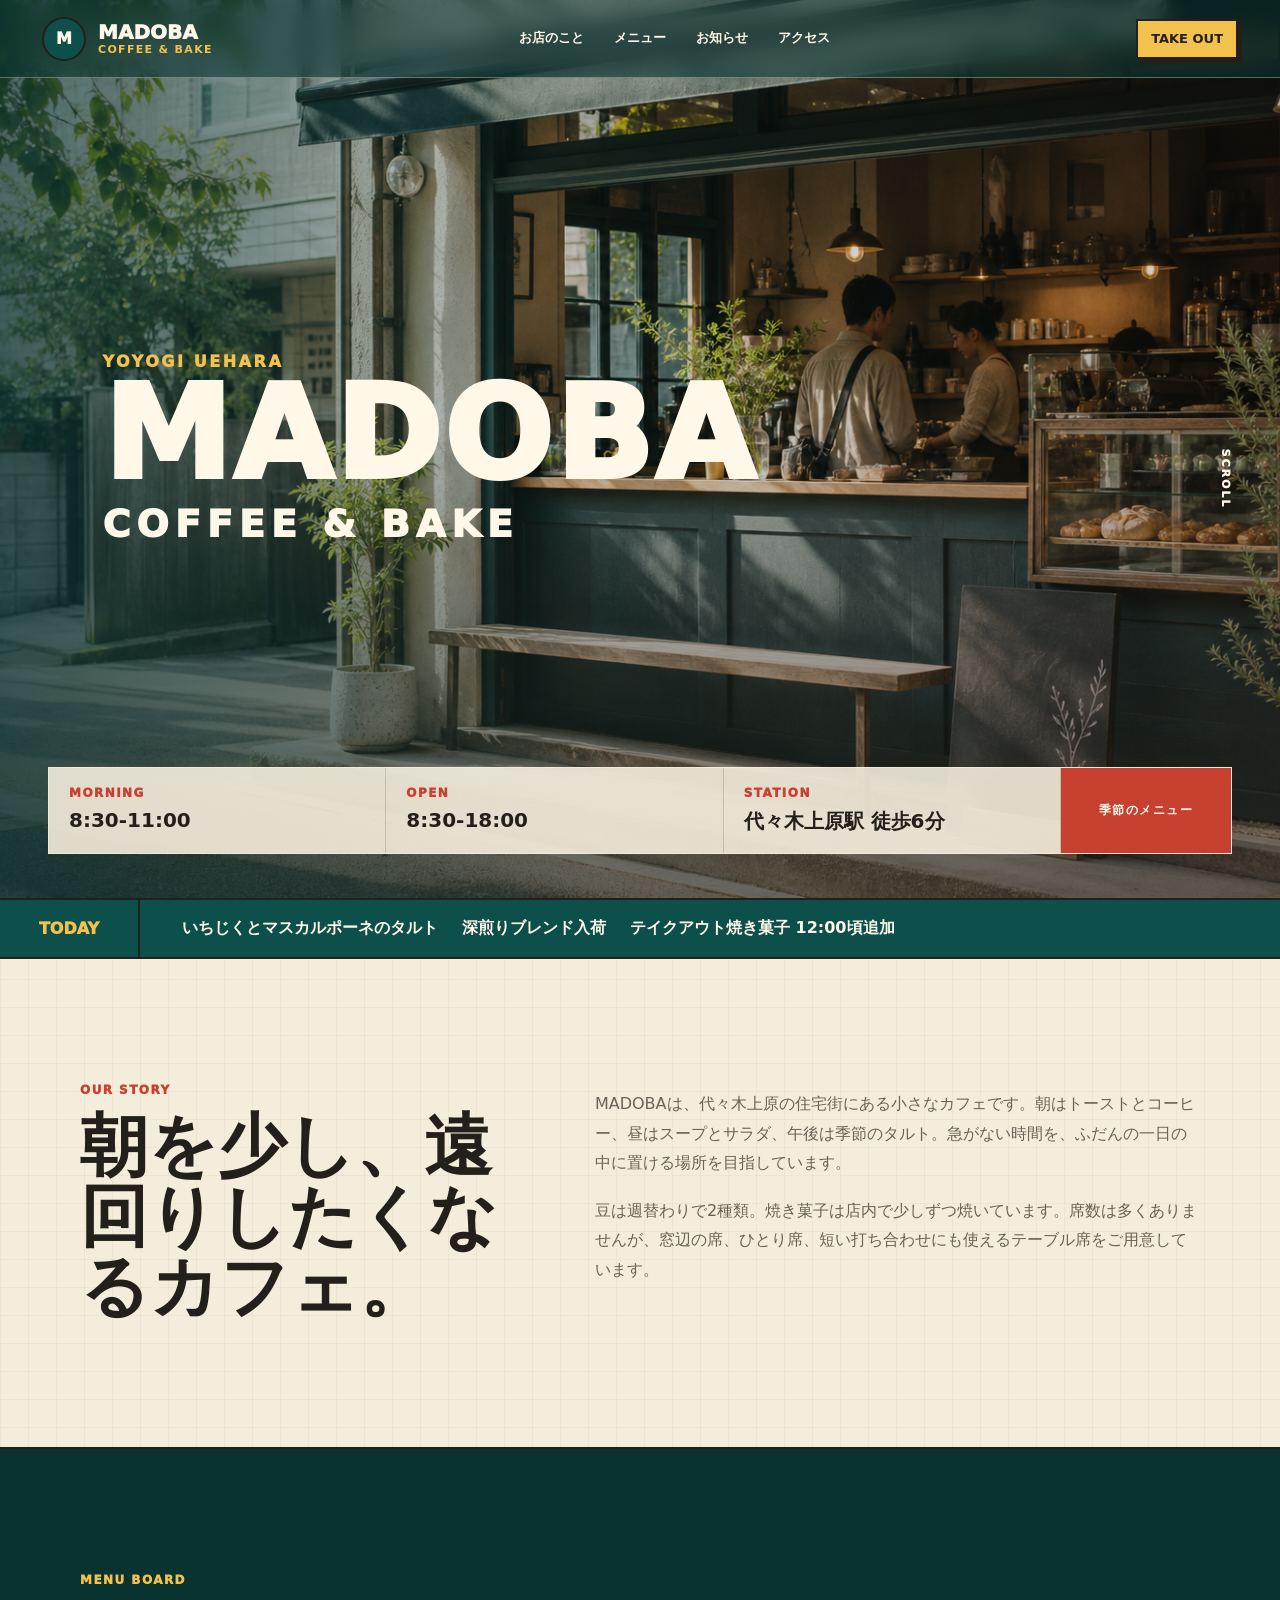
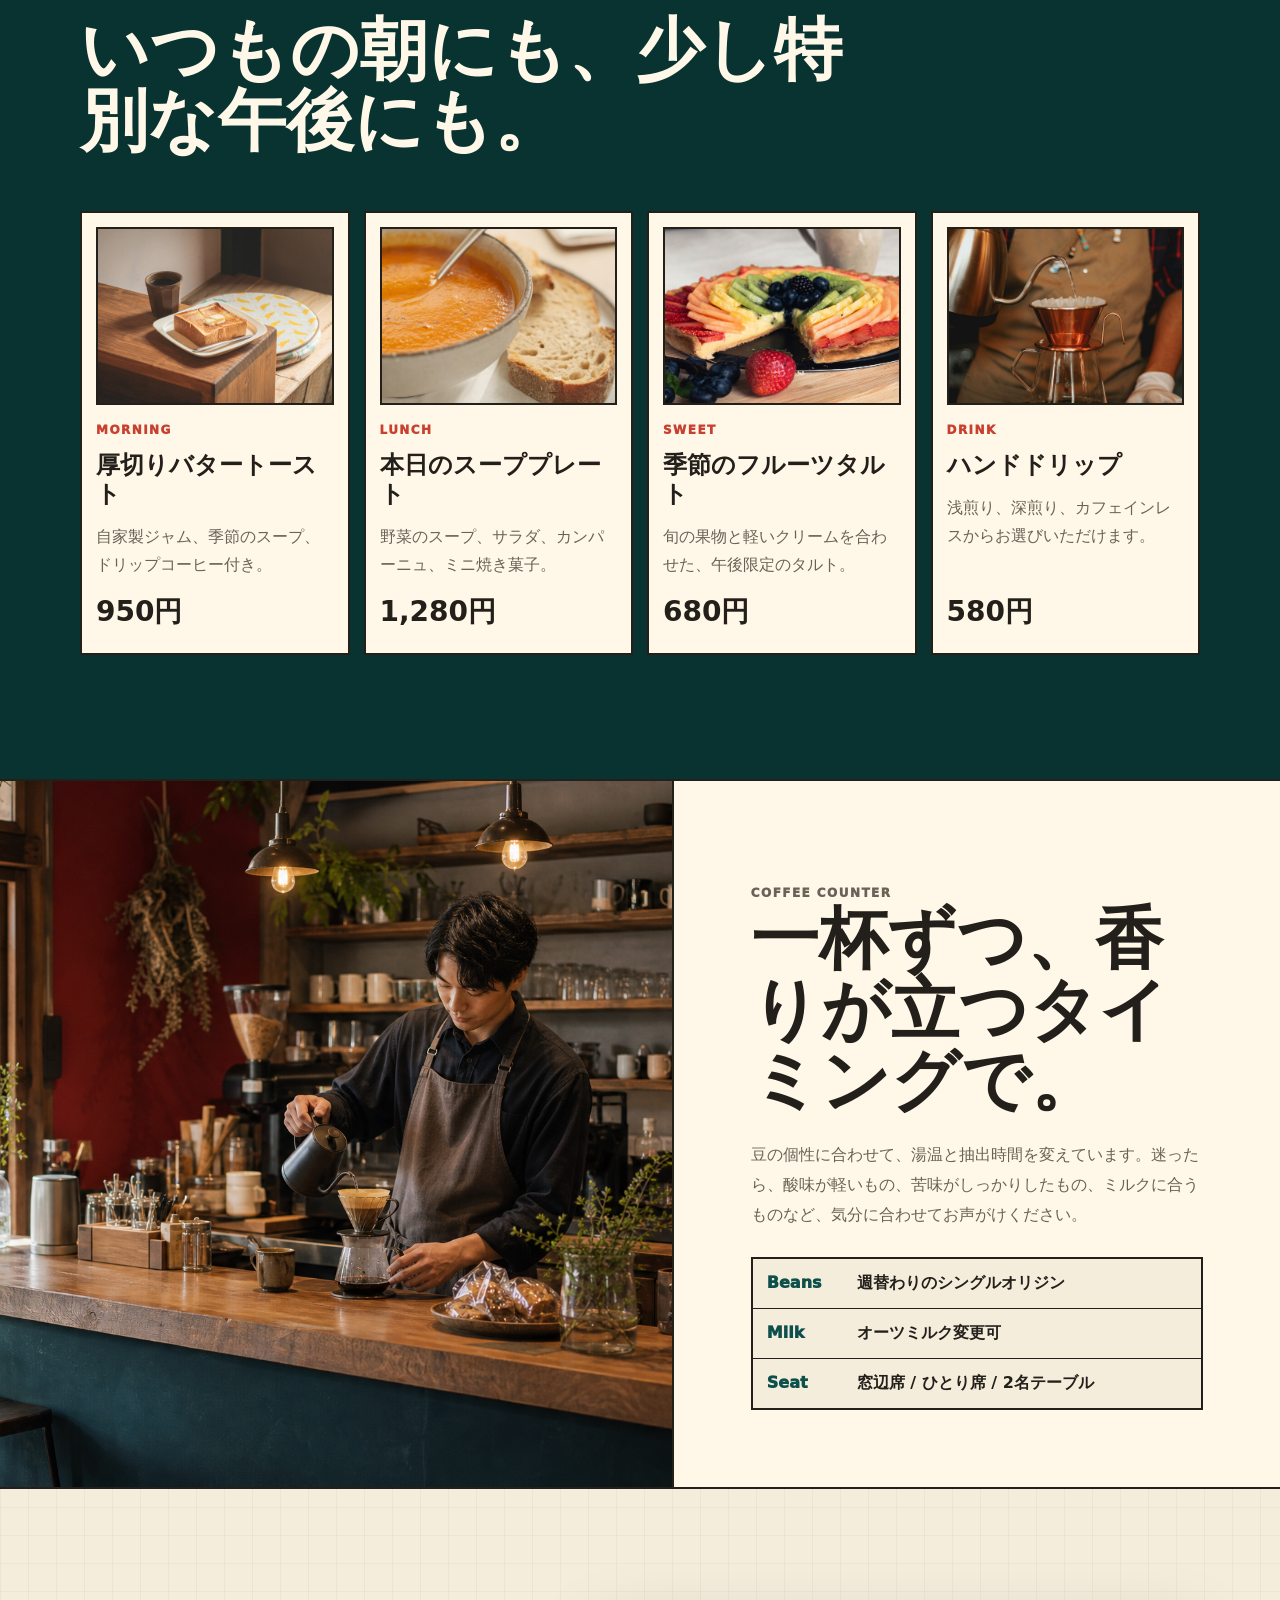
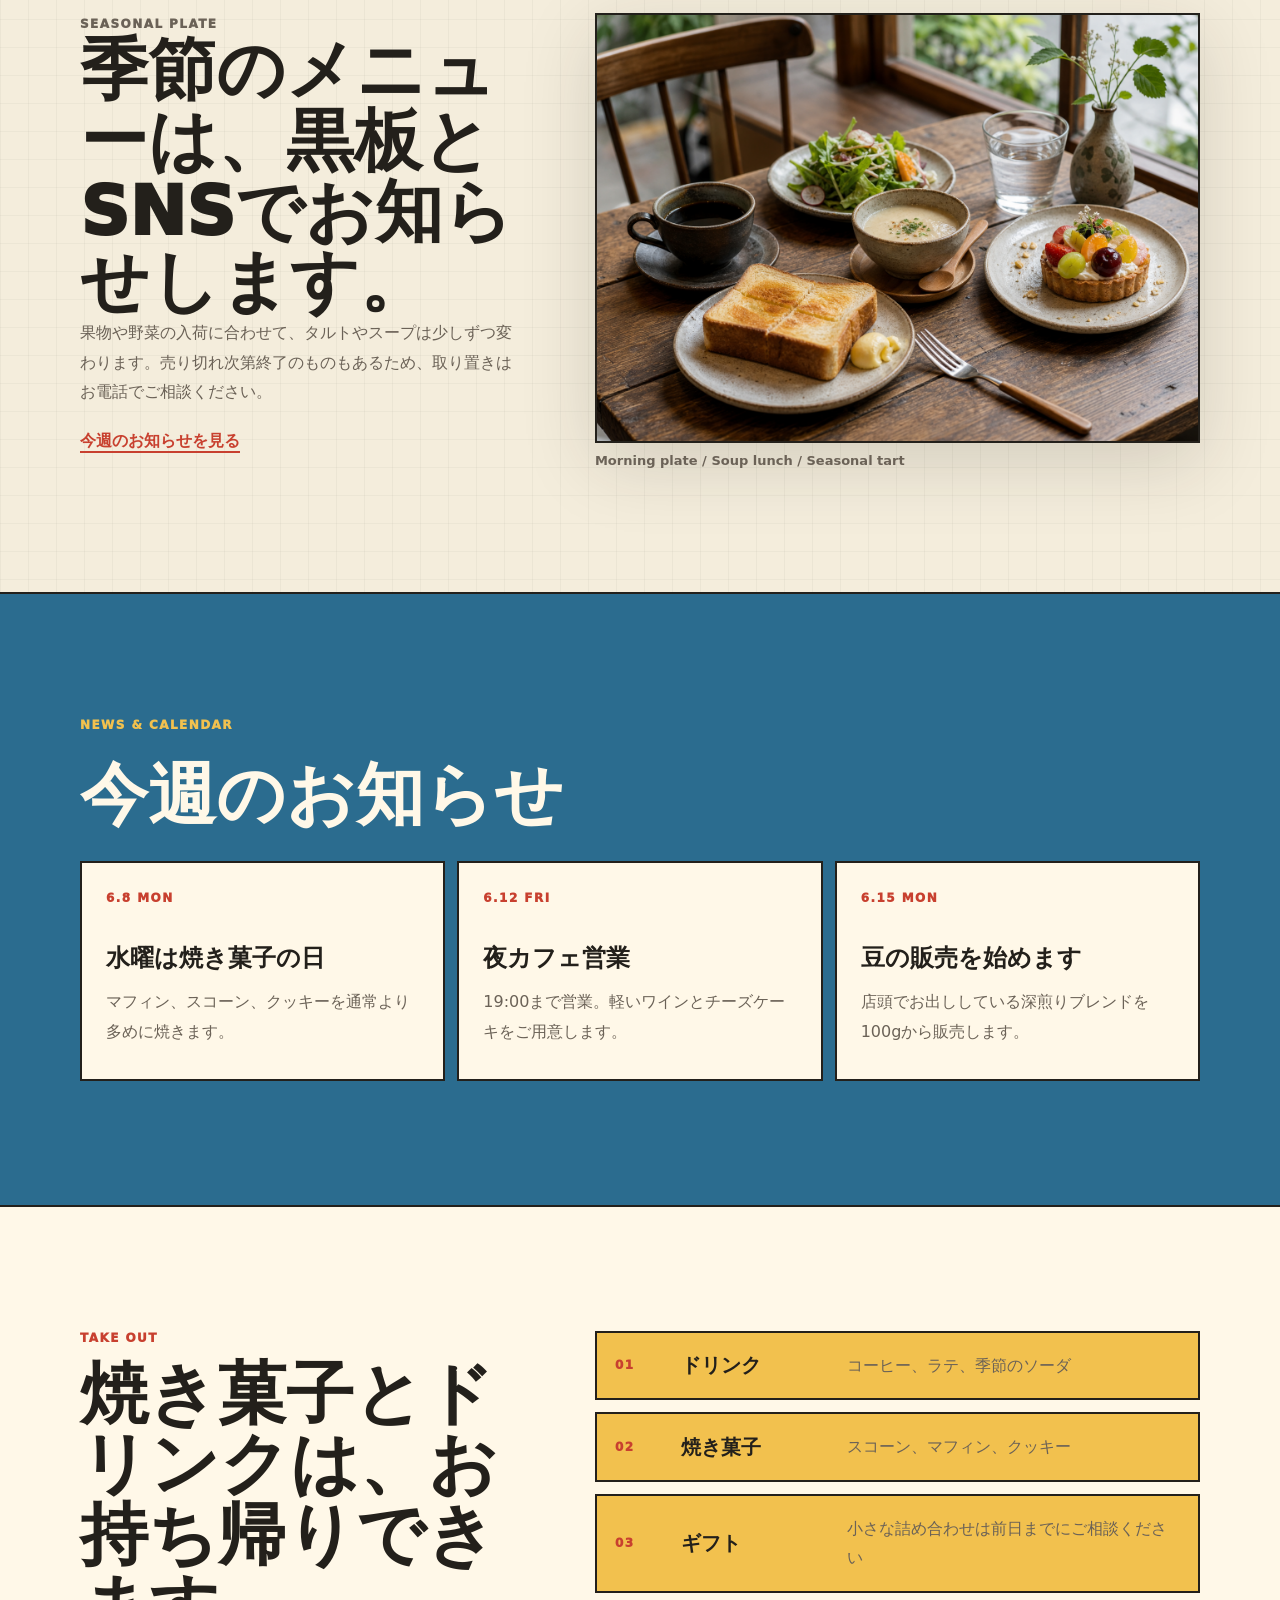
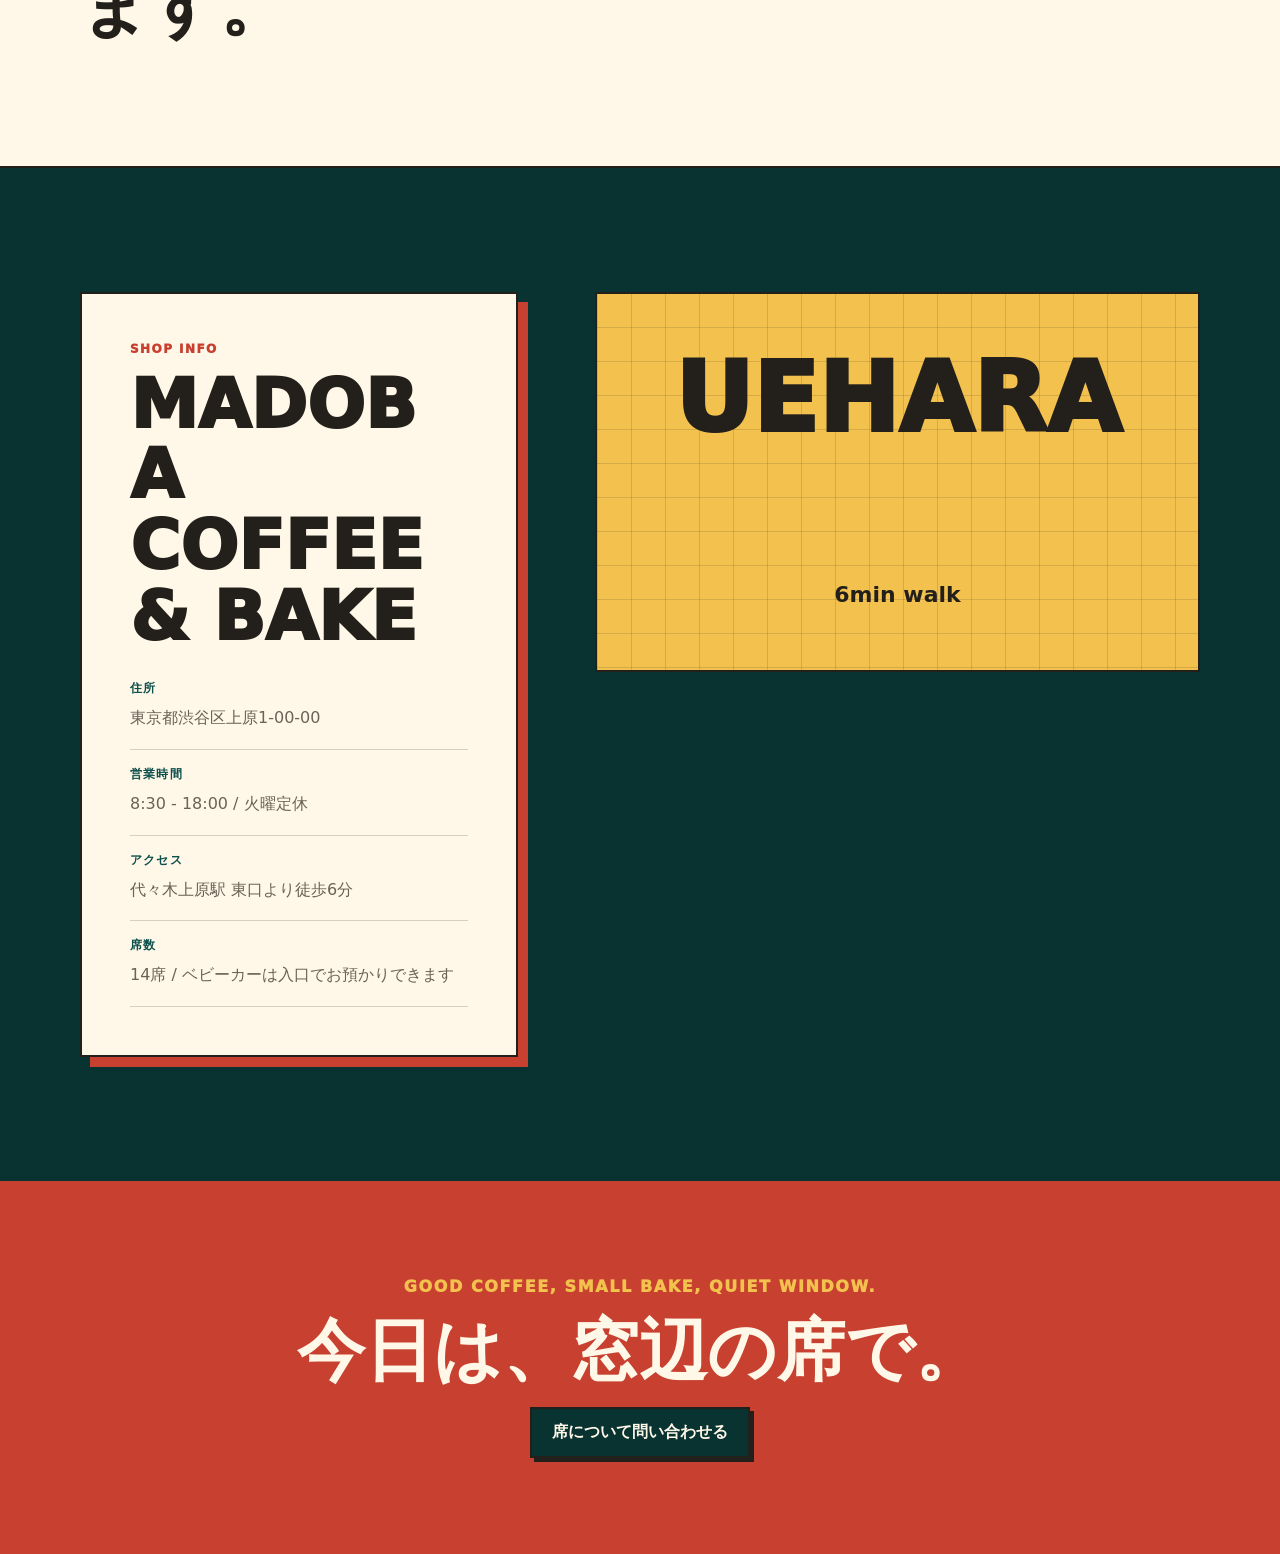
<file: demos/cafe/index.html>
<!doctype html>
<html lang="ja">
  <head>
    <meta charset="utf-8">
    <meta name="viewport" content="width=device-width, initial-scale=1">
    <title>MADOBA COFFEE & BAKE | 代々木上原のカフェ</title>
    <meta name="description" content="代々木上原の路地にあるMADOBA COFFEE & BAKE。朝のトースト、季節のタルト、ハンドドリップコーヒーをゆっくり楽しめるカフェです。">
    <link rel="stylesheet" href="styles.css">
  </head>
  <body>
    <header class="site-header">
      <a class="brand" href="#top" aria-label="MADOBA COFFEE & BAKE トップへ">
        <span class="brand-mark">M</span>
        <span>
          <strong>MADOBA</strong>
          <small>COFFEE & BAKE</small>
        </span>
      </a>
      <nav class="site-nav" aria-label="主要メニュー">
        <a href="#story">お店のこと</a>
        <a href="#menu">メニュー</a>
        <a href="#news">お知らせ</a>
        <a href="#access">アクセス</a>
      </nav>
      <a class="header-ticket" href="#takeout">TAKE OUT</a>
    </header>

    <main id="top">
      <section class="hero">
        <img class="hero-bg" src="../../assets/cafe-demo/hero.png" alt="路地に面した小さなカフェの外観とカウンター">
        <div class="hero-veil"></div>
        <div class="hero-sign" aria-label="MADOBA COFFEE & BAKE">
          <p class="hero-small">Yoyogi Uehara</p>
          <h1>MADOBA</h1>
          <p class="hero-sub">Coffee & Bake</p>
        </div>
        <div class="hero-info" aria-label="営業情報">
          <div class="hero-note">
            <span>Morning</span>
            <strong>8:30-11:00</strong>
          </div>
          <div class="hero-note">
            <span>Open</span>
            <strong>8:30-18:00</strong>
          </div>
          <div class="hero-note">
            <span>Station</span>
            <strong>代々木上原駅 徒歩6分</strong>
          </div>
          <a class="hero-mini-link" href="#menu">季節のメニュー</a>
        </div>
        <a class="hero-scroll" href="#story" aria-label="お店のことへ移動">SCROLL</a>
      </section>

      <section class="notice-strip" aria-label="本日の案内">
        <p>Today</p>
        <ul>
          <li>いちじくとマスカルポーネのタルト</li>
          <li>深煎りブレンド入荷</li>
          <li>テイクアウト焼き菓子 12:00頃追加</li>
        </ul>
      </section>

      <section class="section story" id="story">
        <div class="container story-grid">
          <div>
            <p class="eyebrow">Our story</p>
            <h2>朝を少し、遠回りしたくなるカフェ。</h2>
          </div>
          <div class="story-copy">
            <p>MADOBAは、代々木上原の住宅街にある小さなカフェです。朝はトーストとコーヒー、昼はスープとサラダ、午後は季節のタルト。急がない時間を、ふだんの一日の中に置ける場所を目指しています。</p>
            <p>豆は週替わりで2種類。焼き菓子は店内で少しずつ焼いています。席数は多くありませんが、窓辺の席、ひとり席、短い打ち合わせにも使えるテーブル席をご用意しています。</p>
          </div>
        </div>
      </section>

      <section class="section menu" id="menu">
        <div class="container">
          <div class="section-head">
            <p class="eyebrow">Menu board</p>
            <h2>いつもの朝にも、少し特別な午後にも。</h2>
          </div>
          <div class="menu-board">
            <article>
              <figure class="menu-photo">
                <img src="../../assets/cafe-demo/menu-toast-free.jpg" alt="厚切りバタートーストとコーヒーのモーニングセット">
              </figure>
              <span>Morning</span>
              <h3>厚切りバタートースト</h3>
              <p>自家製ジャム、季節のスープ、ドリップコーヒー付き。</p>
              <strong>950円</strong>
            </article>
            <article>
              <figure class="menu-photo lunch">
                <img src="../../assets/cafe-demo/menu-lunch-free.jpg" alt="スープとパンのランチプレート">
              </figure>
              <span>Lunch</span>
              <h3>本日のスーププレート</h3>
              <p>野菜のスープ、サラダ、カンパーニュ、ミニ焼き菓子。</p>
              <strong>1,280円</strong>
            </article>
            <article>
              <figure class="menu-photo sweet">
                <img src="../../assets/cafe-demo/menu-tart-free.jpg" alt="季節のフルーツを使ったタルト">
              </figure>
              <span>Sweet</span>
              <h3>季節のフルーツタルト</h3>
              <p>旬の果物と軽いクリームを合わせた、午後限定のタルト。</p>
              <strong>680円</strong>
            </article>
            <article>
              <figure class="menu-photo drink">
                <img src="../../assets/cafe-demo/menu-coffee-free.jpg" alt="ハンドドリップで淹れるコーヒー">
              </figure>
              <span>Drink</span>
              <h3>ハンドドリップ</h3>
              <p>浅煎り、深煎り、カフェインレスからお選びいただけます。</p>
              <strong>580円</strong>
            </article>
          </div>
        </div>
      </section>

      <section class="section kitchen">
        <div class="kitchen-photo">
          <img src="../../assets/cafe-demo/barista.png" alt="木のカウンターでバリスタがコーヒーを淹れている様子">
        </div>
        <div class="kitchen-copy">
          <p class="eyebrow">Coffee counter</p>
          <h2>一杯ずつ、香りが立つタイミングで。</h2>
          <p>豆の個性に合わせて、湯温と抽出時間を変えています。迷ったら、酸味が軽いもの、苦味がしっかりしたもの、ミルクに合うものなど、気分に合わせてお声がけください。</p>
          <dl>
            <div>
              <dt>Beans</dt>
              <dd>週替わりのシングルオリジン</dd>
            </div>
            <div>
              <dt>Milk</dt>
              <dd>オーツミルク変更可</dd>
            </div>
            <div>
              <dt>Seat</dt>
              <dd>窓辺席 / ひとり席 / 2名テーブル</dd>
            </div>
          </dl>
        </div>
      </section>

      <section class="section seasonal">
        <div class="container seasonal-grid">
          <div class="seasonal-copy">
            <p class="eyebrow">Seasonal plate</p>
            <h2>季節のメニューは、黒板とSNSでお知らせします。</h2>
            <p>果物や野菜の入荷に合わせて、タルトやスープは少しずつ変わります。売り切れ次第終了のものもあるため、取り置きはお電話でご相談ください。</p>
            <a class="text-link" href="#news">今週のお知らせを見る</a>
          </div>
          <figure>
            <img src="../../assets/cafe-demo/menu.png" alt="コーヒー、トースト、スープ、タルトが並ぶカフェメニュー">
            <figcaption>Morning plate / Soup lunch / Seasonal tart</figcaption>
          </figure>
        </div>
      </section>

      <section class="section news" id="news">
        <div class="container">
          <div class="section-head compact">
            <p class="eyebrow">News & calendar</p>
            <h2>今週のお知らせ</h2>
          </div>
          <div class="news-grid">
            <article>
              <time datetime="2026-06-08">6.8 Mon</time>
              <h3>水曜は焼き菓子の日</h3>
              <p>マフィン、スコーン、クッキーを通常より多めに焼きます。</p>
            </article>
            <article>
              <time datetime="2026-06-12">6.12 Fri</time>
              <h3>夜カフェ営業</h3>
              <p>19:00まで営業。軽いワインとチーズケーキをご用意します。</p>
            </article>
            <article>
              <time datetime="2026-06-15">6.15 Mon</time>
              <h3>豆の販売を始めます</h3>
              <p>店頭でお出ししている深煎りブレンドを100gから販売します。</p>
            </article>
          </div>
        </div>
      </section>

      <section class="section takeout" id="takeout">
        <div class="container takeout-grid">
          <div>
            <p class="eyebrow">Take out</p>
            <h2>焼き菓子とドリンクは、お持ち帰りできます。</h2>
          </div>
          <div class="ticket-list">
            <article>
              <span>01</span>
              <strong>ドリンク</strong>
              <p>コーヒー、ラテ、季節のソーダ</p>
            </article>
            <article>
              <span>02</span>
              <strong>焼き菓子</strong>
              <p>スコーン、マフィン、クッキー</p>
            </article>
            <article>
              <span>03</span>
              <strong>ギフト</strong>
              <p>小さな詰め合わせは前日までにご相談ください</p>
            </article>
          </div>
        </div>
      </section>

      <section class="section access" id="access">
        <div class="container access-grid">
          <div class="shop-card">
            <p class="eyebrow">Shop info</p>
            <h2>MADOBA COFFEE & BAKE</h2>
            <dl>
              <div>
                <dt>住所</dt>
                <dd>東京都渋谷区上原1-00-00</dd>
              </div>
              <div>
                <dt>営業時間</dt>
                <dd>8:30 - 18:00 / 火曜定休</dd>
              </div>
              <div>
                <dt>アクセス</dt>
                <dd>代々木上原駅 東口より徒歩6分</dd>
              </div>
              <div>
                <dt>席数</dt>
                <dd>14席 / ベビーカーは入口でお預かりできます</dd>
              </div>
            </dl>
          </div>
          <div class="map-card" aria-label="代々木上原周辺の地図イメージ">
            <span>UEHARA</span>
            <strong>6min walk</strong>
          </div>
        </div>
      </section>

      <section class="closing">
        <p>Good coffee, small bake, quiet window.</p>
        <h2>今日は、窓辺の席で。</h2>
        <a class="button primary" href="tel:0300000000">席について問い合わせる</a>
      </section>
    </main>
  </body>
</html>
</file>
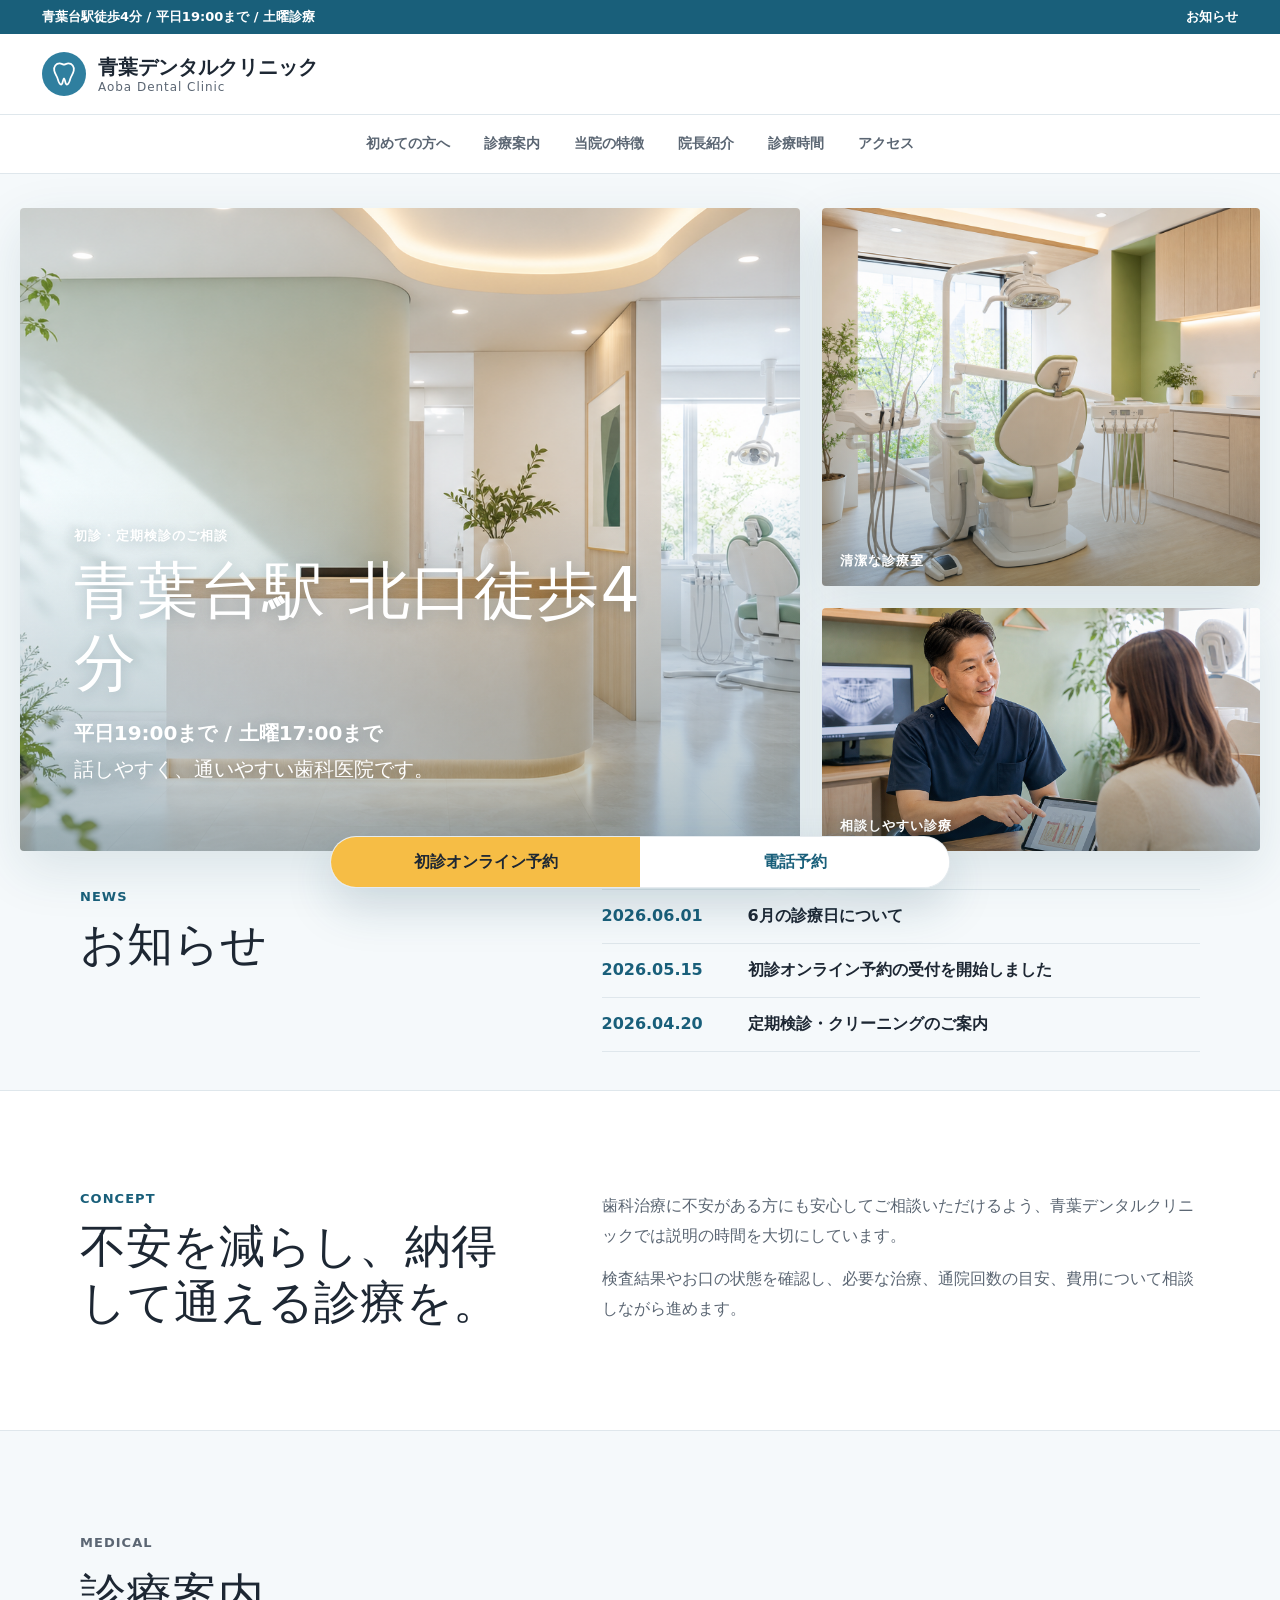
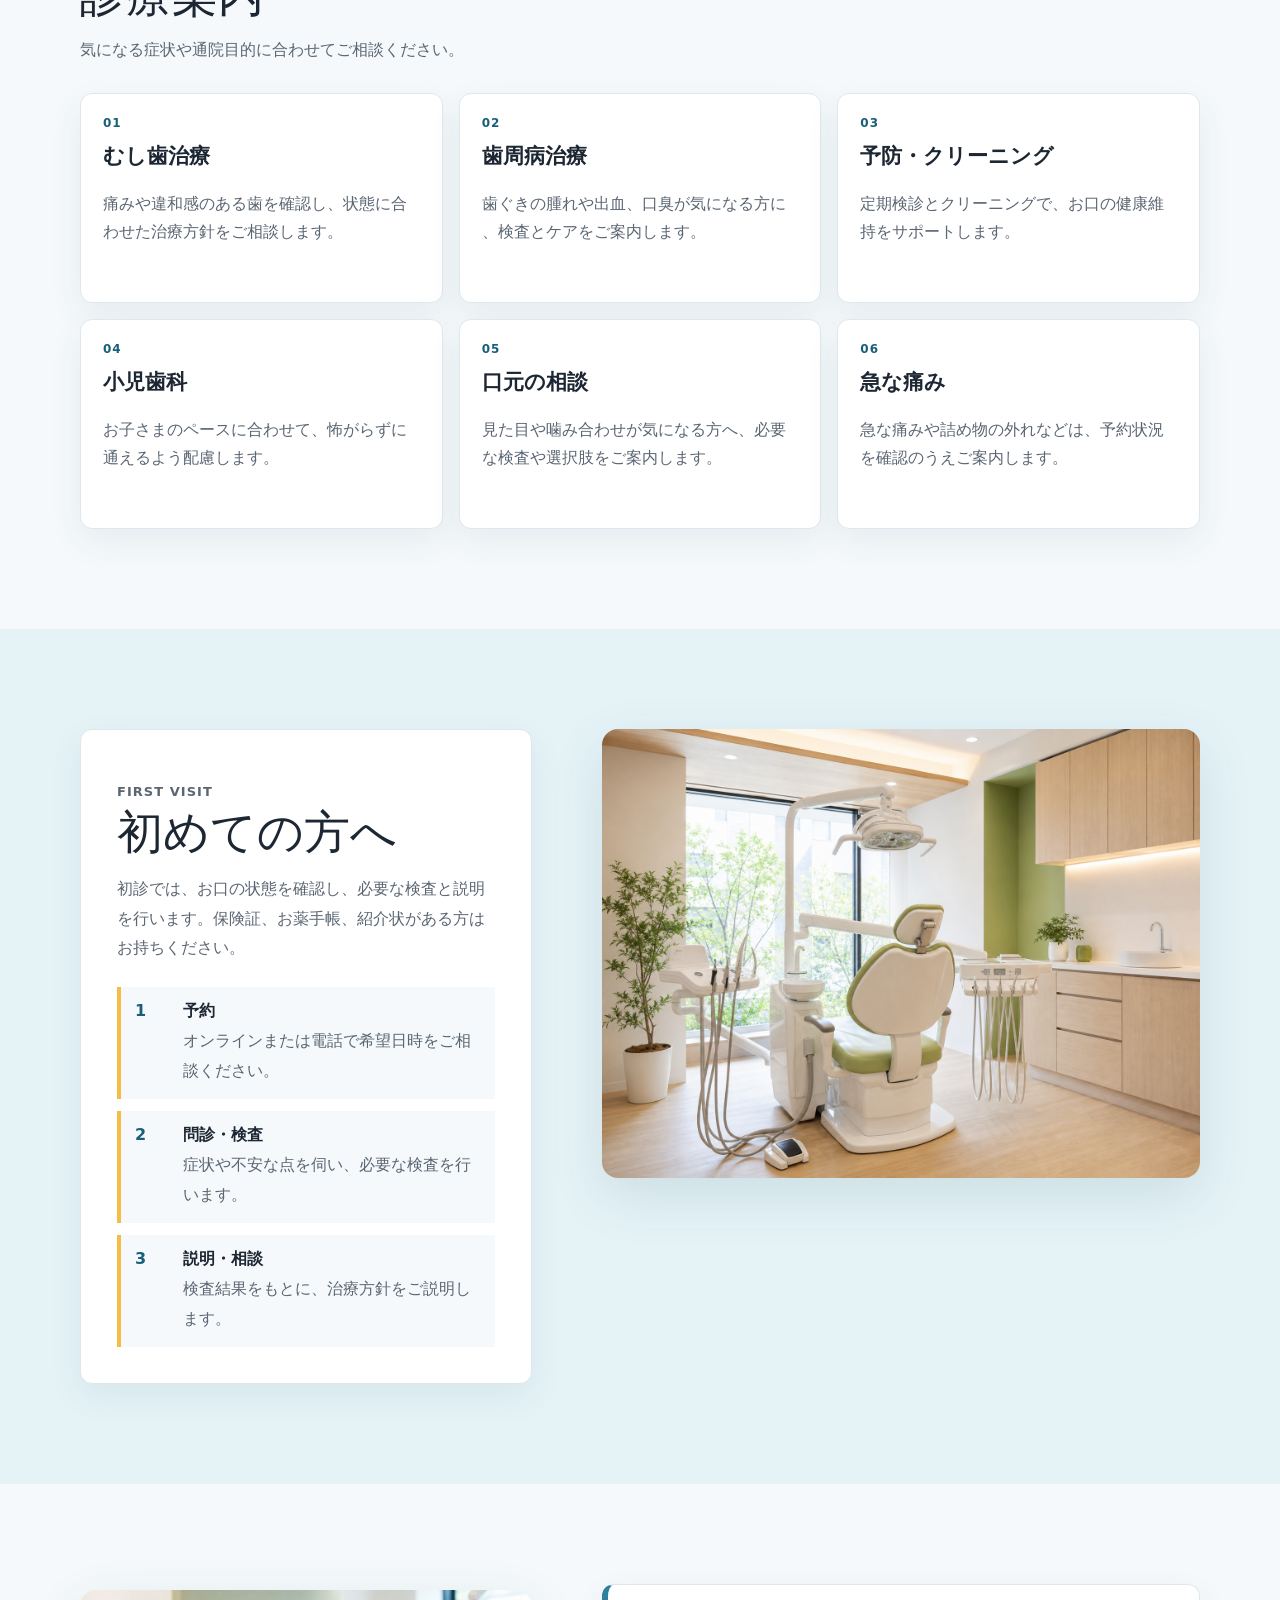
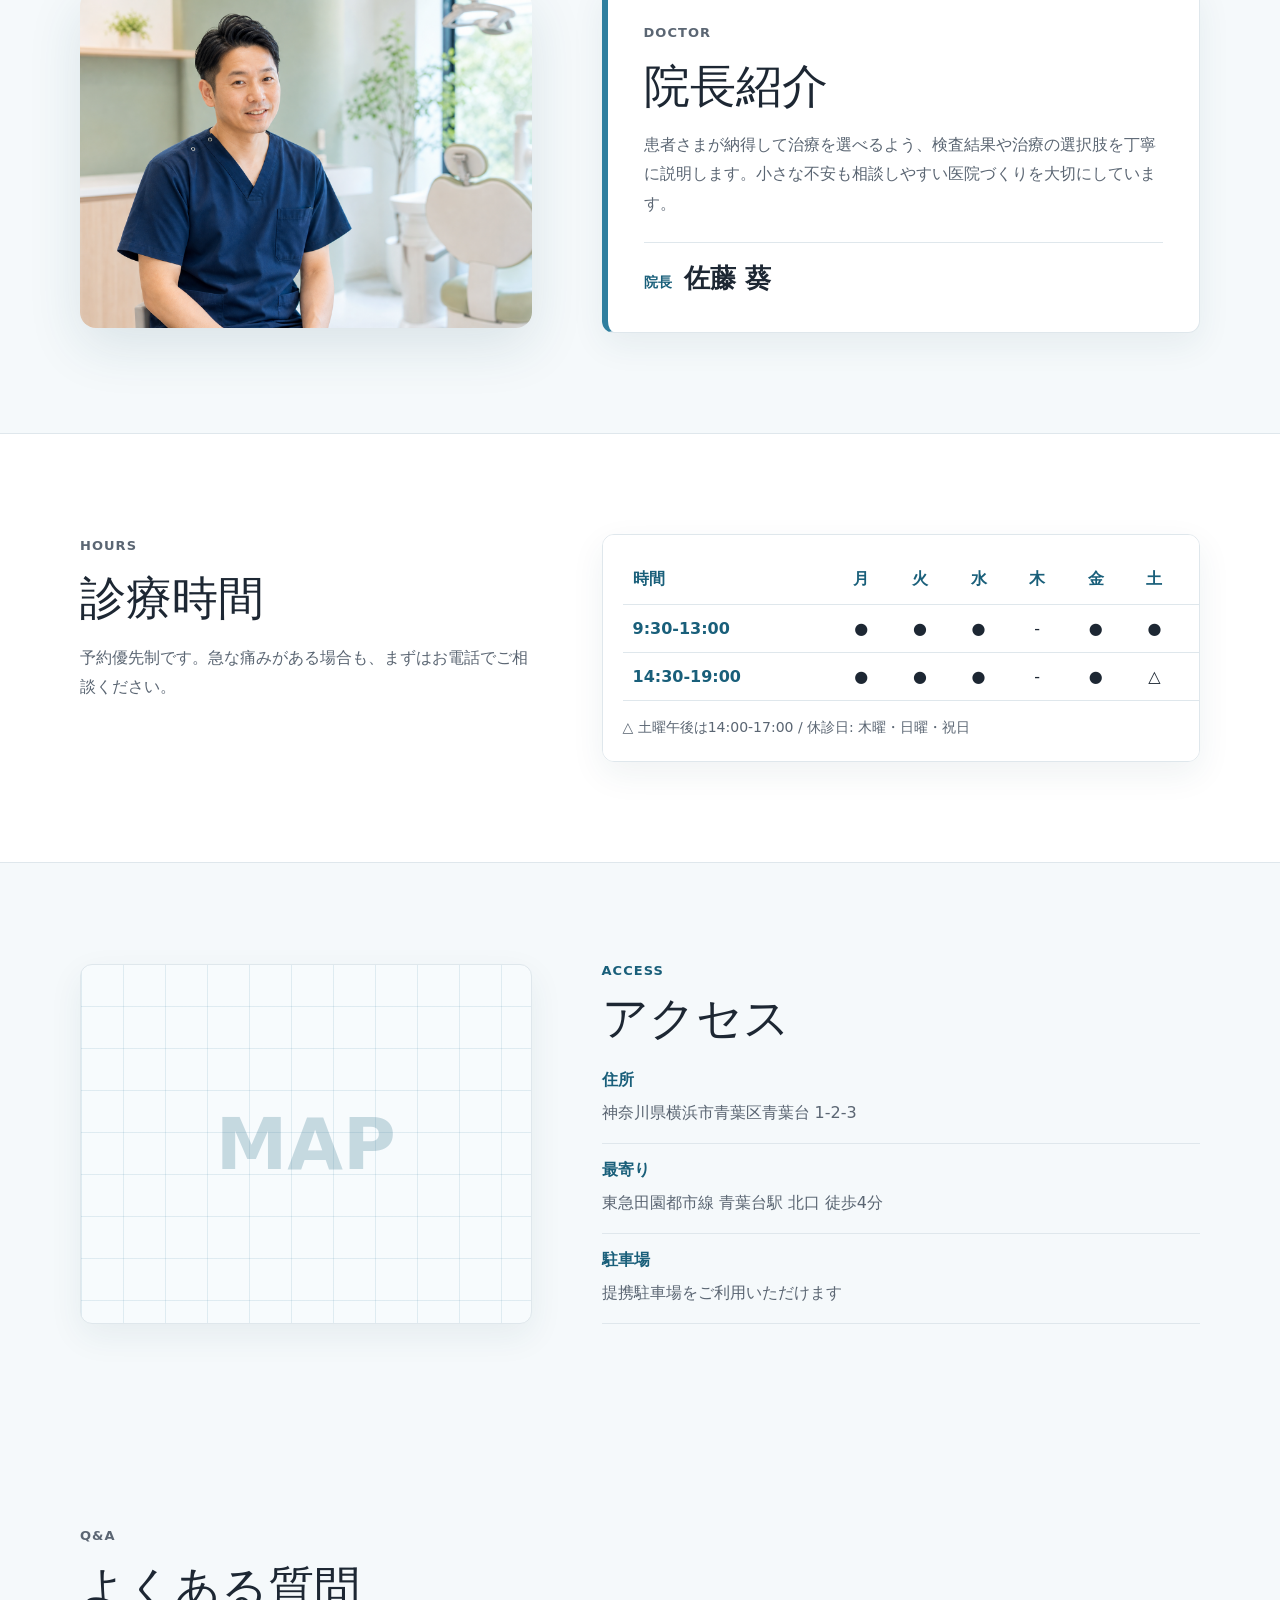
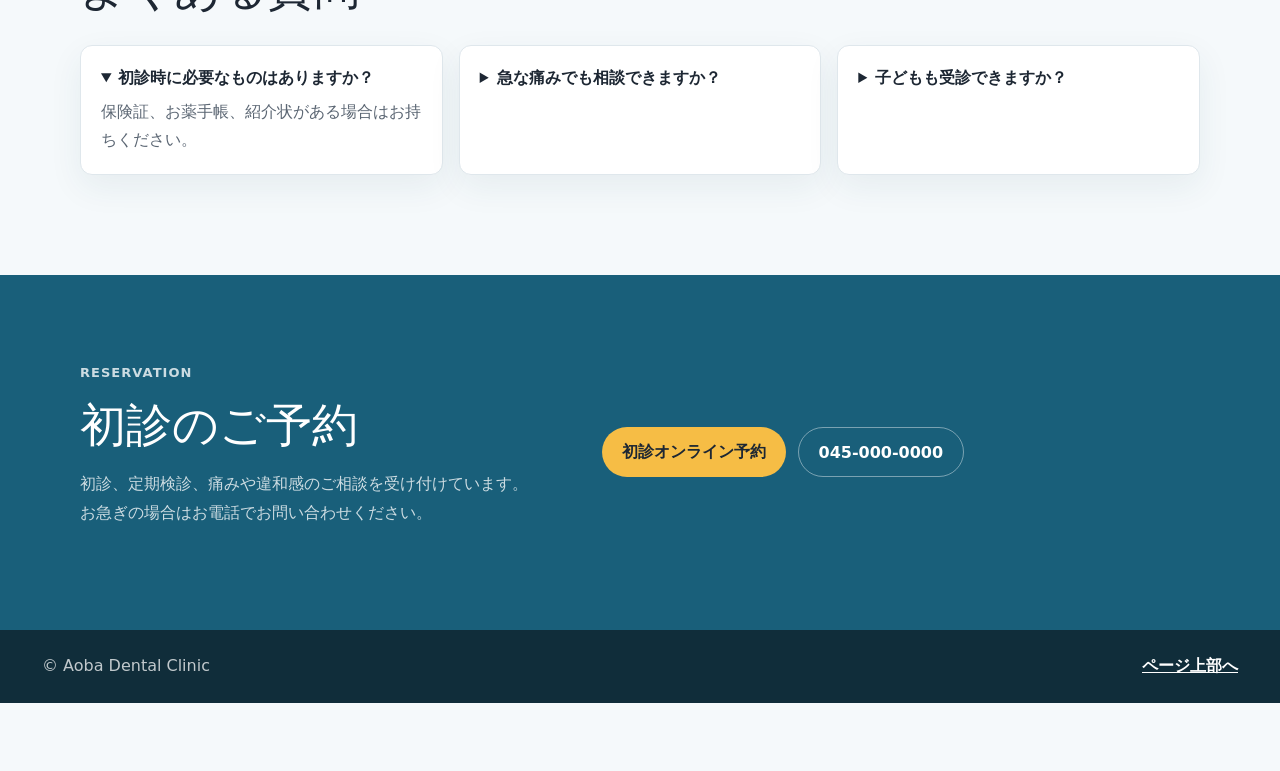
<file: demos/clinic/index.html>
<!doctype html>
<html lang="ja">
  <head>
    <meta charset="utf-8">
    <meta name="viewport" content="width=device-width, initial-scale=1">
    <title>青葉デンタルクリニック | 青葉台駅徒歩4分の歯科医院</title>
    <meta name="description" content="青葉台駅徒歩4分の青葉デンタルクリニック。むし歯、歯周病、予防、クリーニング、小児歯科のご相談を受け付けています。">
    <link rel="stylesheet" href="styles.css">
  </head>
  <body>
    <div class="topbar">
      <p>青葉台駅徒歩4分 / 平日19:00まで / 土曜診療</p>
      <a href="#news">お知らせ</a>
    </div>

    <header class="site-header">
      <a class="brand" href="#top" aria-label="青葉デンタルクリニック トップへ">
        <span class="brand-mark" aria-hidden="true">
          <svg viewBox="0 0 48 48" role="img">
            <path d="M16.4 5.9c3.5 0 5.5 2.1 7.6 2.1s4.1-2.1 7.6-2.1c6.2 0 10.3 5.3 9.1 12.2-.8 4.8-3.7 8.2-5.4 12.8-1.7 4.5-2.4 11.2-6.2 11.2-2.4 0-2.7-4.2-3.5-7.2-.5-1.9-1-3.4-1.6-3.4s-1.1 1.5-1.6 3.4c-.8 3-1.1 7.2-3.5 7.2-3.8 0-4.5-6.7-6.2-11.2-1.7-4.6-4.6-8-5.4-12.8C6.1 11.2 10.2 5.9 16.4 5.9Z"></path>
          </svg>
        </span>
        <span>
          <strong>青葉デンタルクリニック</strong>
          <small>Aoba Dental Clinic</small>
        </span>
      </a>
      <button class="nav-toggle" type="button" aria-expanded="false" aria-controls="clinic-nav-links">
        <span class="nav-toggle-lines" aria-hidden="true"><span></span><span></span><span></span></span>
        <span>メニュー</span>
      </button>
    </header>

    <nav class="global-nav" aria-label="主要メニュー">
      <div class="nav-links" id="clinic-nav-links">
        <a href="#first">初めての方へ</a>
        <a href="#care">診療案内</a>
        <a href="#policy">当院の特徴</a>
        <a href="#doctor">院長紹介</a>
        <a href="#hours">診療時間</a>
        <a href="#access">アクセス</a>
      </div>
    </nav>

    <main id="top">
      <section class="hero">
        <div class="hero-stage" aria-label="医院の紹介">
          <figure class="hero-panel hero-main">
            <img src="../../assets/clinic-demo/clinic-hero.png" alt="青葉デンタルクリニックの受付と待合">
            <figcaption class="hero-title">
              <span>初診・定期検診のご相談</span>
              <h1>青葉台駅 北口徒歩4分</h1>
              <p><strong>平日19:00まで / 土曜17:00まで</strong><br>話しやすく、通いやすい歯科医院です。</p>
            </figcaption>
          </figure>
          <figure class="hero-panel hero-room">
            <img src="../../assets/clinic-demo/clinic-room.png" alt="明るい診療室">
            <figcaption>清潔な診療室</figcaption>
          </figure>
          <figure class="hero-panel hero-doctor">
            <img src="../../assets/clinic-demo/clinic-consultation.png" alt="歯科医師が患者に説明している様子">
            <figcaption>相談しやすい診療</figcaption>
          </figure>
        </div>
      </section>

      <section class="section news" id="news">
        <div class="container news-layout">
          <div>
            <p class="section-label">News</p>
            <h2>お知らせ</h2>
          </div>
          <ul class="news-list">
            <li><time datetime="2026-06-01">2026.06.01</time><a href="#">6月の診療日について</a></li>
            <li><time datetime="2026-05-15">2026.05.15</time><a href="#">初診オンライン予約の受付を開始しました</a></li>
            <li><time datetime="2026-04-20">2026.04.20</time><a href="#">定期検診・クリーニングのご案内</a></li>
          </ul>
        </div>
      </section>

      <section class="section intro" id="policy">
        <div class="container split">
          <div>
            <p class="section-label">Concept</p>
            <h2>不安を減らし、納得して通える診療を。</h2>
          </div>
          <div class="text-block">
            <p>歯科治療に不安がある方にも安心してご相談いただけるよう、青葉デンタルクリニックでは説明の時間を大切にしています。</p>
            <p>検査結果やお口の状態を確認し、必要な治療、通院回数の目安、費用について相談しながら進めます。</p>
          </div>
        </div>
      </section>

      <section class="section care" id="care">
        <div class="container">
          <div class="section-head">
            <p class="section-label">Medical</p>
            <h2>診療案内</h2>
            <p>気になる症状や通院目的に合わせてご相談ください。</p>
          </div>
          <div class="care-grid">
            <article>
              <span>01</span>
              <h3>むし歯治療</h3>
              <p>痛みや違和感のある歯を確認し、状態に合わせた治療方針をご相談します。</p>
            </article>
            <article>
              <span>02</span>
              <h3>歯周病治療</h3>
              <p>歯ぐきの腫れや出血、口臭が気になる方に、検査とケアをご案内します。</p>
            </article>
            <article>
              <span>03</span>
              <h3>予防・クリーニング</h3>
              <p>定期検診とクリーニングで、お口の健康維持をサポートします。</p>
            </article>
            <article>
              <span>04</span>
              <h3>小児歯科</h3>
              <p>お子さまのペースに合わせて、怖がらずに通えるよう配慮します。</p>
            </article>
            <article>
              <span>05</span>
              <h3>口元の相談</h3>
              <p>見た目や噛み合わせが気になる方へ、必要な検査や選択肢をご案内します。</p>
            </article>
            <article>
              <span>06</span>
              <h3>急な痛み</h3>
              <p>急な痛みや詰め物の外れなどは、予約状況を確認のうえご案内します。</p>
            </article>
          </div>
        </div>
      </section>

      <section class="section first" id="first">
        <div class="container first-layout">
          <div class="first-card">
            <p class="section-label">First Visit</p>
            <h2>初めての方へ</h2>
            <p>初診では、お口の状態を確認し、必要な検査と説明を行います。保険証、お薬手帳、紹介状がある方はお持ちください。</p>
            <ol>
              <li><span>1</span><strong>予約</strong><p>オンラインまたは電話で希望日時をご相談ください。</p></li>
              <li><span>2</span><strong>問診・検査</strong><p>症状や不安な点を伺い、必要な検査を行います。</p></li>
              <li><span>3</span><strong>説明・相談</strong><p>検査結果をもとに、治療方針をご説明します。</p></li>
            </ol>
          </div>
          <img src="../../assets/clinic-demo/clinic-room.png" alt="明るい歯科診療室" class="section-photo">
        </div>
      </section>

      <section class="section doctor" id="doctor">
        <div class="container doctor-layout">
          <img src="../../assets/clinic-demo/clinic-director.png" alt="青葉デンタルクリニック院長の佐藤葵" class="section-photo">
          <div class="doctor-copy">
            <p class="section-label">Doctor</p>
            <h2>院長紹介</h2>
            <p>患者さまが納得して治療を選べるよう、検査結果や治療の選択肢を丁寧に説明します。小さな不安も相談しやすい医院づくりを大切にしています。</p>
            <div class="doctor-name">
              <span>院長</span>
              <strong>佐藤 葵</strong>
            </div>
          </div>
        </div>
      </section>

      <section class="section hours" id="hours">
        <div class="container hours-layout">
          <div>
            <p class="section-label">Hours</p>
            <h2>診療時間</h2>
            <p>予約優先制です。急な痛みがある場合も、まずはお電話でご相談ください。</p>
          </div>
          <div class="schedule">
            <table>
              <thead>
                <tr><th>時間</th><th>月</th><th>火</th><th>水</th><th>木</th><th>金</th><th>土</th><th>日</th></tr>
              </thead>
              <tbody>
                <tr><th>9:30-13:00</th><td>●</td><td>●</td><td>●</td><td>-</td><td>●</td><td>●</td><td>-</td></tr>
                <tr><th>14:30-19:00</th><td>●</td><td>●</td><td>●</td><td>-</td><td>●</td><td>△</td><td>-</td></tr>
              </tbody>
            </table>
            <p>△ 土曜午後は14:00-17:00 / 休診日: 木曜・日曜・祝日</p>
          </div>
        </div>
      </section>

      <section class="section access" id="access">
        <div class="container access-layout">
          <div class="map-card" aria-hidden="true">
            <span>MAP</span>
          </div>
          <div>
            <p class="section-label">Access</p>
            <h2>アクセス</h2>
            <dl class="access-list">
              <div><dt>住所</dt><dd>神奈川県横浜市青葉区青葉台 1-2-3</dd></div>
              <div><dt>最寄り</dt><dd>東急田園都市線 青葉台駅 北口 徒歩4分</dd></div>
              <div><dt>駐車場</dt><dd>提携駐車場をご利用いただけます</dd></div>
            </dl>
          </div>
        </div>
      </section>

      <section class="section faq">
        <div class="container">
          <div class="section-head">
            <p class="section-label">Q&A</p>
            <h2>よくある質問</h2>
          </div>
          <div class="faq-list">
            <details open>
              <summary>初診時に必要なものはありますか？</summary>
              <p>保険証、お薬手帳、紹介状がある場合はお持ちください。</p>
            </details>
            <details>
              <summary>急な痛みでも相談できますか？</summary>
              <p>予約状況によりご案内可能です。まずはお電話でご相談ください。</p>
            </details>
            <details>
              <summary>子どもも受診できますか？</summary>
              <p>お子さまの年齢や状況に合わせて、無理のない進め方を相談します。</p>
            </details>
          </div>
        </div>
      </section>

      <section class="contact" id="contact">
        <div class="container contact-layout">
          <div>
            <p class="section-label">Reservation</p>
            <h2>初診のご予約</h2>
            <p>初診、定期検診、痛みや違和感のご相談を受け付けています。お急ぎの場合はお電話でお問い合わせください。</p>
          </div>
          <div class="contact-actions">
            <a class="button reserve" href="#">初診オンライン予約</a>
            <a class="button outline" href="tel:0450000000">045-000-0000</a>
          </div>
        </div>
      </section>
    </main>

    <footer>
      <p>© Aoba Dental Clinic</p>
      <a href="#top">ページ上部へ</a>
    </footer>
    <div class="reservation-bar" aria-label="予約とお問い合わせ">
      <a class="reservation-online" href="#contact">初診オンライン予約</a>
      <a class="reservation-phone" href="tel:0450000000" aria-label="電話予約 045-000-0000">電話予約</a>
    </div>
    <script>
      const nav = document.querySelector(".global-nav");
      const navToggle = document.querySelector(".nav-toggle");
      const navLinks = document.querySelectorAll(".nav-links a");

      navToggle?.addEventListener("click", () => {
        const isOpen = nav?.classList.toggle("is-open");
        navToggle.setAttribute("aria-expanded", String(isOpen));
      });

      navLinks.forEach((link) => {
        link.addEventListener("click", () => {
          nav?.classList.remove("is-open");
          navToggle?.setAttribute("aria-expanded", "false");
        });
      });
    </script>
  </body>
</html>
</file>
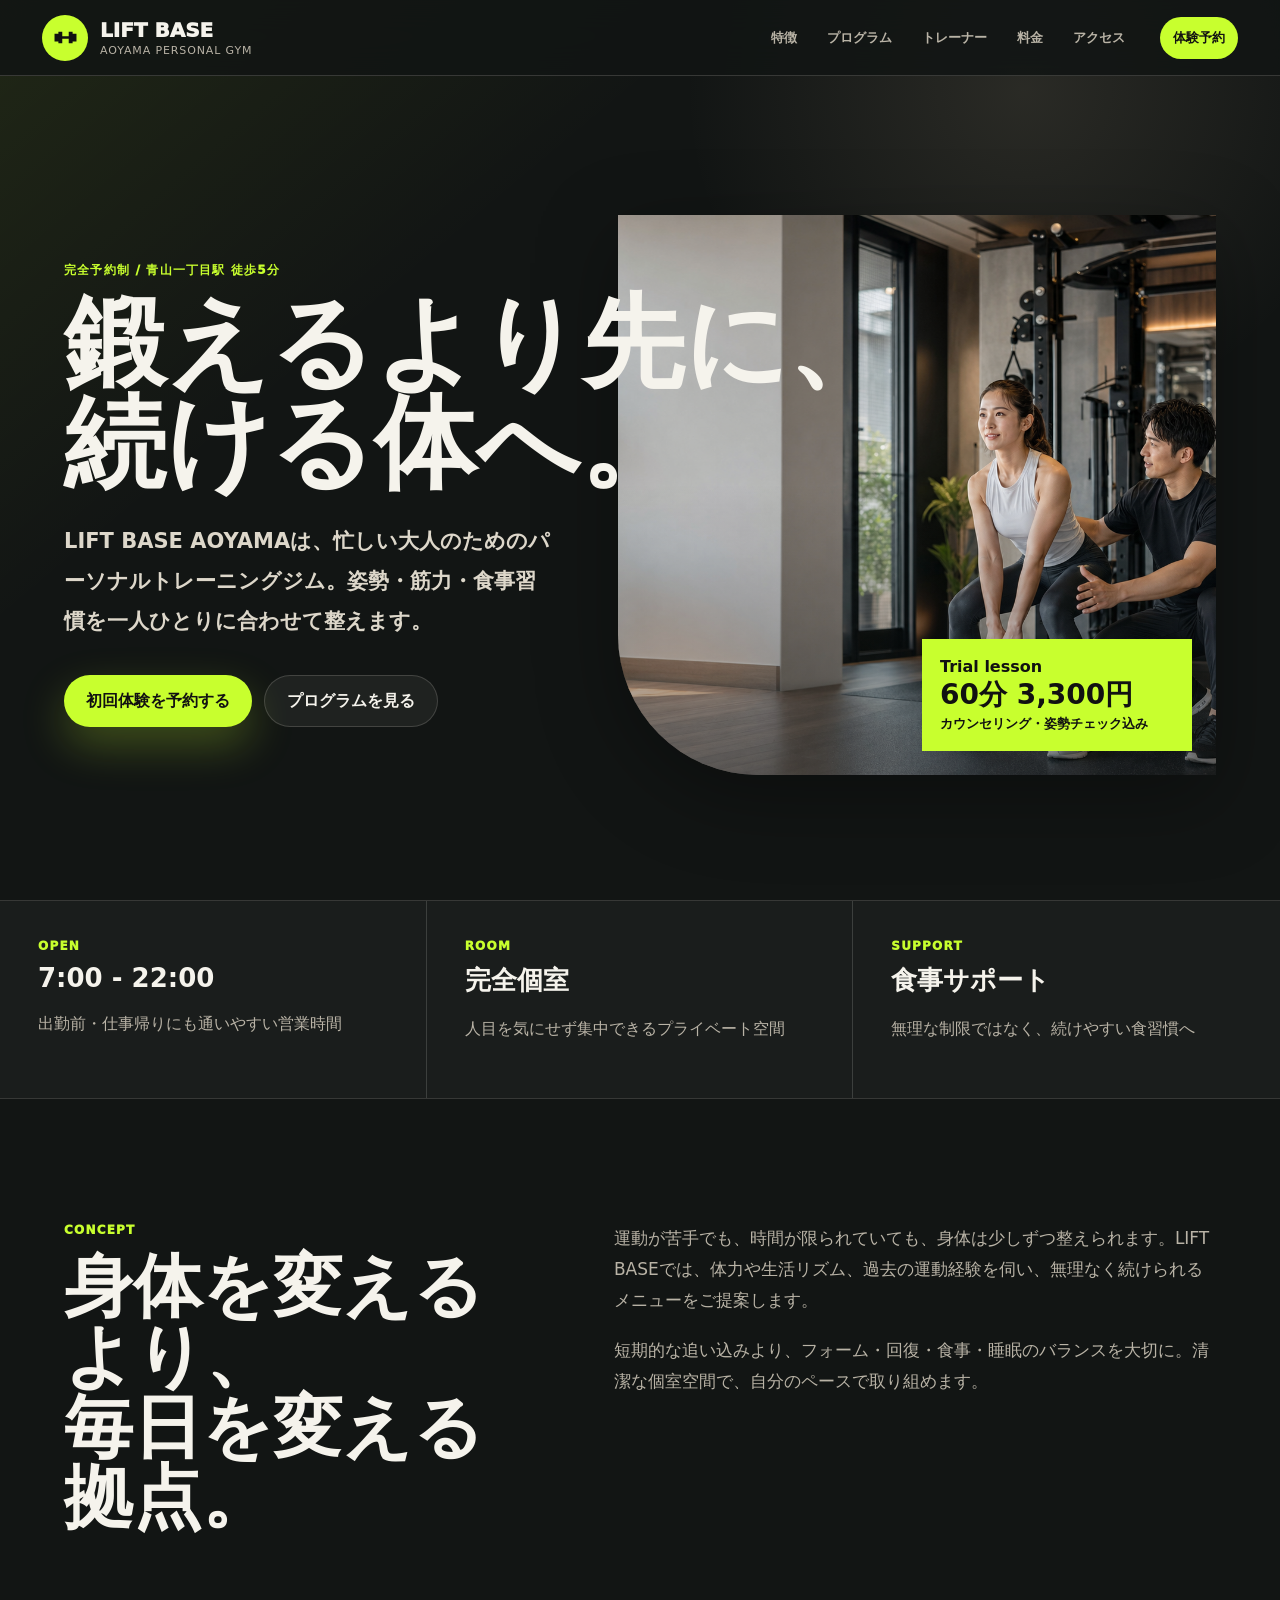
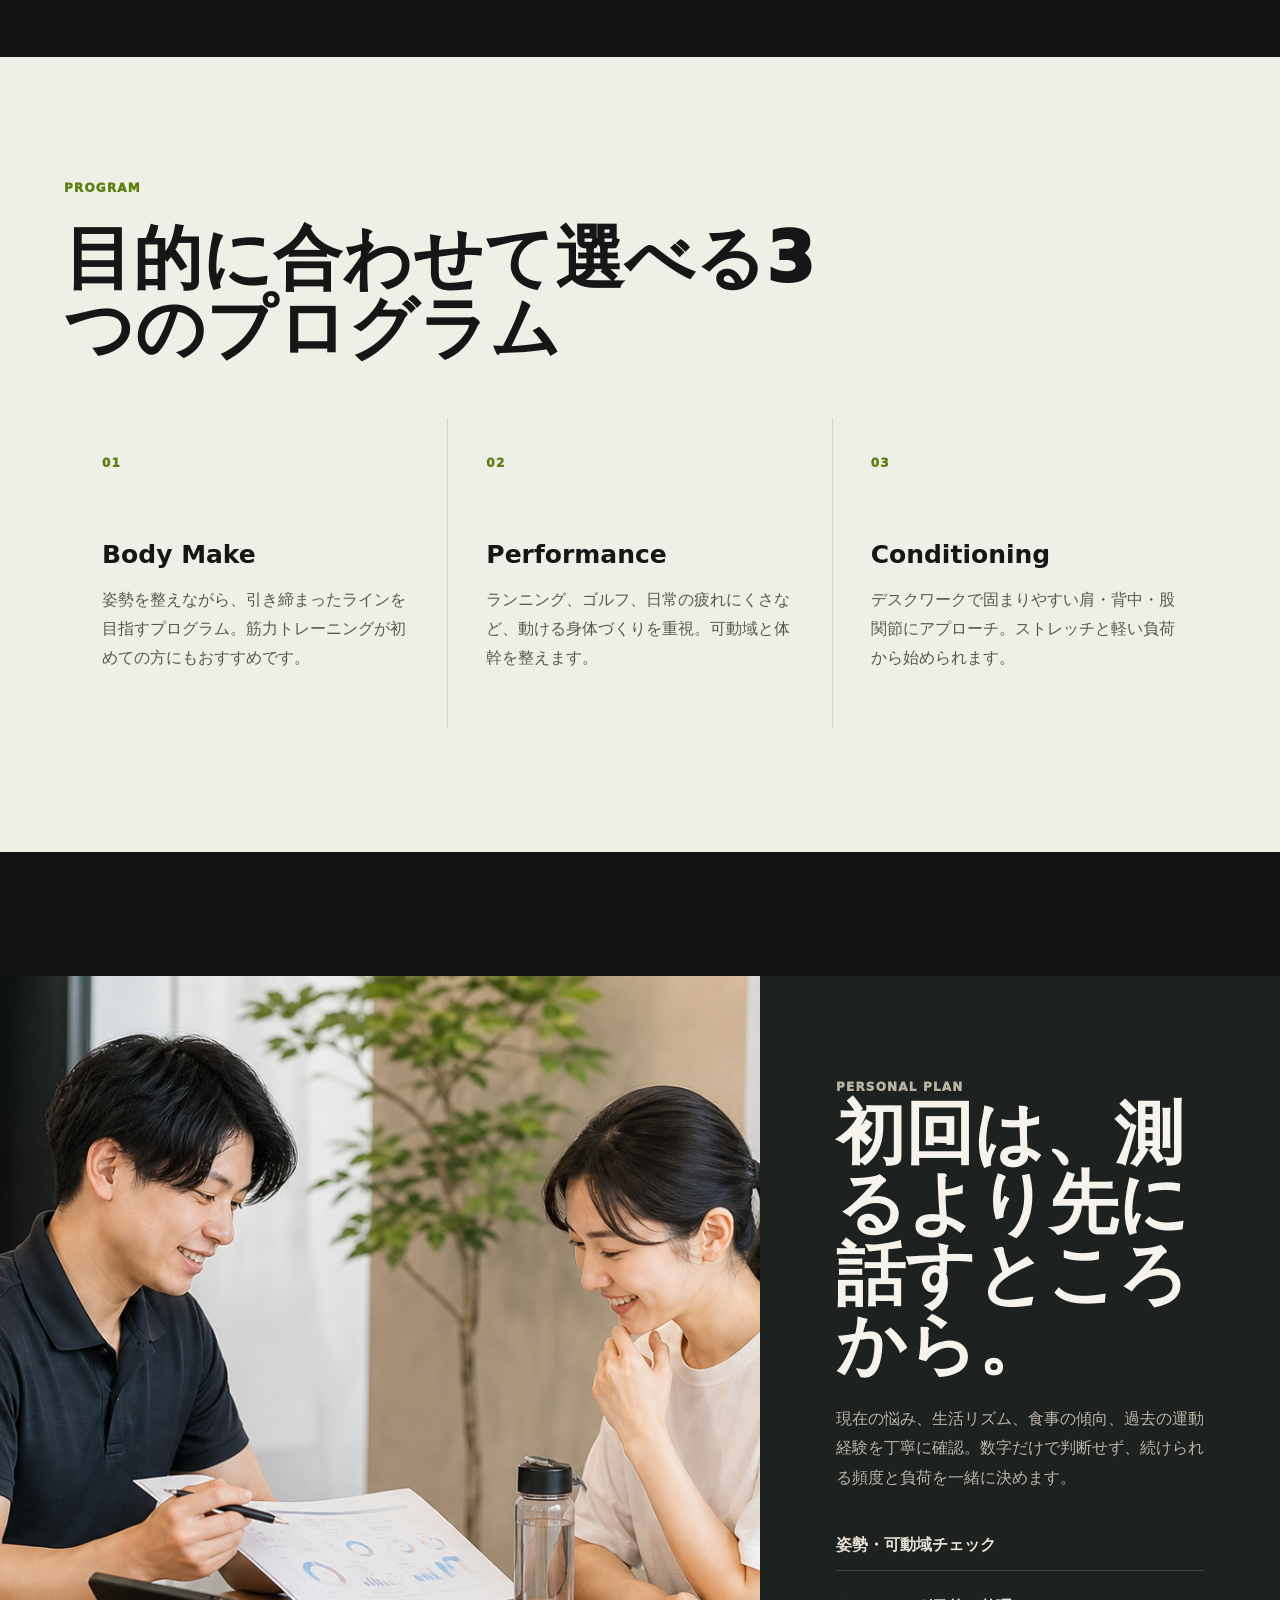
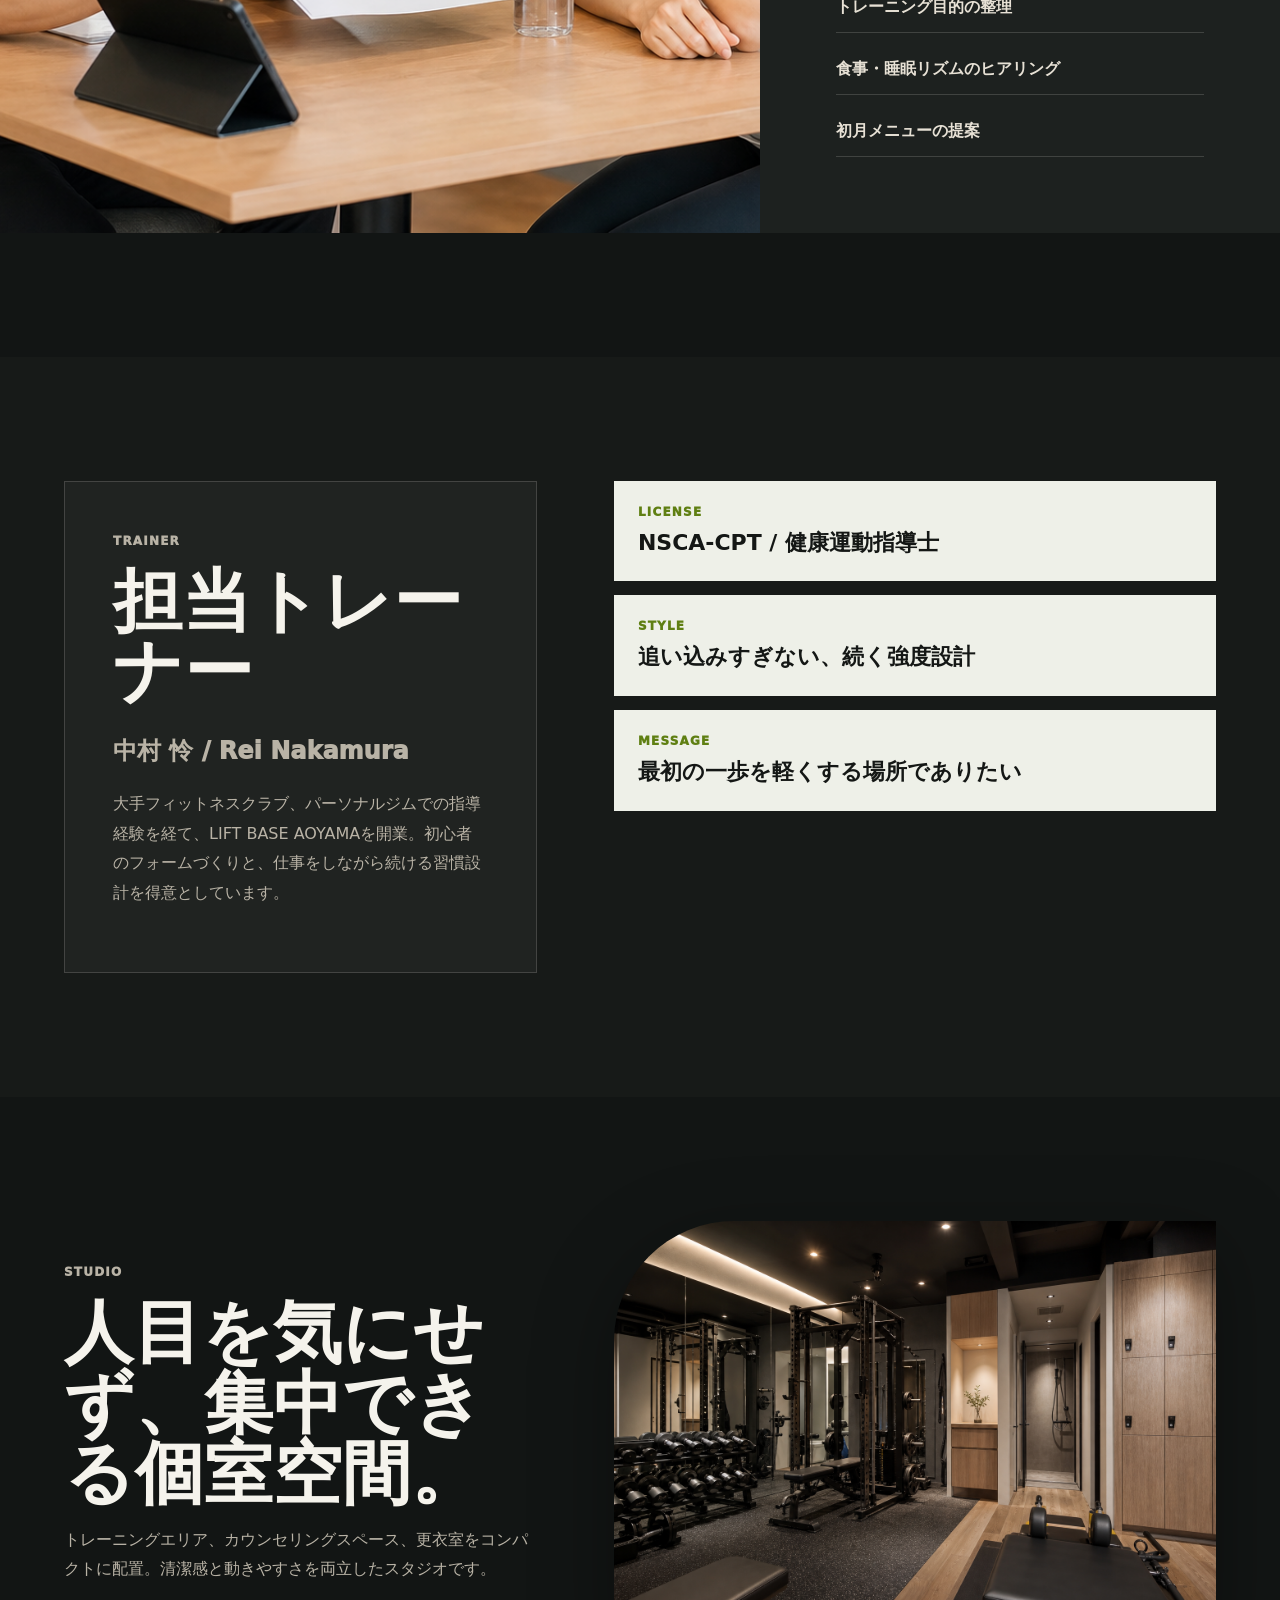
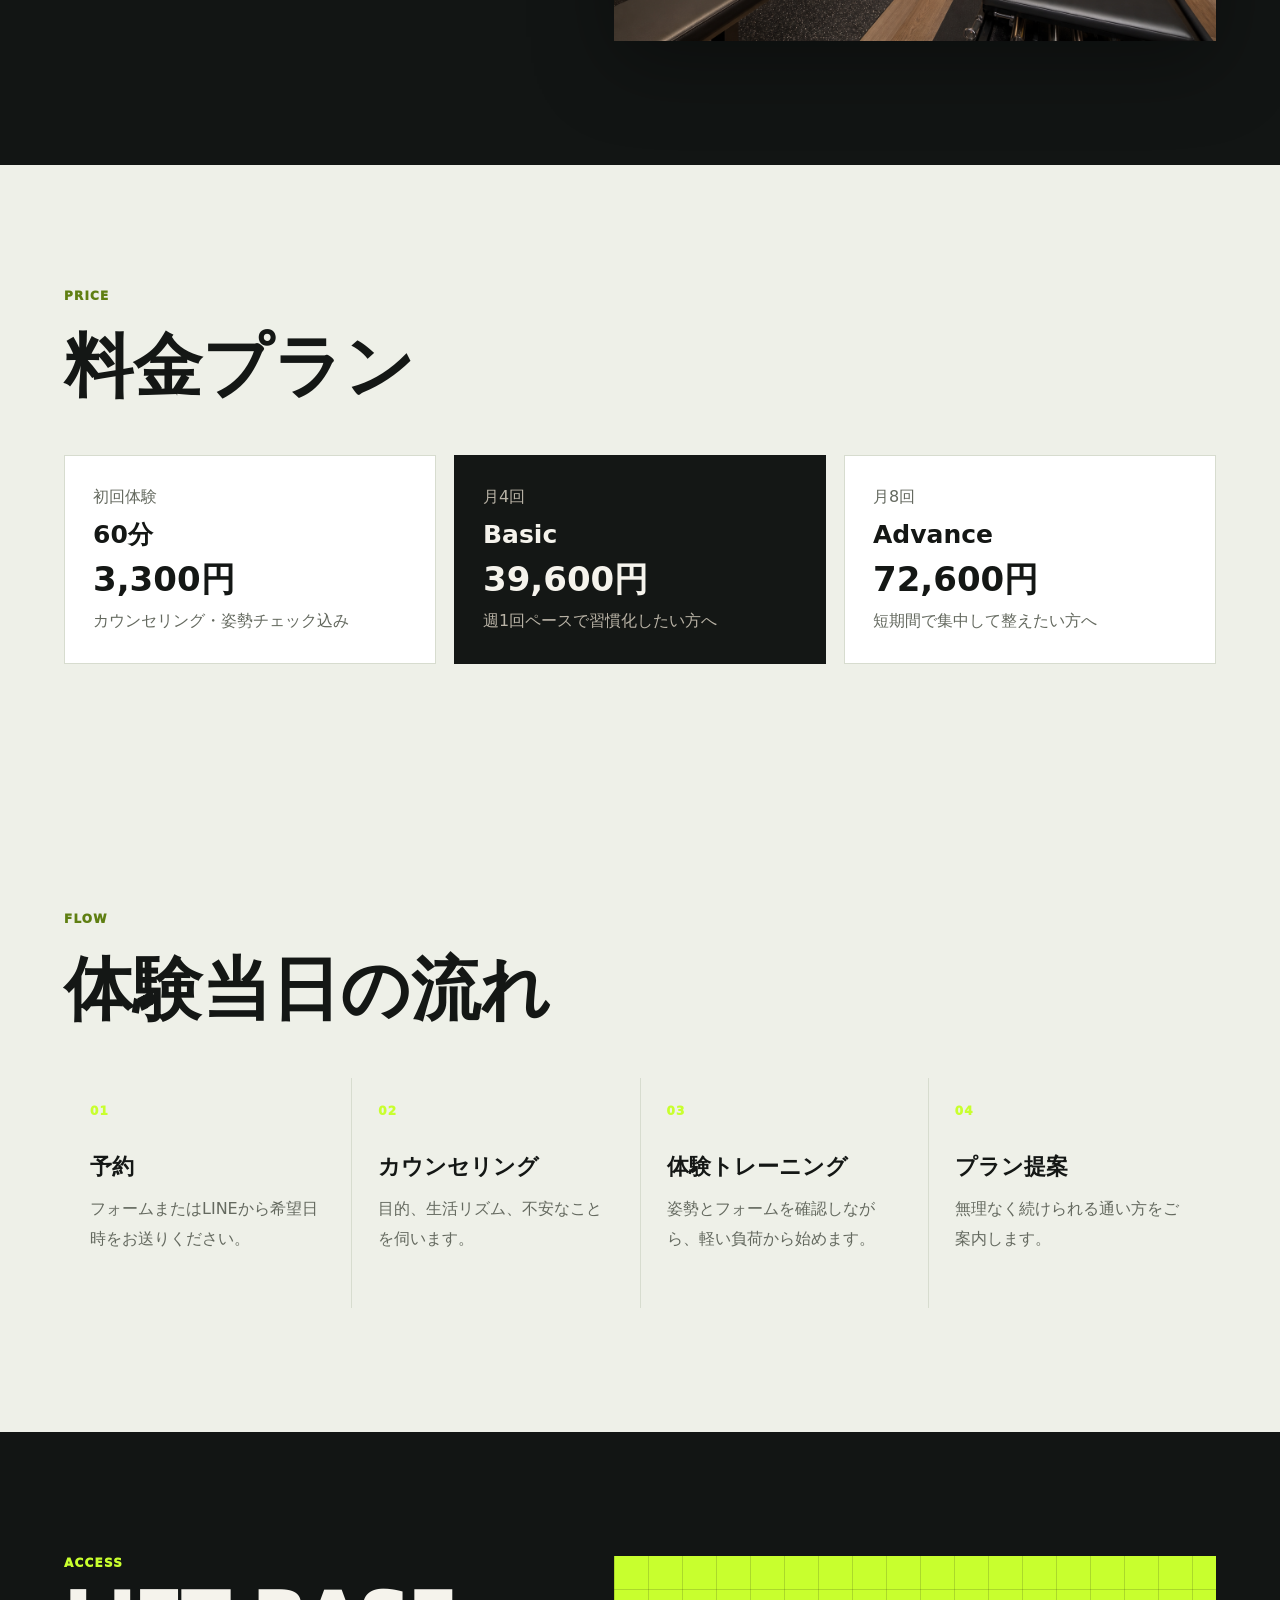
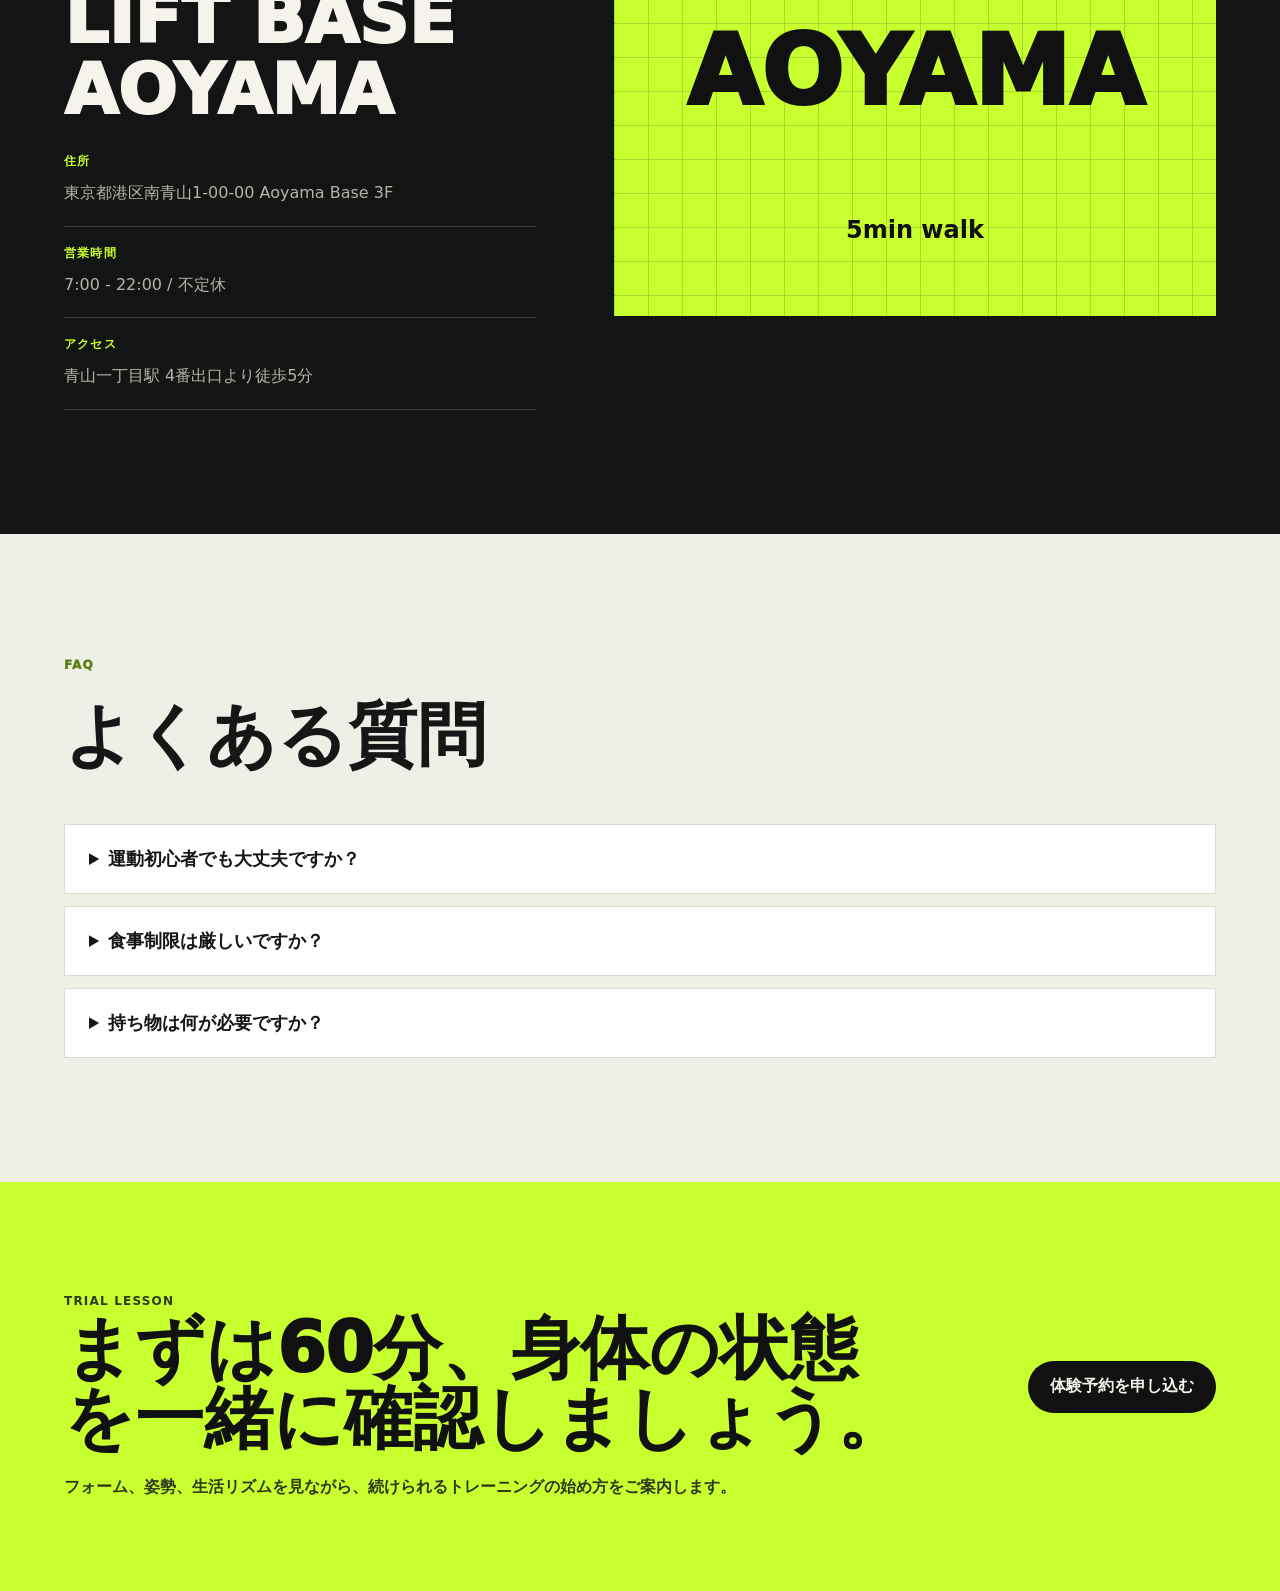
<file: demos/fitness/index.html>
<!doctype html>
<html lang="ja">
  <head>
    <meta charset="utf-8">
    <meta name="viewport" content="width=device-width, initial-scale=1">
    <title>LIFT BASE AOYAMA | 青山の完全予約制パーソナルジム</title>
    <meta name="description" content="青山一丁目駅徒歩5分の完全予約制パーソナルジム、LIFT BASE AOYAMA。運動初心者にも続けやすいマンツーマントレーニングと食事サポート。">
    <link rel="stylesheet" href="styles.css">
  </head>
  <body>
    <header class="site-header">
      <a class="brand" href="#top" aria-label="LIFT BASE AOYAMA トップへ">
        <span class="brand-mark" aria-hidden="true">
          <svg viewBox="0 0 48 48" role="img">
            <path d="M7 18h6v12H7zM13 15h6v18h-6zM29 15h6v18h-6zM35 18h6v12h-6z"></path>
            <path d="M19 24h10"></path>
          </svg>
        </span>
        <span>
          <strong>LIFT BASE</strong>
          <small>AOYAMA PERSONAL GYM</small>
        </span>
      </a>
      <nav class="site-nav" aria-label="主要メニュー">
        <a href="#concept">特徴</a>
        <a href="#program">プログラム</a>
        <a href="#trainer">トレーナー</a>
        <a href="#price">料金</a>
        <a href="#access">アクセス</a>
      </nav>
      <a class="header-cta" href="#trial">体験予約</a>
    </header>

    <main id="top">
      <section class="hero">
        <div class="hero-copy">
          <p class="eyebrow">完全予約制 / 青山一丁目駅 徒歩5分</p>
          <h1>
            <span>鍛えるより先に、</span>
            <span>続ける体へ。</span>
          </h1>
          <p class="hero-lead">LIFT BASE AOYAMAは、忙しい大人のためのパーソナルトレーニングジム。姿勢・筋力・食事習慣を一人ひとりに合わせて整えます。</p>
          <div class="hero-actions">
            <a class="button primary" href="#trial">初回体験を予約する</a>
            <a class="button ghost" href="#program">プログラムを見る</a>
          </div>
        </div>
        <div class="hero-media">
          <img src="../../assets/fitness-demo/hero.png" alt="トレーナーがマンツーマンでフォームを確認しているトレーニング風景">
          <div class="floating-card">
            <span>Trial lesson</span>
            <strong>60分 3,300円</strong>
            <small>カウンセリング・姿勢チェック込み</small>
          </div>
        </div>
      </section>

      <section class="quick-strip" aria-label="ジムの基本情報">
        <article>
          <span>Open</span>
          <strong>7:00 - 22:00</strong>
          <p>出勤前・仕事帰りにも通いやすい営業時間</p>
        </article>
        <article>
          <span>Room</span>
          <strong>完全個室</strong>
          <p>人目を気にせず集中できるプライベート空間</p>
        </article>
        <article>
          <span>Support</span>
          <strong>食事サポート</strong>
          <p>無理な制限ではなく、続けやすい食習慣へ</p>
        </article>
      </section>

      <section class="section intro" id="concept">
        <div class="container intro-grid">
          <div>
            <p class="eyebrow">Concept</p>
            <h2><span>身体を変えるより、</span><span>毎日を変える拠点。</span></h2>
          </div>
          <div class="intro-copy">
            <p>運動が苦手でも、時間が限られていても、身体は少しずつ整えられます。LIFT BASEでは、体力や生活リズム、過去の運動経験を伺い、無理なく続けられるメニューをご提案します。</p>
            <p>短期的な追い込みより、フォーム・回復・食事・睡眠のバランスを大切に。清潔な個室空間で、自分のペースで取り組めます。</p>
          </div>
        </div>
      </section>

      <section class="section program" id="program">
        <div class="container">
          <div class="section-head">
            <p class="eyebrow">Program</p>
            <h2>目的に合わせて選べる3つのプログラム</h2>
          </div>
          <div class="program-grid">
            <article>
              <span>01</span>
              <h3>Body Make</h3>
              <p>姿勢を整えながら、引き締まったラインを目指すプログラム。筋力トレーニングが初めての方にもおすすめです。</p>
            </article>
            <article>
              <span>02</span>
              <h3>Performance</h3>
              <p>ランニング、ゴルフ、日常の疲れにくさなど、動ける身体づくりを重視。可動域と体幹を整えます。</p>
            </article>
            <article>
              <span>03</span>
              <h3>Conditioning</h3>
              <p>デスクワークで固まりやすい肩・背中・股関節にアプローチ。ストレッチと軽い負荷から始められます。</p>
            </article>
          </div>
        </div>
      </section>

      <section class="section feature">
        <div class="feature-image">
          <img src="../../assets/fitness-demo/consultation.png" alt="トレーナーと利用者が目標や身体の状態を相談している様子">
        </div>
        <div class="feature-content">
          <p class="eyebrow">Personal plan</p>
          <h2>初回は、測るより先に話すところから。</h2>
          <p>現在の悩み、生活リズム、食事の傾向、過去の運動経験を丁寧に確認。数字だけで判断せず、続けられる頻度と負荷を一緒に決めます。</p>
          <ul>
            <li>姿勢・可動域チェック</li>
            <li>トレーニング目的の整理</li>
            <li>食事・睡眠リズムのヒアリング</li>
            <li>初月メニューの提案</li>
          </ul>
        </div>
      </section>

      <section class="section trainer" id="trainer">
        <div class="container trainer-grid">
          <div class="trainer-card">
            <p class="eyebrow">Trainer</p>
            <h2>担当トレーナー</h2>
            <p class="trainer-name">中村 怜 / Rei Nakamura</p>
            <p>大手フィットネスクラブ、パーソナルジムでの指導経験を経て、LIFT BASE AOYAMAを開業。初心者のフォームづくりと、仕事をしながら続ける習慣設計を得意としています。</p>
          </div>
          <div class="trainer-points">
            <article>
              <span>License</span>
              <strong>NSCA-CPT / 健康運動指導士</strong>
            </article>
            <article>
              <span>Style</span>
              <strong>追い込みすぎない、続く強度設計</strong>
            </article>
            <article>
              <span>Message</span>
              <strong>最初の一歩を軽くする場所でありたい</strong>
            </article>
          </div>
        </div>
      </section>

      <section class="section studio">
        <div class="container studio-grid">
          <div>
            <p class="eyebrow">Studio</p>
            <h2>人目を気にせず、集中できる個室空間。</h2>
            <p>トレーニングエリア、カウンセリングスペース、更衣室をコンパクトに配置。清潔感と動きやすさを両立したスタジオです。</p>
          </div>
          <img src="../../assets/fitness-demo/studio.png" alt="黒と木目を基調にした清潔感のある個室トレーニングスタジオ">
        </div>
      </section>

      <section class="section price" id="price">
        <div class="container">
          <div class="section-head">
            <p class="eyebrow">Price</p>
            <h2>料金プラン</h2>
          </div>
          <div class="price-grid">
            <article>
              <p>初回体験</p>
              <h3>60分</h3>
              <strong>3,300円</strong>
              <span>カウンセリング・姿勢チェック込み</span>
            </article>
            <article class="featured">
              <p>月4回</p>
              <h3>Basic</h3>
              <strong>39,600円</strong>
              <span>週1回ペースで習慣化したい方へ</span>
            </article>
            <article>
              <p>月8回</p>
              <h3>Advance</h3>
              <strong>72,600円</strong>
              <span>短期間で集中して整えたい方へ</span>
            </article>
          </div>
        </div>
      </section>

      <section class="section flow">
        <div class="container">
          <div class="section-head">
            <p class="eyebrow">Flow</p>
            <h2>体験当日の流れ</h2>
          </div>
          <ol class="flow-list">
            <li>
              <span>01</span>
              <strong>予約</strong>
              <p>フォームまたはLINEから希望日時をお送りください。</p>
            </li>
            <li>
              <span>02</span>
              <strong>カウンセリング</strong>
              <p>目的、生活リズム、不安なことを伺います。</p>
            </li>
            <li>
              <span>03</span>
              <strong>体験トレーニング</strong>
              <p>姿勢とフォームを確認しながら、軽い負荷から始めます。</p>
            </li>
            <li>
              <span>04</span>
              <strong>プラン提案</strong>
              <p>無理なく続けられる通い方をご案内します。</p>
            </li>
          </ol>
        </div>
      </section>

      <section class="section access" id="access">
        <div class="container access-grid">
          <div>
            <p class="eyebrow">Access</p>
            <h2>LIFT BASE AOYAMA</h2>
            <dl class="access-list">
              <div>
                <dt>住所</dt>
                <dd>東京都港区南青山1-00-00 Aoyama Base 3F</dd>
              </div>
              <div>
                <dt>営業時間</dt>
                <dd>7:00 - 22:00 / 不定休</dd>
              </div>
              <div>
                <dt>アクセス</dt>
                <dd>青山一丁目駅 4番出口より徒歩5分</dd>
              </div>
            </dl>
          </div>
          <div class="map-panel" aria-label="青山一丁目周辺の地図イメージ">
            <span>AOYAMA</span>
            <strong>5min walk</strong>
          </div>
        </div>
      </section>

      <section class="section faq">
        <div class="container">
          <div class="section-head">
            <p class="eyebrow">FAQ</p>
            <h2>よくある質問</h2>
          </div>
          <div class="faq-list">
            <details>
              <summary>運動初心者でも大丈夫ですか？</summary>
              <p>はい。最初は姿勢確認と軽い負荷から始めます。体力に合わせて段階的に進めます。</p>
            </details>
            <details>
              <summary>食事制限は厳しいですか？</summary>
              <p>極端な制限は行いません。外食や仕事の予定も踏まえ、続けやすい選び方をご提案します。</p>
            </details>
            <details>
              <summary>持ち物は何が必要ですか？</summary>
              <p>動きやすい服装、室内シューズ、タオルをご用意ください。水はスタジオ内で購入できます。</p>
            </details>
          </div>
        </div>
      </section>

      <section class="trial" id="trial">
        <div>
          <p class="eyebrow">Trial lesson</p>
          <h2>まずは60分、身体の状態を一緒に確認しましょう。</h2>
          <p>フォーム、姿勢、生活リズムを見ながら、続けられるトレーニングの始め方をご案内します。</p>
        </div>
        <a class="button primary" href="mailto:info@example.com">体験予約を申し込む</a>
      </section>
    </main>
  </body>
</html>
</file>
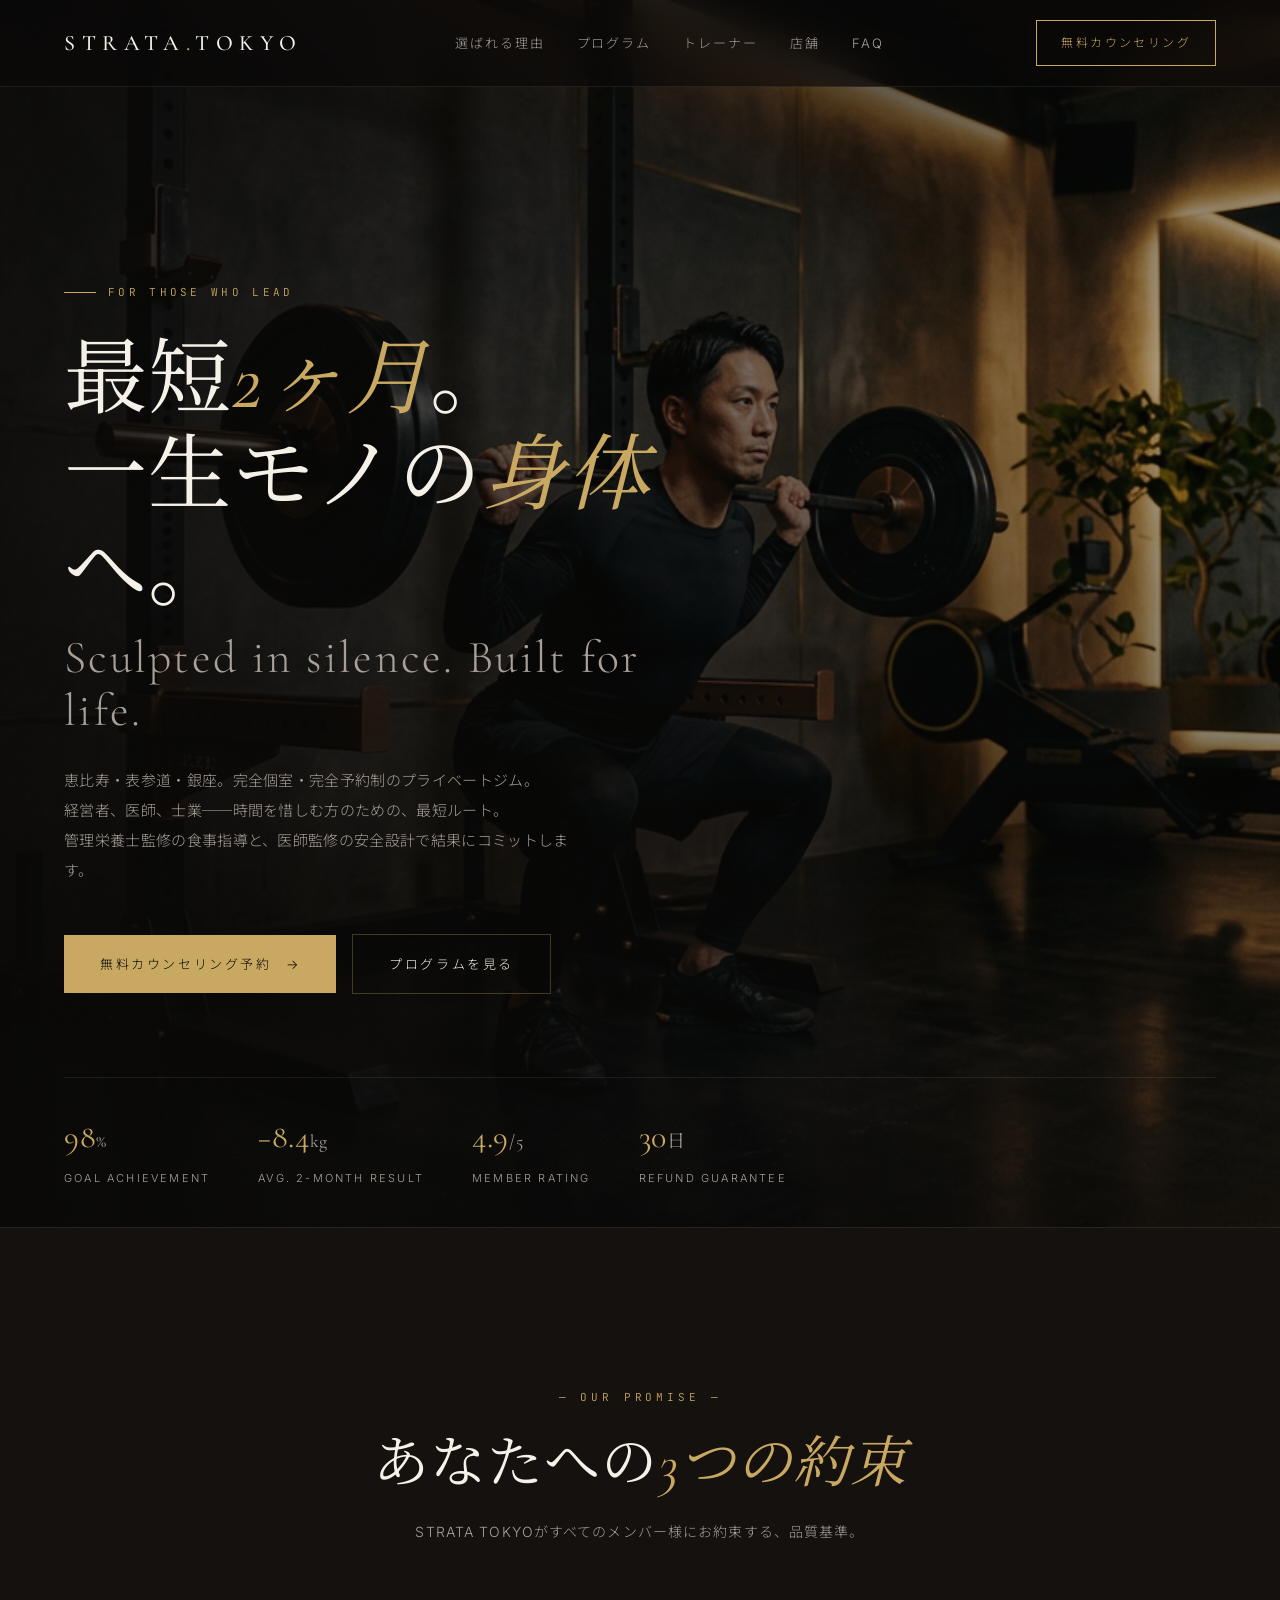
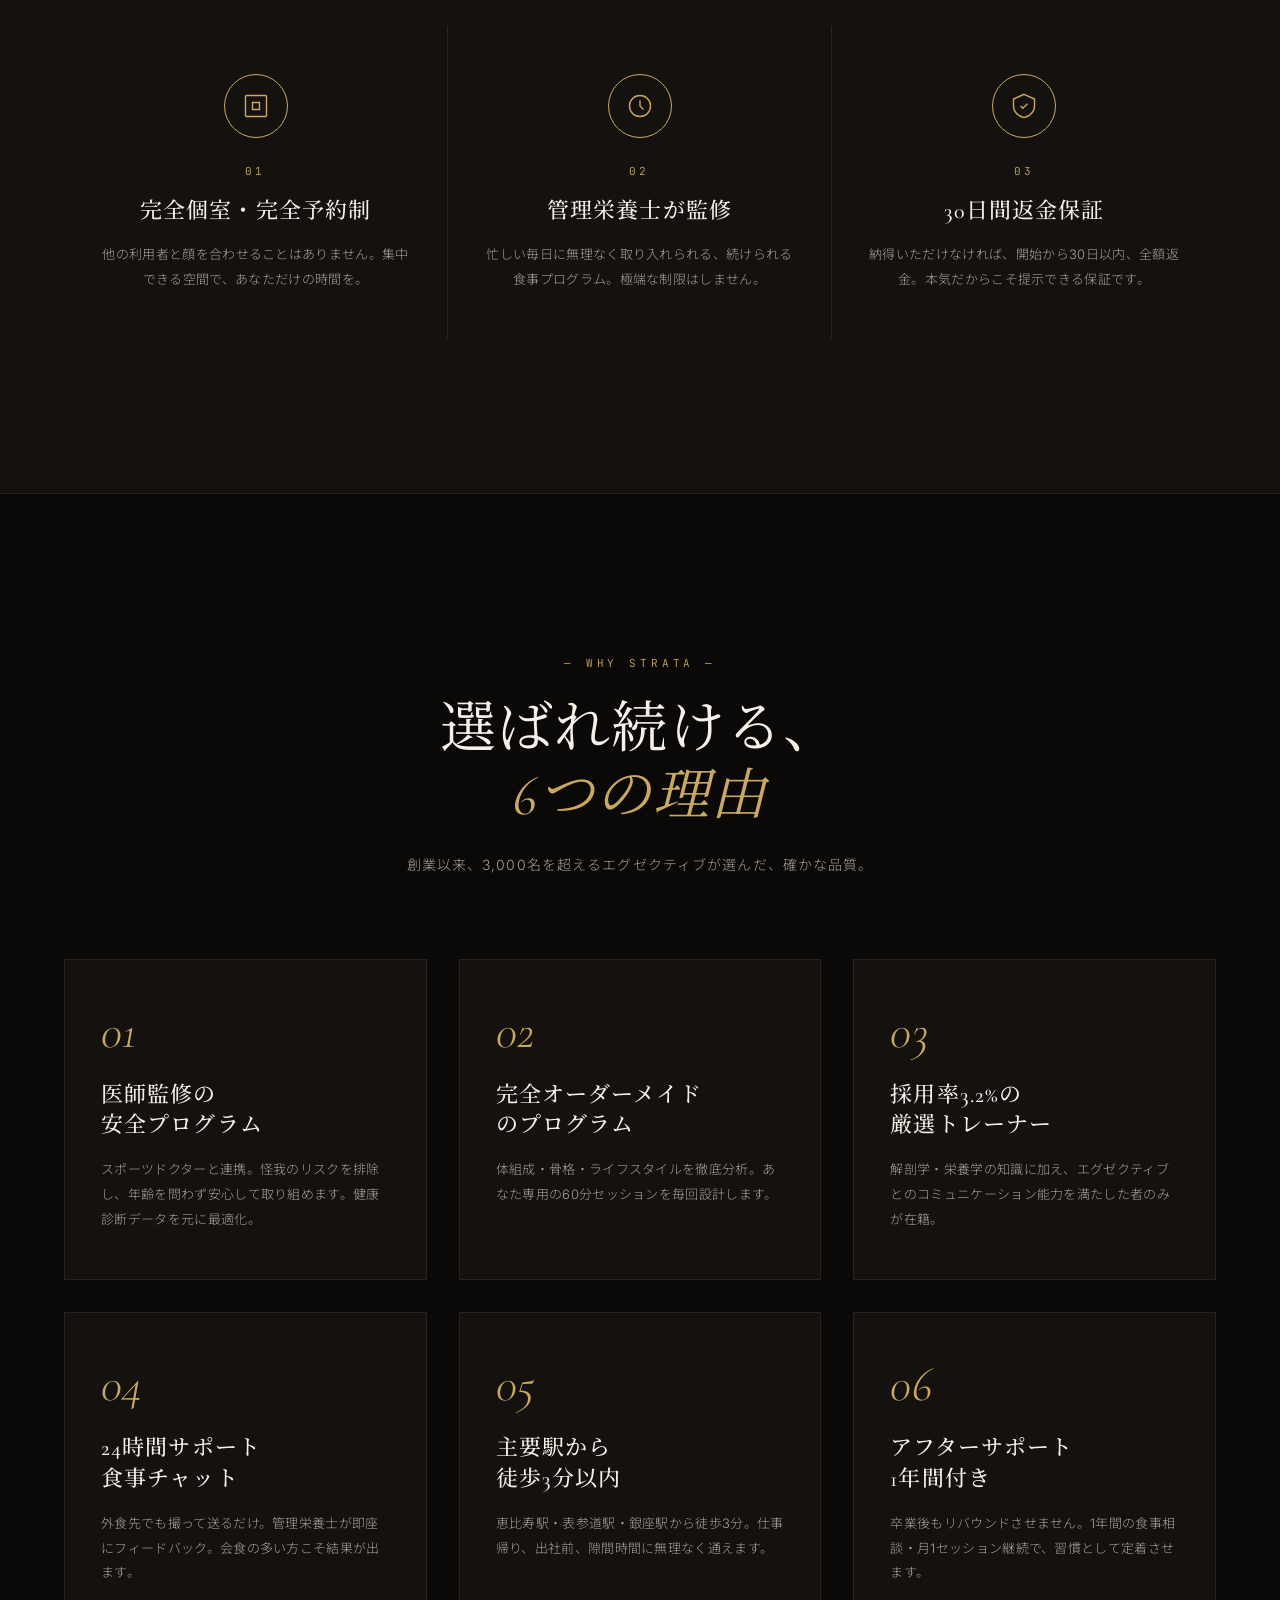
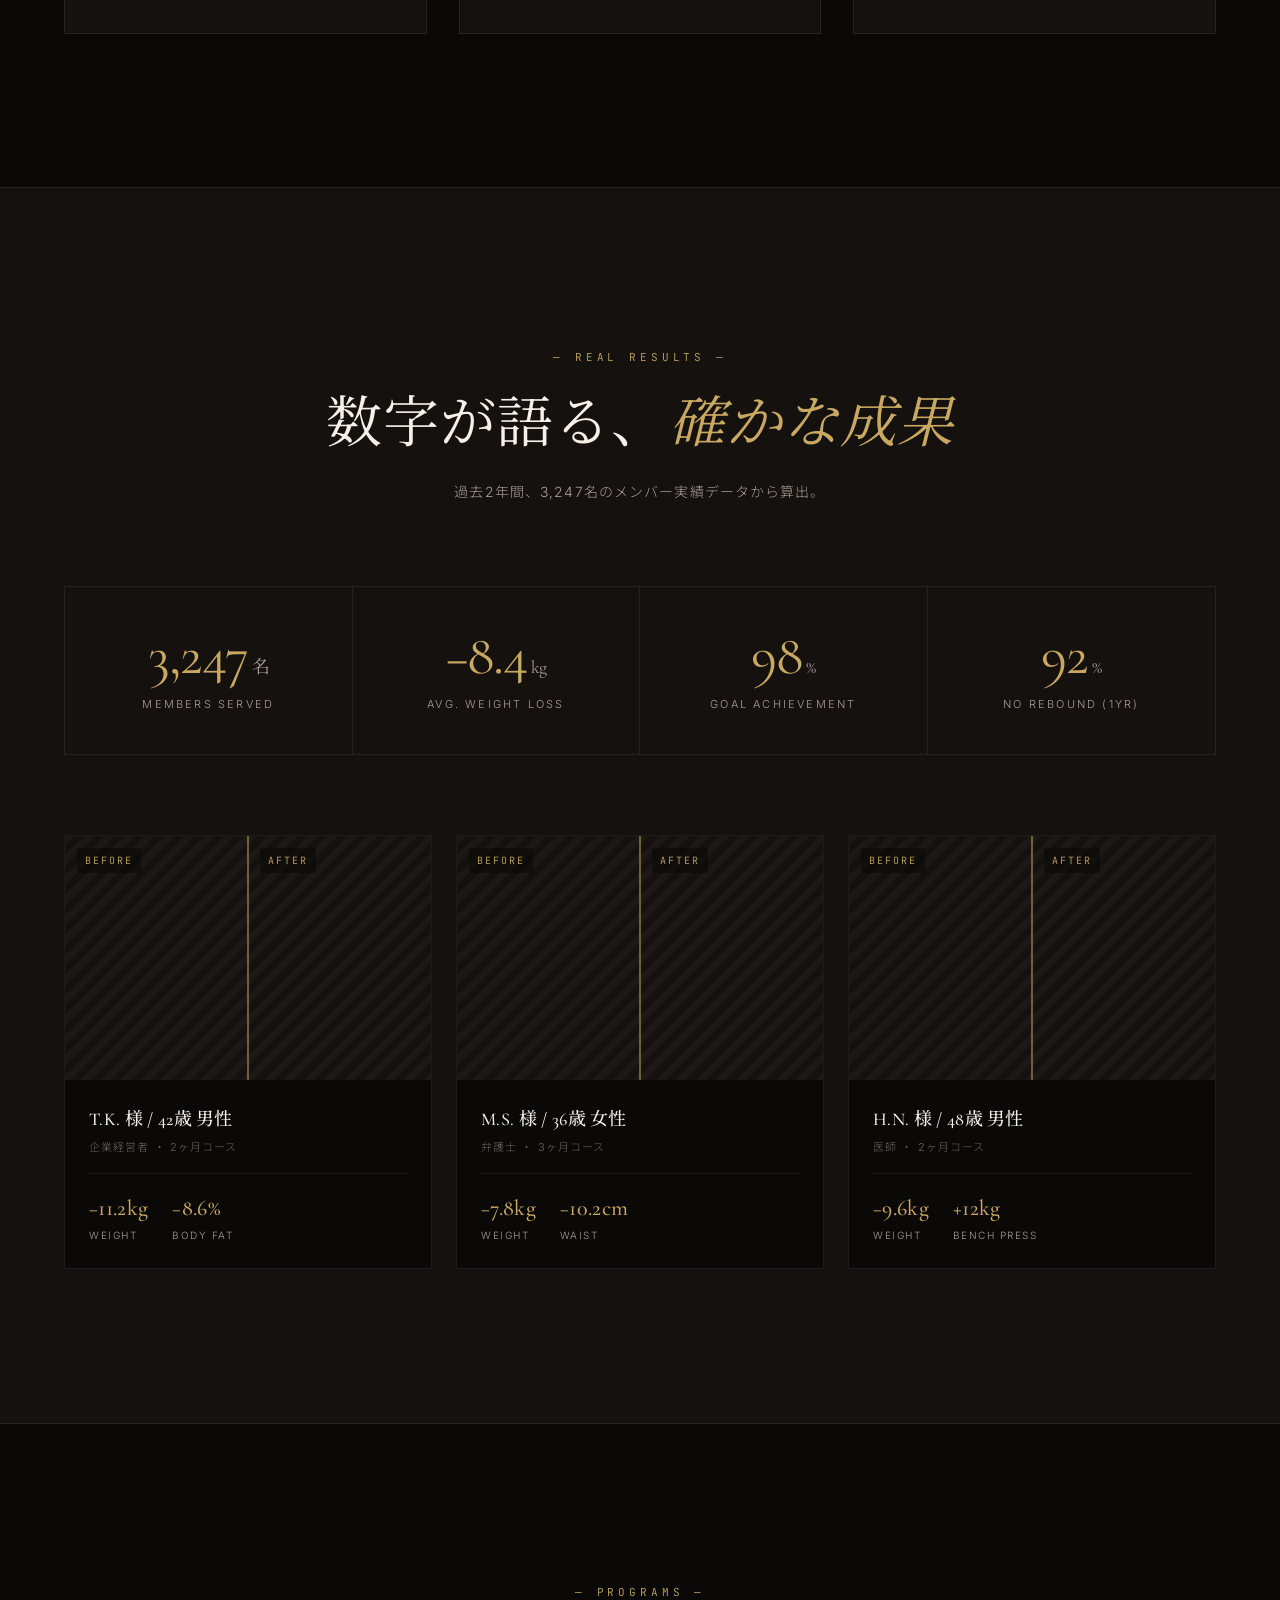
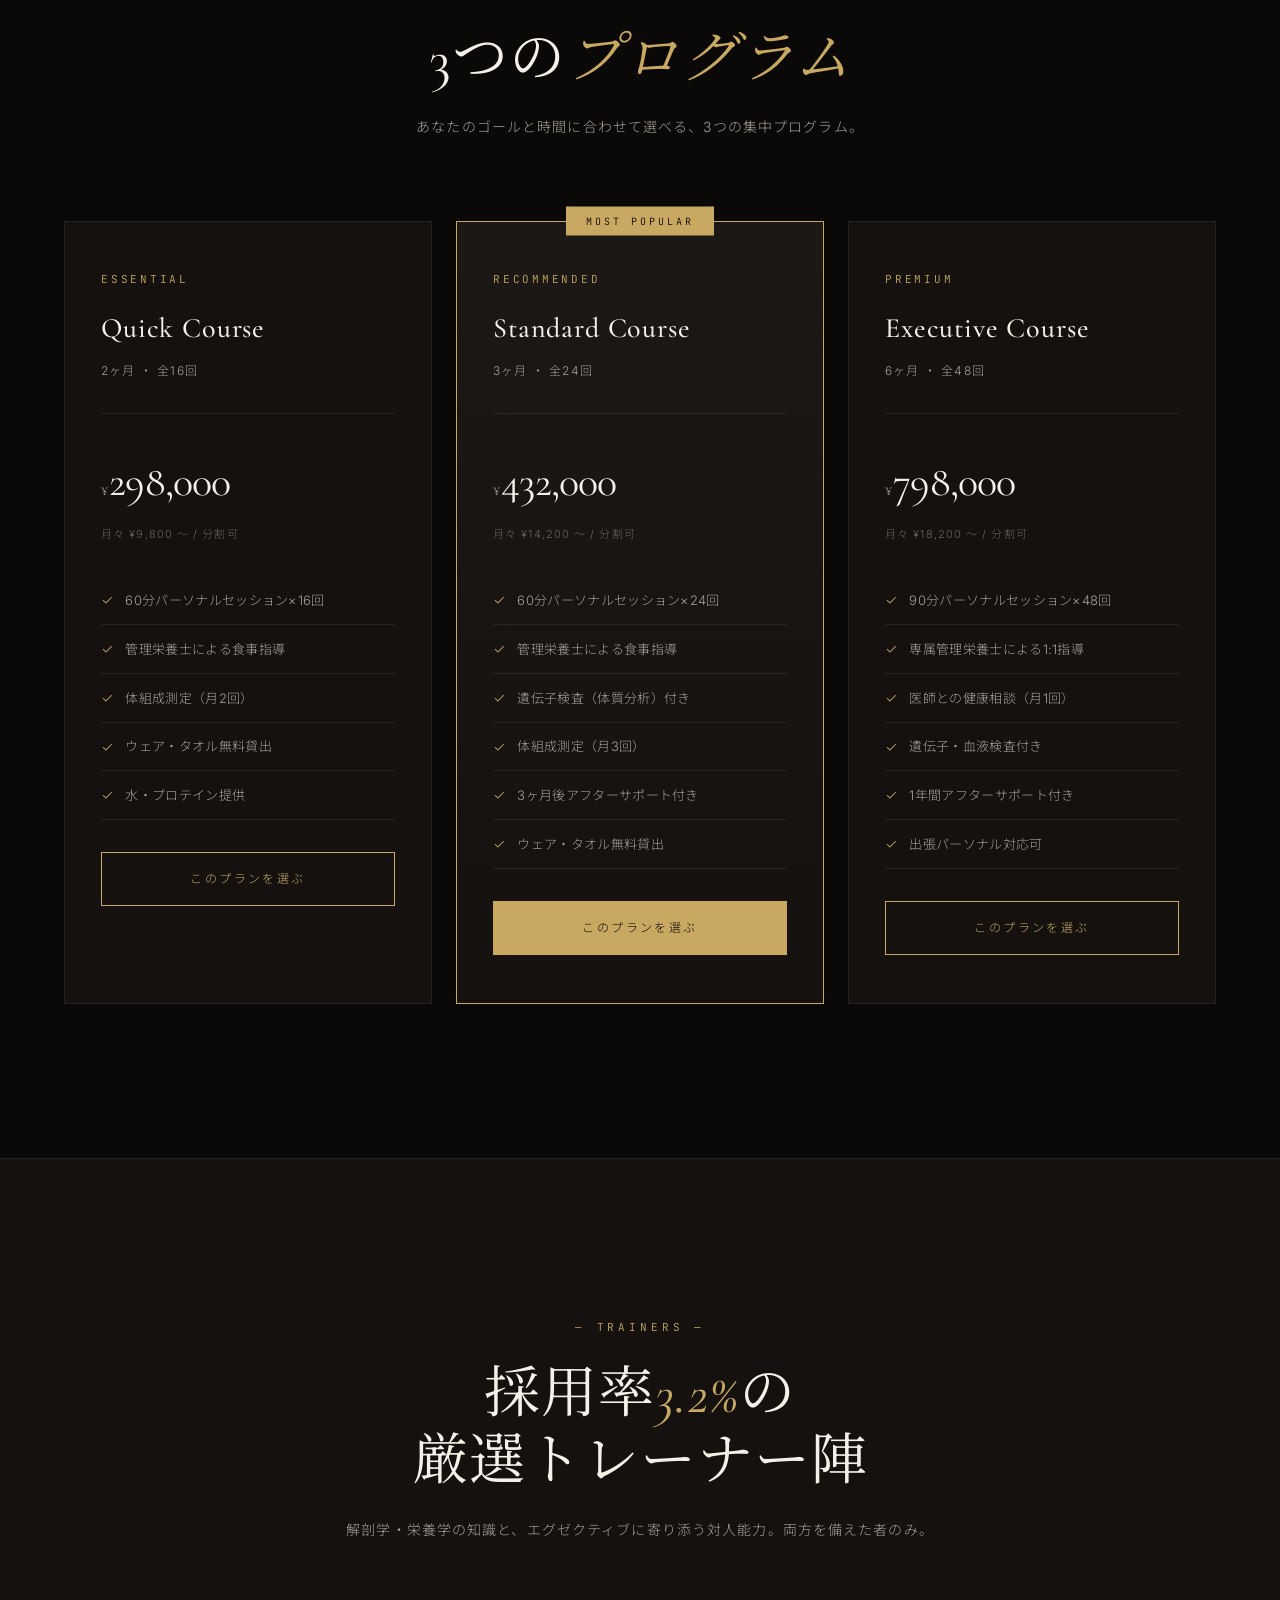
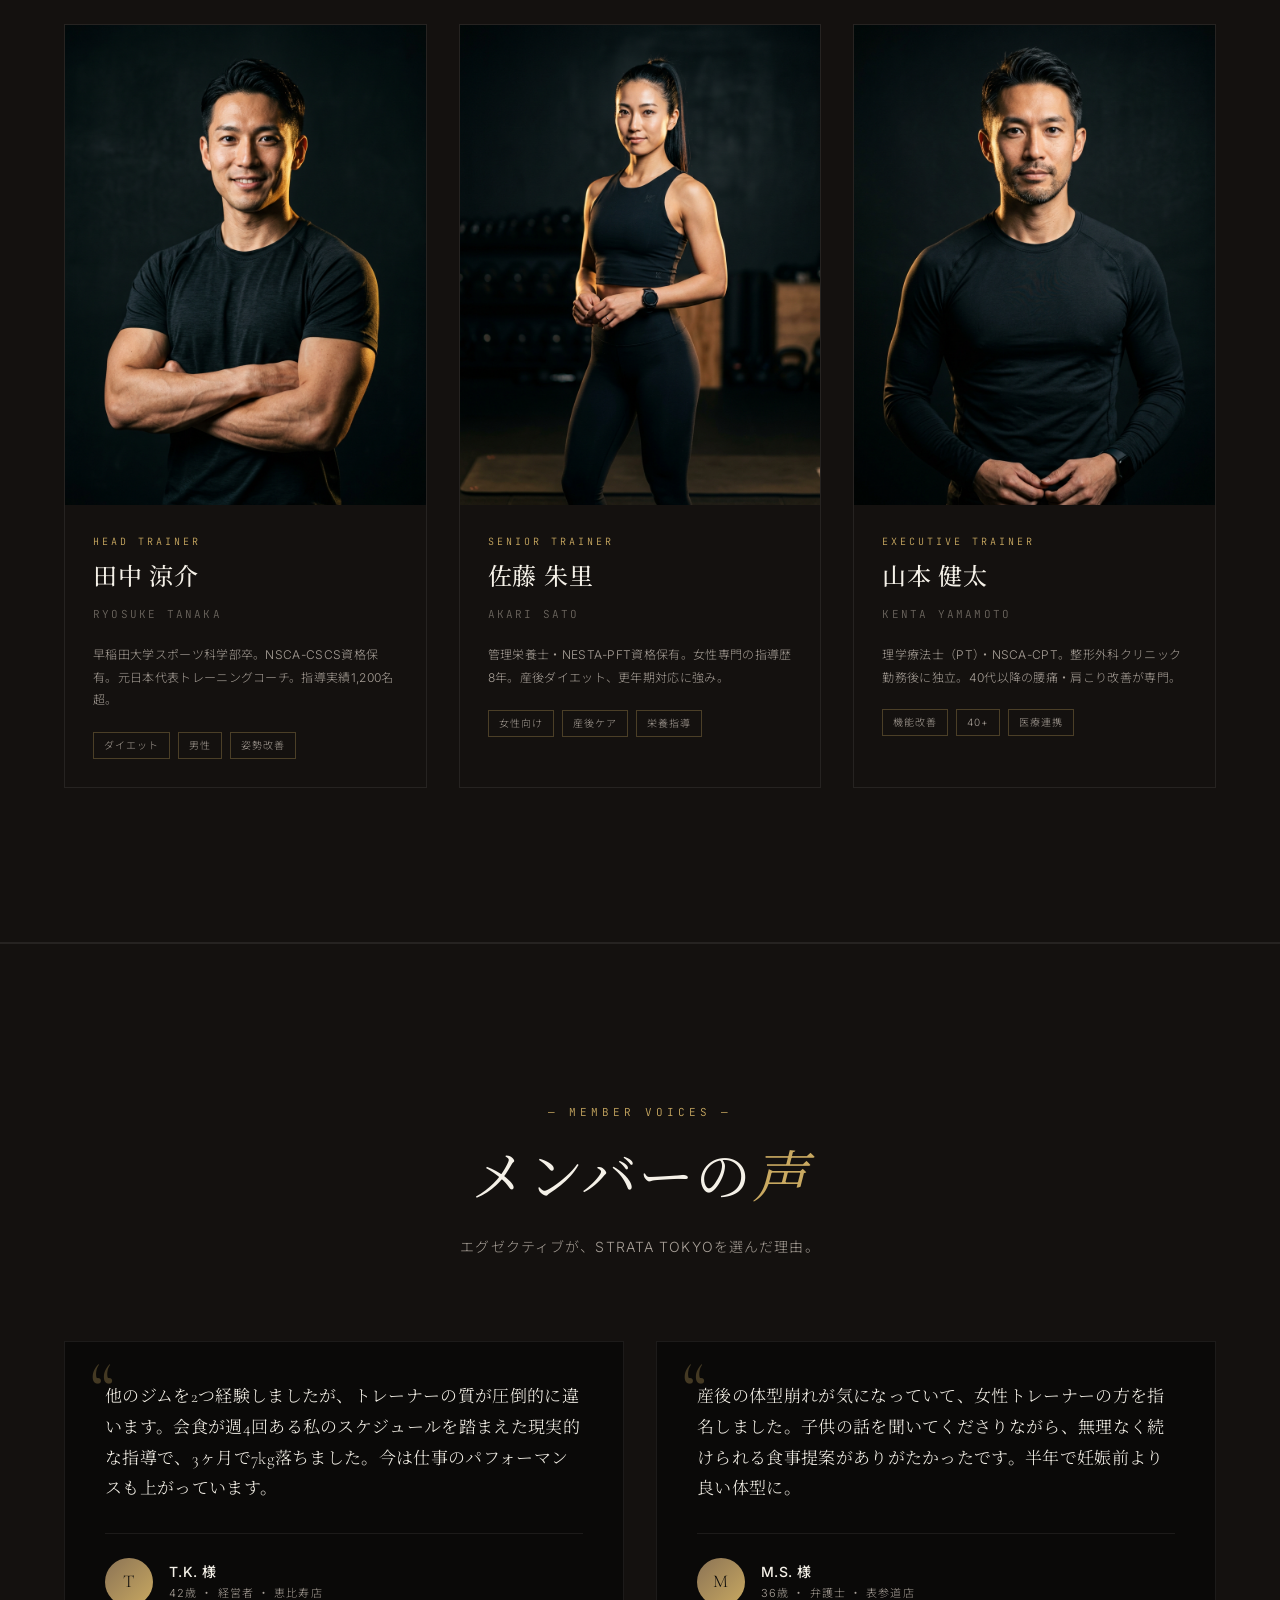
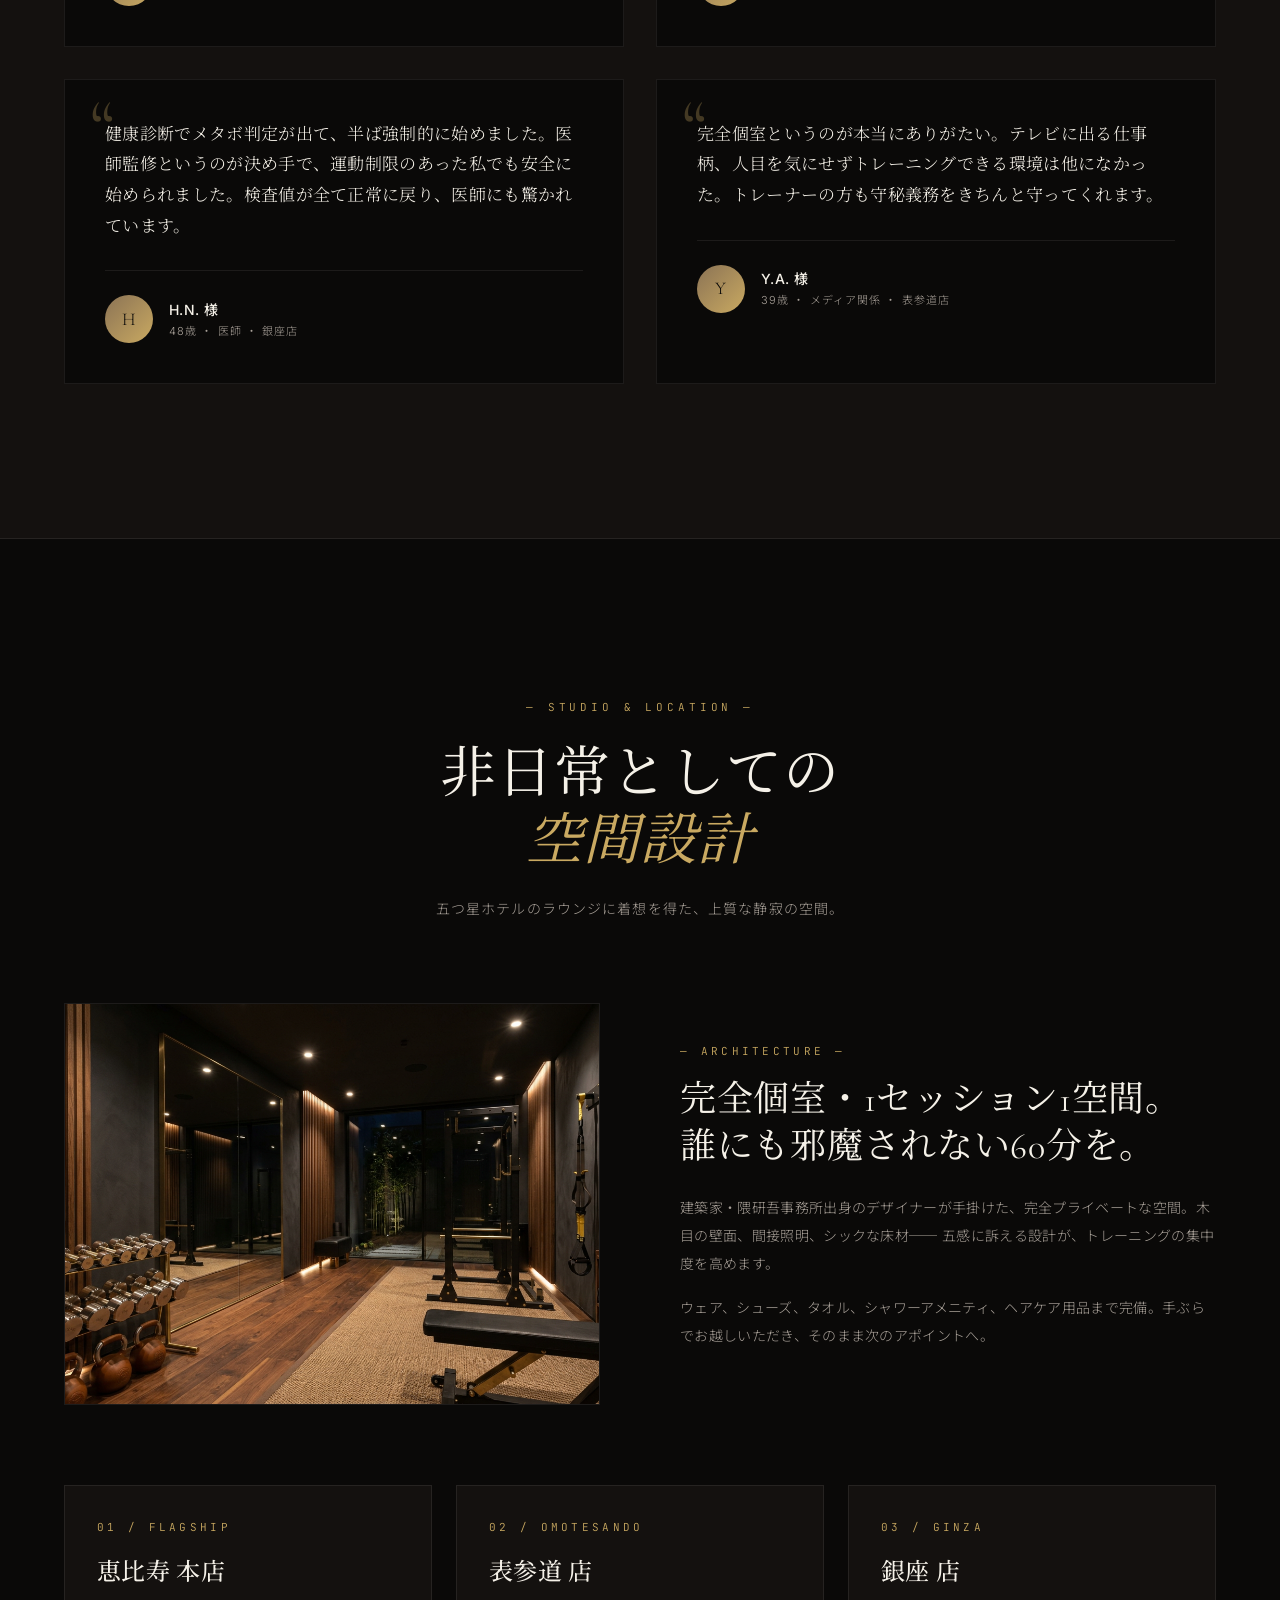
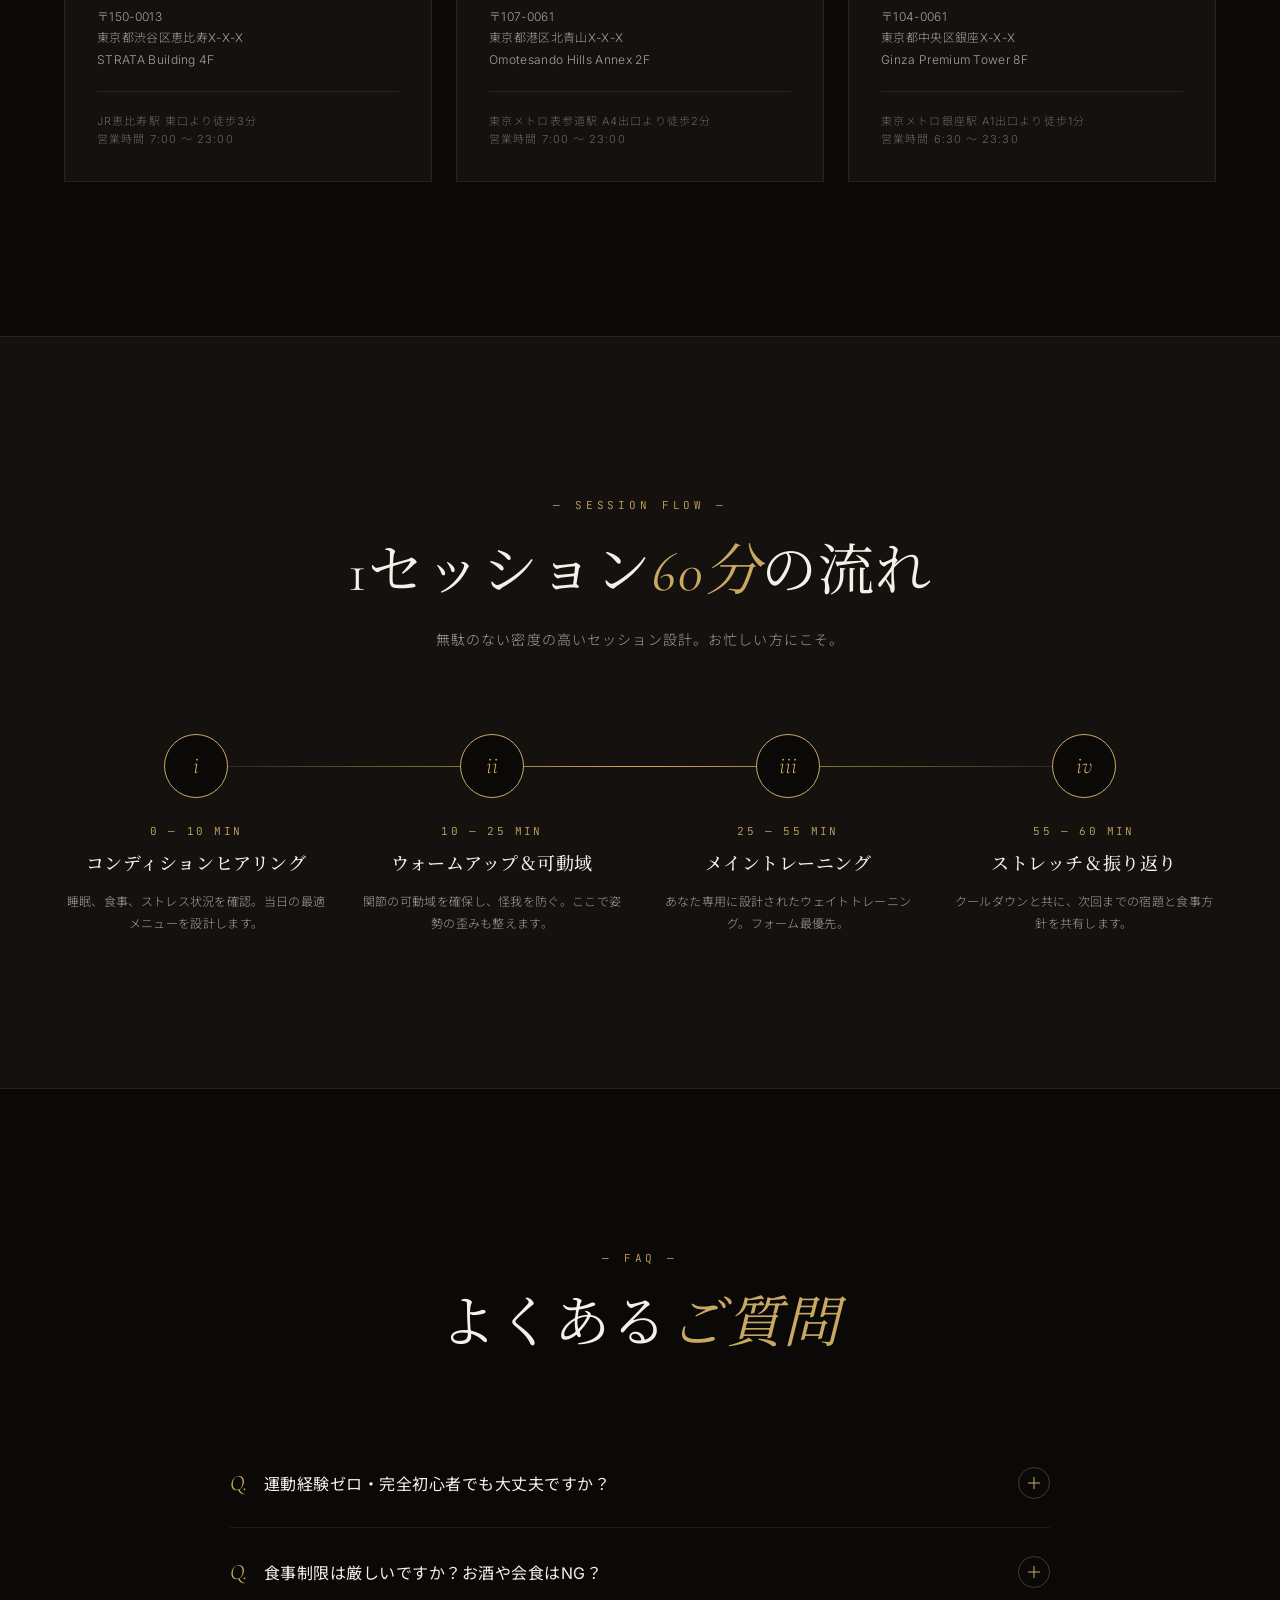
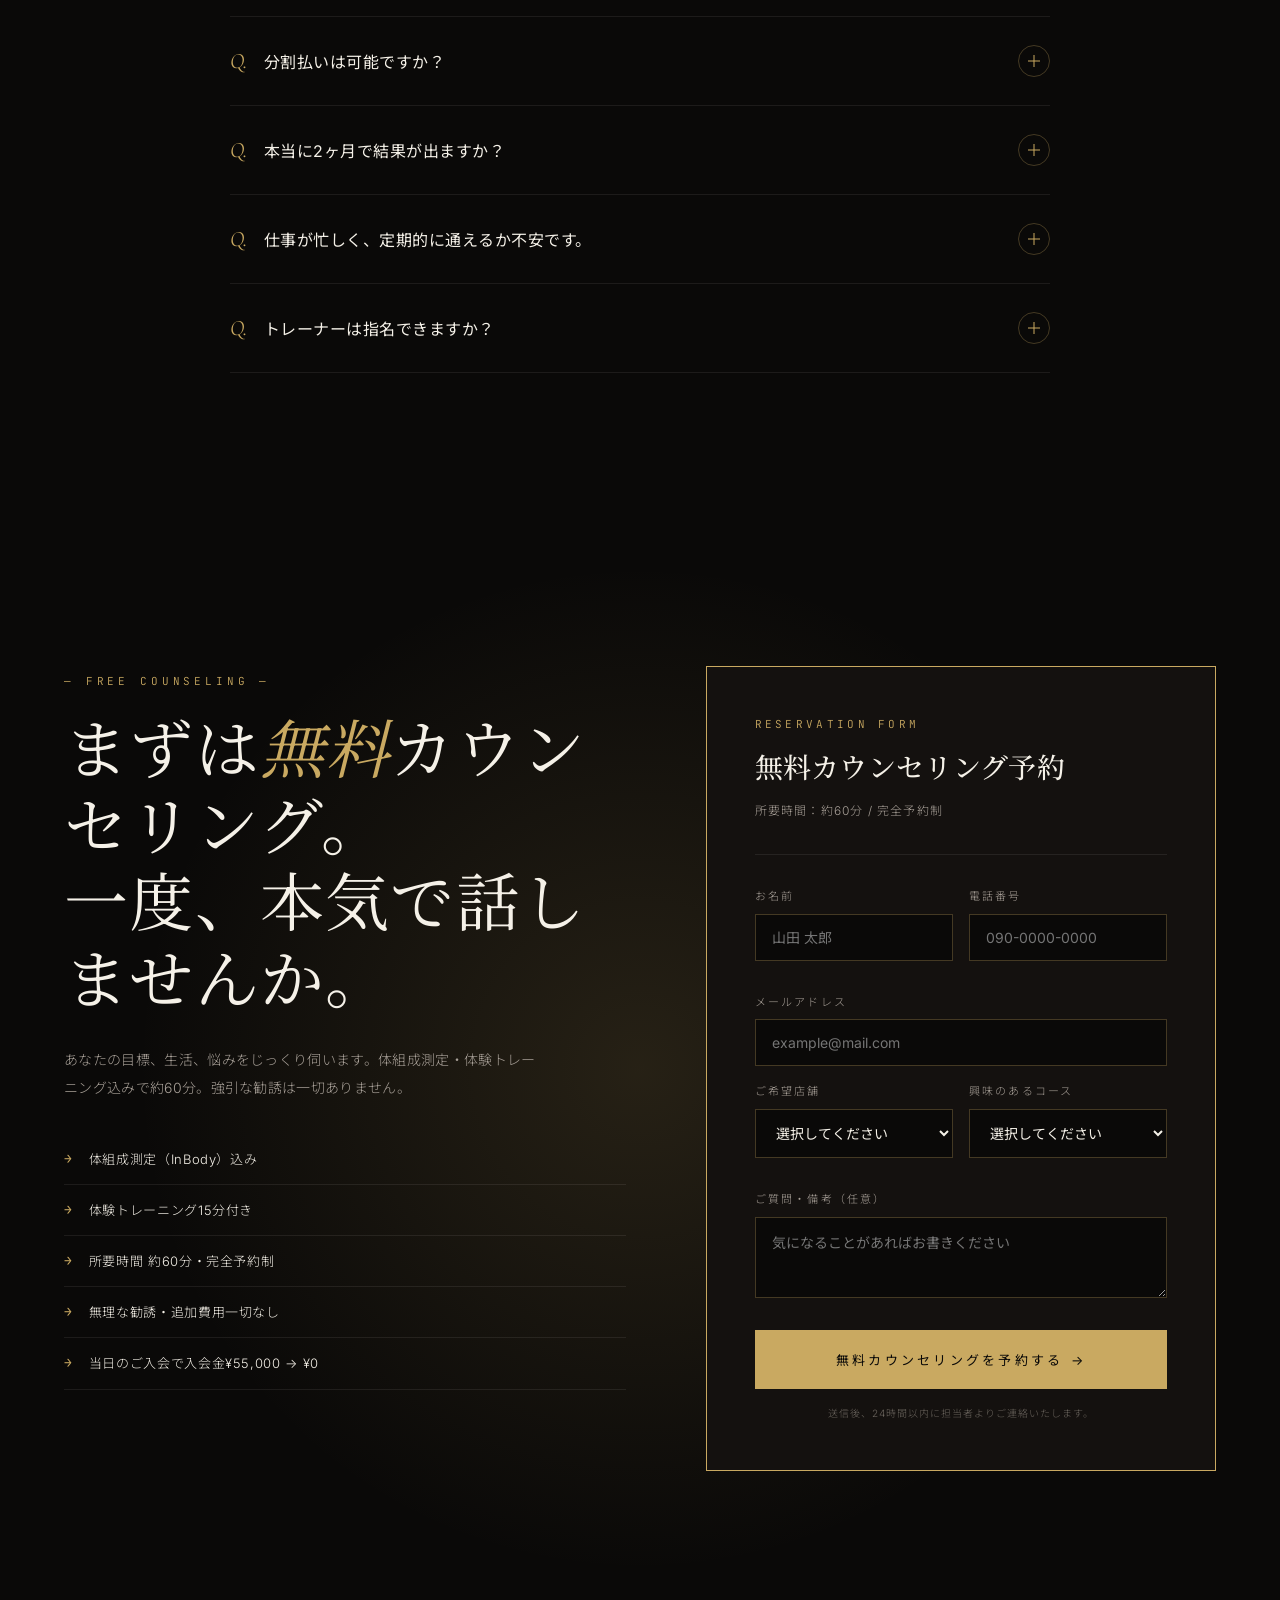
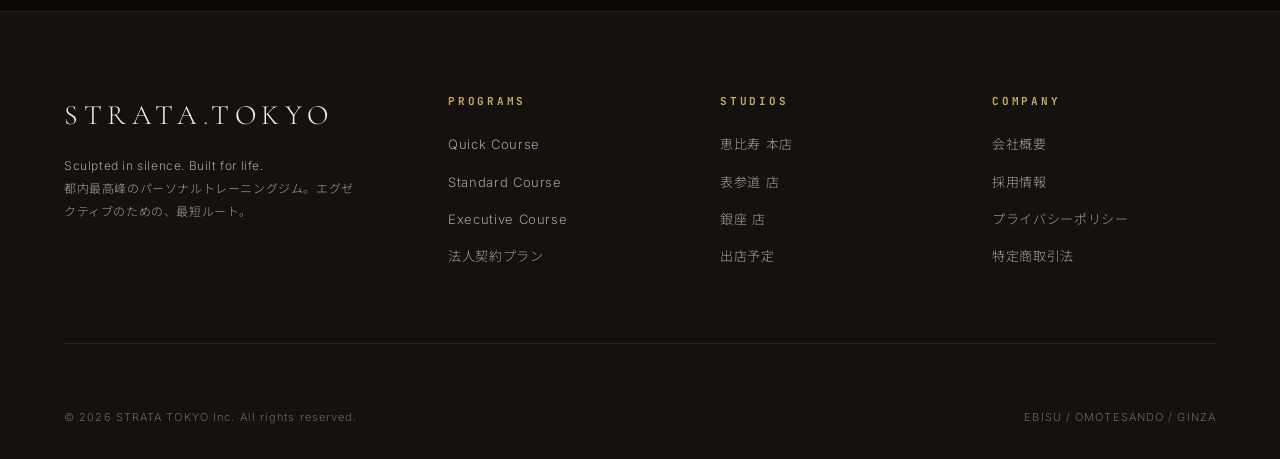
<file: demos/strata-tokyo/index.html>
<!DOCTYPE html>
<html lang="ja">
<head>
<meta charset="UTF-8">
<meta name="viewport" content="width=device-width, initial-scale=1.0">
<title>STRATA TOKYO ─ 都内最高峰のパーソナルジム | 恵比寿・表参道・銀座</title>
<meta name="description" content="STRATA TOKYO（ストラタ・トーキョー）は、エグゼクティブのための完全個室・完全予約制パーソナルジム。最短2ヶ月で、一生モノの身体へ。管理栄養士監修の食事指導、30日間返金保証。">

<link rel="preconnect" href="https://fonts.googleapis.com">
<link rel="preconnect" href="https://fonts.gstatic.com" crossorigin>
<link href="https://fonts.googleapis.com/css2?family=Cormorant+Garamond:ital,wght@0,300;0,400;0,500;1,400&family=Inter:wght@300;400;500&family=JetBrains+Mono:wght@300;400&family=Noto+Sans+JP:wght@300;400;500&family=Noto+Serif+JP:wght@300;400;500&display=swap" rel="stylesheet">

<link rel="stylesheet" href="styles.css">

</head>

<body data-theme="gold">

<!-- ============== HEADER ============== -->
<header class="site-header">
  <a href="#" class="logo">STRATA<span class="dot">.</span>TOKYO</a>
  <nav class="nav">
    <a href="#reason">選ばれる理由</a>
    <a href="#program">プログラム</a>
    <a href="#trainer">トレーナー</a>
    <a href="#studio">店舗</a>
    <a href="#faq">FAQ</a>
  </nav>
  <a href="#cta" class="header-cta">無料カウンセリング</a>
</header>

<!-- ============== HERO ============== -->
<section class="hero">
  <div class="hero-bg">
    <img src="assets/hero-main.jpg" alt="STRATA TOKYO トレーニング風景">
  </div>
  <div class="hero-content">
    <div class="hero-eyebrow">FOR THOSE WHO LEAD</div>
    <h1 class="hero-title">
      最短<span class="em">2ヶ月</span>。<br>
      一生モノの<span class="em">身体</span>へ。
      <span class="jp">Sculpted in silence. Built for life.</span>
    </h1>
    <p class="hero-sub">
      恵比寿・表参道・銀座。完全個室・完全予約制のプライベートジム。<br>
      経営者、医師、士業──時間を惜しむ方のための、最短ルート。<br>
      管理栄養士監修の食事指導と、医師監修の安全設計で結果にコミットします。
    </p>
    <div class="hero-actions">
      <a href="#cta" class="btn btn-primary">
        無料カウンセリング予約
        <span class="arrow">→</span>
      </a>
      <a href="#program" class="btn btn-ghost">
        プログラムを見る
      </a>
    </div>
  </div>
  <div class="hero-stats">
    <div class="hero-stat">
      <div class="hero-stat-num">98<span style="font-size:18px;color:var(--fg-muted)">%</span></div>
      <div class="hero-stat-label">Goal Achievement</div>
    </div>
    <div class="hero-stat">
      <div class="hero-stat-num">−8.4<span style="font-size:18px;color:var(--fg-muted)">kg</span></div>
      <div class="hero-stat-label">Avg. 2-month Result</div>
    </div>
    <div class="hero-stat">
      <div class="hero-stat-num">4.9<span style="font-size:18px;color:var(--fg-muted)">/5</span></div>
      <div class="hero-stat-label">Member Rating</div>
    </div>
    <div class="hero-stat">
      <div class="hero-stat-num">30<span style="font-size:18px;color:var(--fg-muted)">日</span></div>
      <div class="hero-stat-label">Refund Guarantee</div>
    </div>
  </div>
</section>

<!-- ============== PROMISE ============== -->
<section class="promise">
  <div class="container">
    <div class="section-head reveal">
      <div class="section-eyebrow">— Our Promise —</div>
      <h2 class="section-title">あなたへの<span class="em">3つの約束</span></h2>
      <p class="section-sub">STRATA TOKYOがすべてのメンバー様にお約束する、品質基準。</p>
    </div>
    <div class="promise-grid">
      <div class="promise-item reveal">
        <div class="promise-icon">
          <svg viewBox="0 0 24 24"><rect x="3" y="3" width="18" height="18" rx="1"/><path d="M9 9h6v6H9z"/></svg>
        </div>
        <div class="promise-num">01</div>
        <h3 class="promise-title">完全個室・完全予約制</h3>
        <p class="promise-desc">他の利用者と顔を合わせることはありません。集中できる空間で、あなただけの時間を。</p>
      </div>
      <div class="promise-item reveal">
        <div class="promise-icon">
          <svg viewBox="0 0 24 24"><circle cx="12" cy="12" r="9"/><path d="M12 7v5l3 3"/></svg>
        </div>
        <div class="promise-num">02</div>
        <h3 class="promise-title">管理栄養士が監修</h3>
        <p class="promise-desc">忙しい毎日に無理なく取り入れられる、続けられる食事プログラム。極端な制限はしません。</p>
      </div>
      <div class="promise-item reveal">
        <div class="promise-icon">
          <svg viewBox="0 0 24 24"><path d="M12 2l9 4v6c0 5-4 9-9 10-5-1-9-5-9-10V6l9-4z"/><path d="M9 12l2 2 4-4"/></svg>
        </div>
        <div class="promise-num">03</div>
        <h3 class="promise-title">30日間返金保証</h3>
        <p class="promise-desc">納得いただけなければ、開始から30日以内、全額返金。本気だからこそ提示できる保証です。</p>
      </div>
    </div>
  </div>
</section>

<!-- ============== REASON ============== -->
<section id="reason">
  <div class="container">
    <div class="section-head reveal">
      <div class="section-eyebrow">— Why STRATA —</div>
      <h2 class="section-title">選ばれ続ける、<br><span class="em">6つの理由</span></h2>
      <p class="section-sub">創業以来、3,000名を超えるエグゼクティブが選んだ、確かな品質。</p>
    </div>
    <div class="reasons-grid">
      <div class="reason-card reveal">
        <div class="reason-num">01</div>
        <h3 class="reason-title">医師監修の<br>安全プログラム</h3>
        <p class="reason-desc">スポーツドクターと連携。怪我のリスクを排除し、年齢を問わず安心して取り組めます。健康診断データを元に最適化。</p>
      </div>
      <div class="reason-card reveal">
        <div class="reason-num">02</div>
        <h3 class="reason-title">完全オーダーメイド<br>のプログラム</h3>
        <p class="reason-desc">体組成・骨格・ライフスタイルを徹底分析。あなた専用の60分セッションを毎回設計します。</p>
      </div>
      <div class="reason-card reveal">
        <div class="reason-num">03</div>
        <h3 class="reason-title">採用率3.2%の<br>厳選トレーナー</h3>
        <p class="reason-desc">解剖学・栄養学の知識に加え、エグゼクティブとのコミュニケーション能力を満たした者のみが在籍。</p>
      </div>
      <div class="reason-card reveal">
        <div class="reason-num">04</div>
        <h3 class="reason-title">24時間サポート<br>食事チャット</h3>
        <p class="reason-desc">外食先でも撮って送るだけ。管理栄養士が即座にフィードバック。会食の多い方こそ結果が出ます。</p>
      </div>
      <div class="reason-card reveal">
        <div class="reason-num">05</div>
        <h3 class="reason-title">主要駅から<br>徒歩3分以内</h3>
        <p class="reason-desc">恵比寿駅・表参道駅・銀座駅から徒歩3分。仕事帰り、出社前、隙間時間に無理なく通えます。</p>
      </div>
      <div class="reason-card reveal">
        <div class="reason-num">06</div>
        <h3 class="reason-title">アフターサポート<br>1年間付き</h3>
        <p class="reason-desc">卒業後もリバウンドさせません。1年間の食事相談・月1セッション継続で、習慣として定着させます。</p>
      </div>
    </div>
  </div>
</section>

<!-- ============== RESULT ============== -->
<section class="result" id="result">
  <div class="container">
    <div class="section-head reveal">
      <div class="section-eyebrow">— Real Results —</div>
      <h2 class="section-title">数字が語る、<span class="em">確かな成果</span></h2>
      <p class="section-sub">過去2年間、3,247名のメンバー実績データから算出。</p>
    </div>

    <div class="result-kpis reveal">
      <div class="result-kpi">
        <div class="result-kpi-num">3,247<span class="unit">名</span></div>
        <div class="result-kpi-label">Members Served</div>
      </div>
      <div class="result-kpi">
        <div class="result-kpi-num">−8.4<span class="unit">kg</span></div>
        <div class="result-kpi-label">Avg. Weight Loss</div>
      </div>
      <div class="result-kpi">
        <div class="result-kpi-num">98<span class="unit">%</span></div>
        <div class="result-kpi-label">Goal Achievement</div>
      </div>
      <div class="result-kpi">
        <div class="result-kpi-num">92<span class="unit">%</span></div>
        <div class="result-kpi-label">No Rebound (1yr)</div>
      </div>
    </div>

    <div class="ba-grid">
      <div class="ba-card reveal">
        <div class="ba-images">
          <div class="ba-img before"></div>
          <div class="ba-img after"></div>
        </div>
        <div class="ba-meta">
          <div class="ba-name">T.K. 様 / 42歳 男性</div>
          <div class="ba-info">企業経営者 ・ 2ヶ月コース</div>
          <div class="ba-result">
            <div class="ba-result-item">
              <span class="ba-result-num">−11.2kg</span>
              <span class="ba-result-label">Weight</span>
            </div>
            <div class="ba-result-item">
              <span class="ba-result-num">−8.6%</span>
              <span class="ba-result-label">Body Fat</span>
            </div>
          </div>
        </div>
      </div>

      <div class="ba-card reveal">
        <div class="ba-images">
          <div class="ba-img before"></div>
          <div class="ba-img after"></div>
        </div>
        <div class="ba-meta">
          <div class="ba-name">M.S. 様 / 36歳 女性</div>
          <div class="ba-info">弁護士 ・ 3ヶ月コース</div>
          <div class="ba-result">
            <div class="ba-result-item">
              <span class="ba-result-num">−7.8kg</span>
              <span class="ba-result-label">Weight</span>
            </div>
            <div class="ba-result-item">
              <span class="ba-result-num">−10.2cm</span>
              <span class="ba-result-label">Waist</span>
            </div>
          </div>
        </div>
      </div>

      <div class="ba-card reveal">
        <div class="ba-images">
          <div class="ba-img before"></div>
          <div class="ba-img after"></div>
        </div>
        <div class="ba-meta">
          <div class="ba-name">H.N. 様 / 48歳 男性</div>
          <div class="ba-info">医師 ・ 2ヶ月コース</div>
          <div class="ba-result">
            <div class="ba-result-item">
              <span class="ba-result-num">−9.6kg</span>
              <span class="ba-result-label">Weight</span>
            </div>
            <div class="ba-result-item">
              <span class="ba-result-num">+12kg</span>
              <span class="ba-result-label">Bench Press</span>
            </div>
          </div>
        </div>
      </div>
    </div>
  </div>
</section>

<!-- ============== PROGRAM ============== -->
<section id="program">
  <div class="container">
    <div class="section-head reveal">
      <div class="section-eyebrow">— Programs —</div>
      <h2 class="section-title">3つの<span class="em">プログラム</span></h2>
      <p class="section-sub">あなたのゴールと時間に合わせて選べる、3つの集中プログラム。</p>
    </div>

    <div class="program-grid">
      <div class="program-card reveal">
        <div class="program-tag">ESSENTIAL</div>
        <h3 class="program-name">Quick Course</h3>
        <p class="program-duration">2ヶ月 ・ 全16回</p>
        <div class="program-price">¥<span class="big">298,000</span></div>
        <div class="program-price-note">月々 ¥9,800 〜 / 分割可</div>
        <ul class="program-features">
          <li>60分パーソナルセッション×16回</li>
          <li>管理栄養士による食事指導</li>
          <li>体組成測定（月2回）</li>
          <li>ウェア・タオル無料貸出</li>
          <li>水・プロテイン提供</li>
        </ul>
        <a href="#cta" class="program-cta">このプランを選ぶ</a>
      </div>

      <div class="program-card featured reveal">
        <div class="program-tag">RECOMMENDED</div>
        <h3 class="program-name">Standard Course</h3>
        <p class="program-duration">3ヶ月 ・ 全24回</p>
        <div class="program-price">¥<span class="big">432,000</span></div>
        <div class="program-price-note">月々 ¥14,200 〜 / 分割可</div>
        <ul class="program-features">
          <li>60分パーソナルセッション×24回</li>
          <li>管理栄養士による食事指導</li>
          <li>遺伝子検査（体質分析）付き</li>
          <li>体組成測定（月3回）</li>
          <li>3ヶ月後アフターサポート付き</li>
          <li>ウェア・タオル無料貸出</li>
        </ul>
        <a href="#cta" class="program-cta">このプランを選ぶ</a>
      </div>

      <div class="program-card reveal">
        <div class="program-tag">PREMIUM</div>
        <h3 class="program-name">Executive Course</h3>
        <p class="program-duration">6ヶ月 ・ 全48回</p>
        <div class="program-price">¥<span class="big">798,000</span></div>
        <div class="program-price-note">月々 ¥18,200 〜 / 分割可</div>
        <ul class="program-features">
          <li>90分パーソナルセッション×48回</li>
          <li>専属管理栄養士による1:1指導</li>
          <li>医師との健康相談（月1回）</li>
          <li>遺伝子・血液検査付き</li>
          <li>1年間アフターサポート付き</li>
          <li>出張パーソナル対応可</li>
        </ul>
        <a href="#cta" class="program-cta">このプランを選ぶ</a>
      </div>
    </div>
  </div>
</section>

<!-- ============== TRAINER ============== -->
<section id="trainer" style="background: var(--bg-2); border-top: 1px solid var(--line); border-bottom: 1px solid var(--line);">
  <div class="container">
    <div class="section-head reveal">
      <div class="section-eyebrow">— Trainers —</div>
      <h2 class="section-title">採用率<span class="em">3.2%</span>の<br>厳選トレーナー陣</h2>
      <p class="section-sub">解剖学・栄養学の知識と、エグゼクティブに寄り添う対人能力。両方を備えた者のみ。</p>
    </div>

    <div class="trainer-grid">
      <div class="trainer-card reveal">
        <div class="trainer-img"><img src="assets/trainer-1.jpg" alt="Ryosuke Tanaka"></div>
        <div class="trainer-meta">
          <div class="trainer-role">Head Trainer</div>
          <h3 class="trainer-name">田中 涼介</h3>
          <p class="trainer-name-en">RYOSUKE TANAKA</p>
          <p class="trainer-bio">早稲田大学スポーツ科学部卒。NSCA-CSCS資格保有。元日本代表トレーニングコーチ。指導実績1,200名超。</p>
          <div class="trainer-tags">
            <span class="trainer-tag">ダイエット</span>
            <span class="trainer-tag">男性</span>
            <span class="trainer-tag">姿勢改善</span>
          </div>
        </div>
      </div>

      <div class="trainer-card reveal">
        <div class="trainer-img"><img src="assets/trainer-2.jpg" alt="Akari Sato"></div>
        <div class="trainer-meta">
          <div class="trainer-role">Senior Trainer</div>
          <h3 class="trainer-name">佐藤 朱里</h3>
          <p class="trainer-name-en">AKARI SATO</p>
          <p class="trainer-bio">管理栄養士・NESTA-PFT資格保有。女性専門の指導歴8年。産後ダイエット、更年期対応に強み。</p>
          <div class="trainer-tags">
            <span class="trainer-tag">女性向け</span>
            <span class="trainer-tag">産後ケア</span>
            <span class="trainer-tag">栄養指導</span>
          </div>
        </div>
      </div>

      <div class="trainer-card reveal">
        <div class="trainer-img"><img src="assets/trainer-3.jpg" alt="Kenta Yamamoto"></div>
        <div class="trainer-meta">
          <div class="trainer-role">Executive Trainer</div>
          <h3 class="trainer-name">山本 健太</h3>
          <p class="trainer-name-en">KENTA YAMAMOTO</p>
          <p class="trainer-bio">理学療法士（PT）・NSCA-CPT。整形外科クリニック勤務後に独立。40代以降の腰痛・肩こり改善が専門。</p>
          <div class="trainer-tags">
            <span class="trainer-tag">機能改善</span>
            <span class="trainer-tag">40+</span>
            <span class="trainer-tag">医療連携</span>
          </div>
        </div>
      </div>
    </div>
  </div>
</section>

<!-- ============== VOICE ============== -->
<section class="voice" id="voice">
  <div class="container">
    <div class="section-head reveal">
      <div class="section-eyebrow">— Member Voices —</div>
      <h2 class="section-title">メンバーの<span class="em">声</span></h2>
      <p class="section-sub">エグゼクティブが、STRATA TOKYOを選んだ理由。</p>
    </div>

    <div class="voice-grid">
      <div class="voice-card reveal">
        <p class="voice-text">他のジムを2つ経験しましたが、トレーナーの質が圧倒的に違います。会食が週4回ある私のスケジュールを踏まえた現実的な指導で、3ヶ月で7kg落ちました。今は仕事のパフォーマンスも上がっています。</p>
        <div class="voice-author">
          <div class="voice-avatar">T</div>
          <div>
            <div class="voice-name">T.K. 様</div>
            <div class="voice-info">42歳 ・ 経営者 ・ 恵比寿店</div>
          </div>
        </div>
      </div>

      <div class="voice-card reveal">
        <p class="voice-text">産後の体型崩れが気になっていて、女性トレーナーの方を指名しました。子供の話を聞いてくださりながら、無理なく続けられる食事提案がありがたかったです。半年で妊娠前より良い体型に。</p>
        <div class="voice-author">
          <div class="voice-avatar">M</div>
          <div>
            <div class="voice-name">M.S. 様</div>
            <div class="voice-info">36歳 ・ 弁護士 ・ 表参道店</div>
          </div>
        </div>
      </div>

      <div class="voice-card reveal">
        <p class="voice-text">健康診断でメタボ判定が出て、半ば強制的に始めました。医師監修というのが決め手で、運動制限のあった私でも安全に始められました。検査値が全て正常に戻り、医師にも驚かれています。</p>
        <div class="voice-author">
          <div class="voice-avatar">H</div>
          <div>
            <div class="voice-name">H.N. 様</div>
            <div class="voice-info">48歳 ・ 医師 ・ 銀座店</div>
          </div>
        </div>
      </div>

      <div class="voice-card reveal">
        <p class="voice-text">完全個室というのが本当にありがたい。テレビに出る仕事柄、人目を気にせずトレーニングできる環境は他になかった。トレーナーの方も守秘義務をきちんと守ってくれます。</p>
        <div class="voice-author">
          <div class="voice-avatar">Y</div>
          <div>
            <div class="voice-name">Y.A. 様</div>
            <div class="voice-info">39歳 ・ メディア関係 ・ 表参道店</div>
          </div>
        </div>
      </div>
    </div>
  </div>
</section>

<!-- ============== STUDIO ============== -->
<section id="studio">
  <div class="container">
    <div class="section-head reveal">
      <div class="section-eyebrow">— Studio & Location —</div>
      <h2 class="section-title">非日常としての<br><span class="em">空間設計</span></h2>
      <p class="section-sub">五つ星ホテルのラウンジに着想を得た、上質な静寂の空間。</p>
    </div>

    <div class="studio-feature reveal">
      <div class="studio-img">
        <img src="assets/studio-interior.jpg" alt="STRATA TOKYO studio interior">
      </div>
      <div>
        <div class="label">— ARCHITECTURE —</div>
        <h3>完全個室・1セッション1空間。<br>誰にも邪魔されない60分を。</h3>
        <p>建築家・隈研吾事務所出身のデザイナーが手掛けた、完全プライベートな空間。木目の壁面、間接照明、シックな床材── 五感に訴える設計が、トレーニングの集中度を高めます。</p>
        <p>ウェア、シューズ、タオル、シャワーアメニティ、ヘアケア用品まで完備。手ぶらでお越しいただき、そのまま次のアポイントへ。</p>
      </div>
    </div>

    <div class="location-grid">
      <div class="location-card reveal">
        <div class="location-num">01 / FLAGSHIP</div>
        <h3 class="location-name">恵比寿 本店</h3>
        <p class="location-addr">〒150-0013<br>東京都渋谷区恵比寿X-X-X<br>STRATA Building 4F</p>
        <div class="location-meta">JR恵比寿駅 東口より徒歩3分<br>営業時間 7:00 〜 23:00</div>
      </div>
      <div class="location-card reveal">
        <div class="location-num">02 / OMOTESANDO</div>
        <h3 class="location-name">表参道 店</h3>
        <p class="location-addr">〒107-0061<br>東京都港区北青山X-X-X<br>Omotesando Hills Annex 2F</p>
        <div class="location-meta">東京メトロ表参道駅 A4出口より徒歩2分<br>営業時間 7:00 〜 23:00</div>
      </div>
      <div class="location-card reveal">
        <div class="location-num">03 / GINZA</div>
        <h3 class="location-name">銀座 店</h3>
        <p class="location-addr">〒104-0061<br>東京都中央区銀座X-X-X<br>Ginza Premium Tower 8F</p>
        <div class="location-meta">東京メトロ銀座駅 A1出口より徒歩1分<br>営業時間 6:30 〜 23:30</div>
      </div>
    </div>
  </div>
</section>

<!-- ============== FLOW ============== -->
<section style="background: var(--bg-2); border-top: 1px solid var(--line); border-bottom: 1px solid var(--line);">
  <div class="container">
    <div class="section-head reveal">
      <div class="section-eyebrow">— Session Flow —</div>
      <h2 class="section-title">1セッション<span class="em">60分</span>の流れ</h2>
      <p class="section-sub">無駄のない密度の高いセッション設計。お忙しい方にこそ。</p>
    </div>

    <div class="flow-steps">
      <div class="flow-step reveal">
        <div class="flow-circle"><em>i</em></div>
        <div class="flow-time">0 — 10 MIN</div>
        <h4 class="flow-title">コンディションヒアリング</h4>
        <p class="flow-desc">睡眠、食事、ストレス状況を確認。当日の最適メニューを設計します。</p>
      </div>
      <div class="flow-step reveal">
        <div class="flow-circle"><em>ii</em></div>
        <div class="flow-time">10 — 25 MIN</div>
        <h4 class="flow-title">ウォームアップ＆可動域</h4>
        <p class="flow-desc">関節の可動域を確保し、怪我を防ぐ。ここで姿勢の歪みも整えます。</p>
      </div>
      <div class="flow-step reveal">
        <div class="flow-circle"><em>iii</em></div>
        <div class="flow-time">25 — 55 MIN</div>
        <h4 class="flow-title">メイントレーニング</h4>
        <p class="flow-desc">あなた専用に設計されたウェイトトレーニング。フォーム最優先。</p>
      </div>
      <div class="flow-step reveal">
        <div class="flow-circle"><em>iv</em></div>
        <div class="flow-time">55 — 60 MIN</div>
        <h4 class="flow-title">ストレッチ＆振り返り</h4>
        <p class="flow-desc">クールダウンと共に、次回までの宿題と食事方針を共有します。</p>
      </div>
    </div>
  </div>
</section>

<!-- ============== FAQ ============== -->
<section id="faq">
  <div class="container">
    <div class="section-head reveal">
      <div class="section-eyebrow">— FAQ —</div>
      <h2 class="section-title">よくある<span class="em">ご質問</span></h2>
    </div>

    <div class="faq-list">
      <div class="faq-item">
        <button class="faq-q"><span><span class="q-mark">Q.</span>運動経験ゼロ・完全初心者でも大丈夫ですか？</span><span class="faq-toggle"></span></button>
        <div class="faq-a">むしろ初心者の方が結果が出やすい傾向にあります。メンバーの62%は運動経験ゼロからのスタート。フォーム指導から徹底するので、自己流の癖がない方が短期間で正しい身体の使い方を習得できます。</div>
      </div>
      <div class="faq-item">
        <button class="faq-q"><span><span class="q-mark">Q.</span>食事制限は厳しいですか？お酒や会食はNG？</span><span class="faq-toggle"></span></button>
        <div class="faq-a">極端な糖質制限は推奨しません。メンバーの多くは経営者・士業の方で会食が日常です。管理栄養士が「会食しながら結果を出す」現実的な食事戦略を設計します。お酒も種類と量を選べばOK。</div>
      </div>
      <div class="faq-item">
        <button class="faq-q"><span><span class="q-mark">Q.</span>分割払いは可能ですか？</span><span class="faq-toggle"></span></button>
        <div class="faq-a">最大60回までの分割払いに対応しています。Quick Course（2ヶ月）の場合、月々¥9,800〜。クレジットカード一括、銀行振込にも対応。法人契約・経費計上のご相談も承ります。</div>
      </div>
      <div class="faq-item">
        <button class="faq-q"><span><span class="q-mark">Q.</span>本当に2ヶ月で結果が出ますか？</span><span class="faq-toggle"></span></button>
        <div class="faq-a">過去2年間、Quick Courseを完走されたメンバーの98%が初期目標を達成されています。平均減量−8.4kg、平均体脂肪率減−6.8%。万一ご納得いただけない場合は、開始から30日以内であれば全額返金いたします。</div>
      </div>
      <div class="faq-item">
        <button class="faq-q"><span><span class="q-mark">Q.</span>仕事が忙しく、定期的に通えるか不安です。</span><span class="faq-toggle"></span></button>
        <div class="faq-a">前日19時までのキャンセル・振替は無料。出張の多い方には店舗間の振替や、Executive Courseでは出張先への出張パーソナルにも対応しています。実際にメンバーの平均通学率は94%です。</div>
      </div>
      <div class="faq-item">
        <button class="faq-q"><span><span class="q-mark">Q.</span>トレーナーは指名できますか？</span><span class="faq-toggle"></span></button>
        <div class="faq-a">無料カウンセリング時に複数のトレーナーから選択いただけます。途中でのトレーナー変更も無料で対応。相性は結果に直結するため、納得いくまでお選びください。</div>
      </div>
    </div>
  </div>
</section>

<!-- ============== FINAL CTA ============== -->
<section class="cta-final" id="cta">
  <div class="container">
    <div class="cta-grid">
      <div class="cta-text reveal">
        <div class="section-eyebrow" style="text-align:left">— Free Counseling —</div>
        <h2>まずは<span class="em">無料</span>カウンセリング。<br>一度、本気で話しませんか。</h2>
        <p>あなたの目標、生活、悩みをじっくり伺います。体組成測定・体験トレーニング込みで約60分。強引な勧誘は一切ありません。</p>
        <ul class="cta-bullets">
          <li>体組成測定（InBody）込み</li>
          <li>体験トレーニング15分付き</li>
          <li>所要時間 約60分・完全予約制</li>
          <li>無理な勧誘・追加費用一切なし</li>
          <li>当日のご入会で入会金¥55,000 → ¥0</li>
        </ul>
      </div>

      <div class="form-card reveal">
        <div class="form-eyebrow">RESERVATION FORM</div>
        <h3 class="form-title">無料カウンセリング予約</h3>
        <p class="form-sub">所要時間：約60分 / 完全予約制</p>

        <form onsubmit="event.preventDefault(); alert('予約フォームの送信は無効化されています（デモ）');">
          <div class="form-row">
            <div class="form-group">
              <label>お名前</label>
              <input type="text" placeholder="山田 太郎" required>
            </div>
            <div class="form-group">
              <label>電話番号</label>
              <input type="tel" placeholder="090-0000-0000" required>
            </div>
          </div>

          <div class="form-group">
            <label>メールアドレス</label>
            <input type="email" placeholder="example@mail.com" required>
          </div>

          <div class="form-row">
            <div class="form-group">
              <label>ご希望店舗</label>
              <select required>
                <option value="">選択してください</option>
                <option>恵比寿 本店</option>
                <option>表参道 店</option>
                <option>銀座 店</option>
                <option>未定</option>
              </select>
            </div>
            <div class="form-group">
              <label>興味のあるコース</label>
              <select required>
                <option value="">選択してください</option>
                <option>Quick Course (2ヶ月)</option>
                <option>Standard Course (3ヶ月)</option>
                <option>Executive Course (6ヶ月)</option>
                <option>未定 / 相談したい</option>
              </select>
            </div>
          </div>

          <div class="form-group">
            <label>ご質問・備考（任意）</label>
            <textarea rows="3" placeholder="気になることがあればお書きください"></textarea>
          </div>

          <button type="submit" class="form-submit">無料カウンセリングを予約する →</button>
          <p class="form-note">送信後、24時間以内に担当者よりご連絡いたします。</p>
        </form>
      </div>
    </div>
  </div>
</section>

<!-- ============== FOOTER ============== -->
<footer class="site-footer">
  <div class="container">
    <div class="footer-top">
      <div>
        <div class="footer-brand">STRATA<span class="dot">.</span>TOKYO</div>
        <p class="footer-tag">Sculpted in silence. Built for life.<br>都内最高峰のパーソナルトレーニングジム。エグゼクティブのための、最短ルート。</p>
      </div>
      <div class="footer-col">
        <h5>Programs</h5>
        <ul>
          <li><a href="#program">Quick Course</a></li>
          <li><a href="#program">Standard Course</a></li>
          <li><a href="#program">Executive Course</a></li>
          <li><a href="#">法人契約プラン</a></li>
        </ul>
      </div>
      <div class="footer-col">
        <h5>Studios</h5>
        <ul>
          <li><a href="#studio">恵比寿 本店</a></li>
          <li><a href="#studio">表参道 店</a></li>
          <li><a href="#studio">銀座 店</a></li>
          <li><a href="#">出店予定</a></li>
        </ul>
      </div>
      <div class="footer-col">
        <h5>Company</h5>
        <ul>
          <li><a href="#">会社概要</a></li>
          <li><a href="#">採用情報</a></li>
          <li><a href="#">プライバシーポリシー</a></li>
          <li><a href="#">特定商取引法</a></li>
        </ul>
      </div>
    </div>
    <div class="footer-bottom">
      <div>© 2026 STRATA TOKYO Inc. All rights reserved.</div>
      <div>EBISU / OMOTESANDO / GINZA</div>
    </div>
  </div>
</footer>

<!-- ============== Mobile sticky CTA ============== -->
<div class="mobile-cta">
  <a href="#cta">無料カウンセリングを予約する →</a>
</div>

<!-- ============== Scripts ============== -->
<script>
// FAQ toggle
document.querySelectorAll('.faq-q').forEach(btn => {
  btn.addEventListener('click', () => {
    btn.closest('.faq-item').classList.toggle('open');
  });
});

// Reveal on scroll
const io = new IntersectionObserver(entries => {
  entries.forEach(e => {
    if (e.isIntersecting) {
      e.target.classList.add('in');
      io.unobserve(e.target);
    }
  });
}, { threshold: 0.1, rootMargin: '0px 0px -60px 0px' });

document.querySelectorAll('.reveal').forEach(el => io.observe(el));
</script>

</body>
</html>
</file>
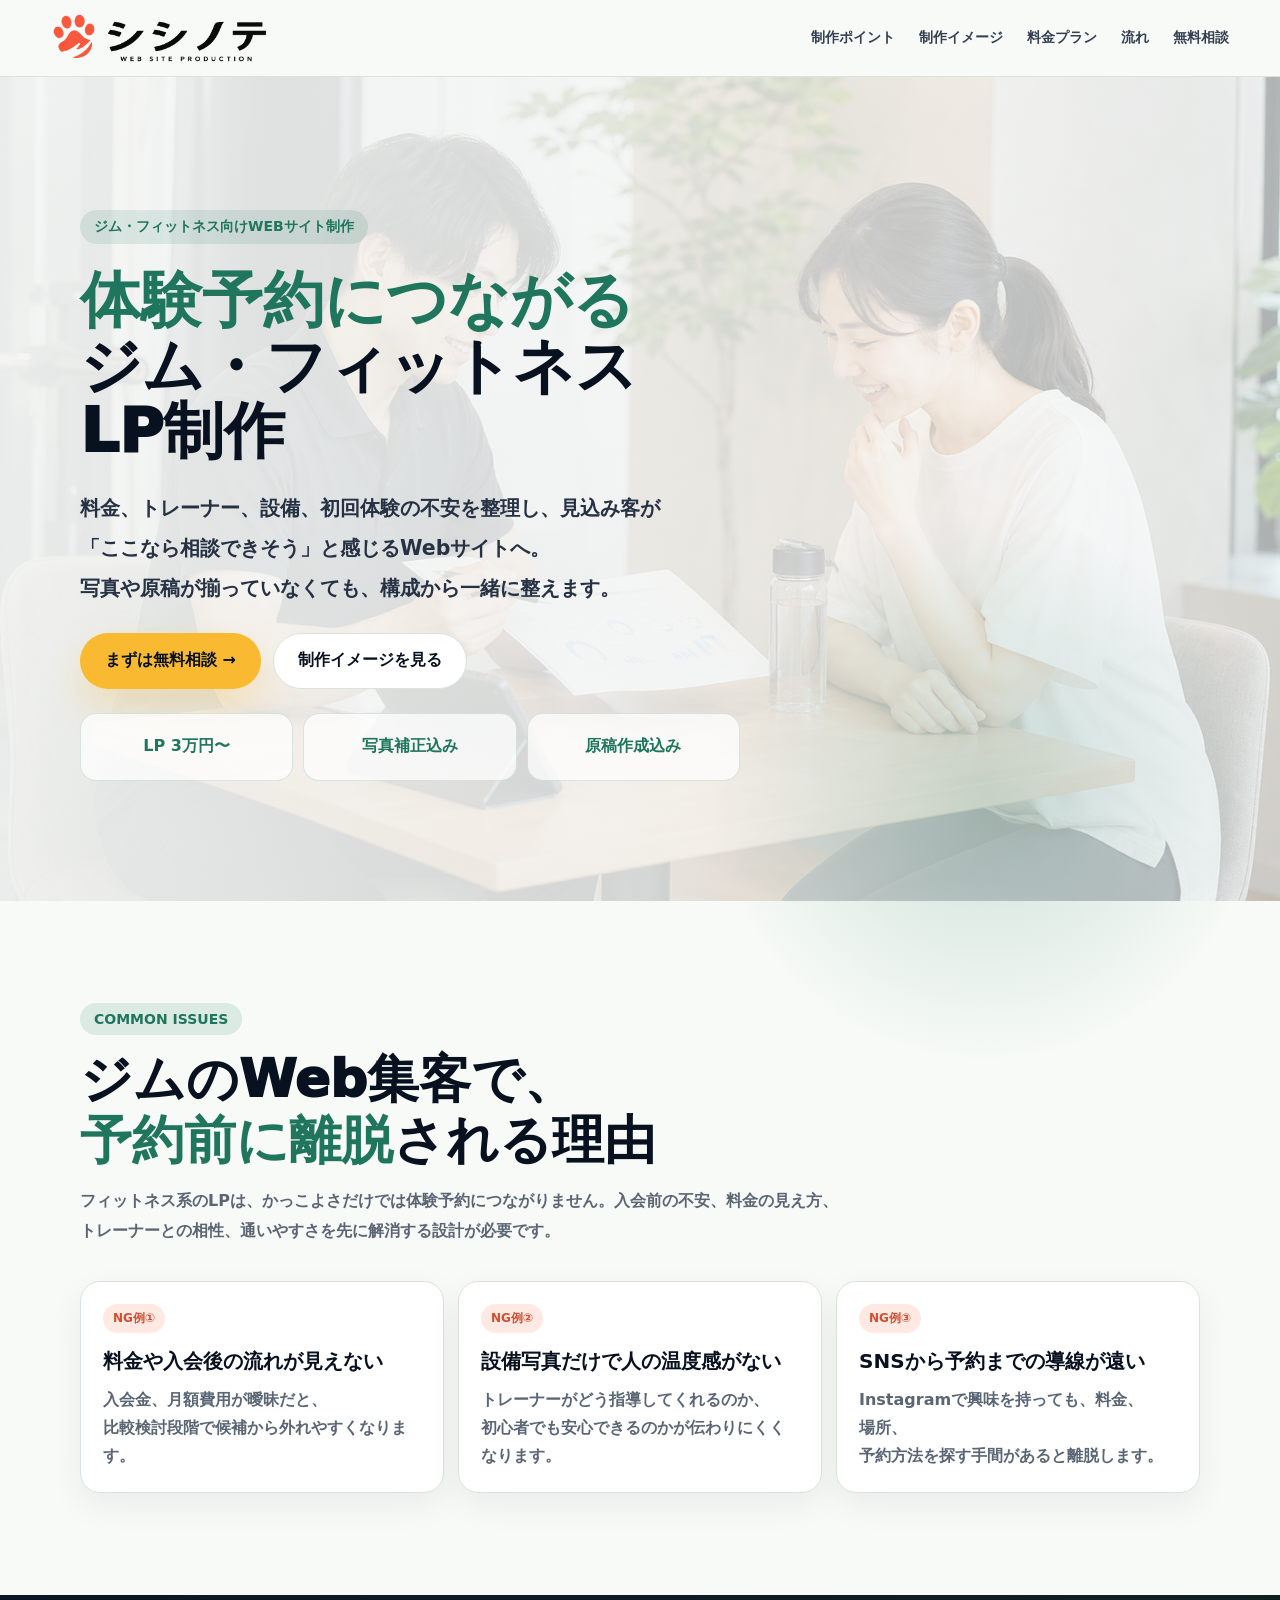
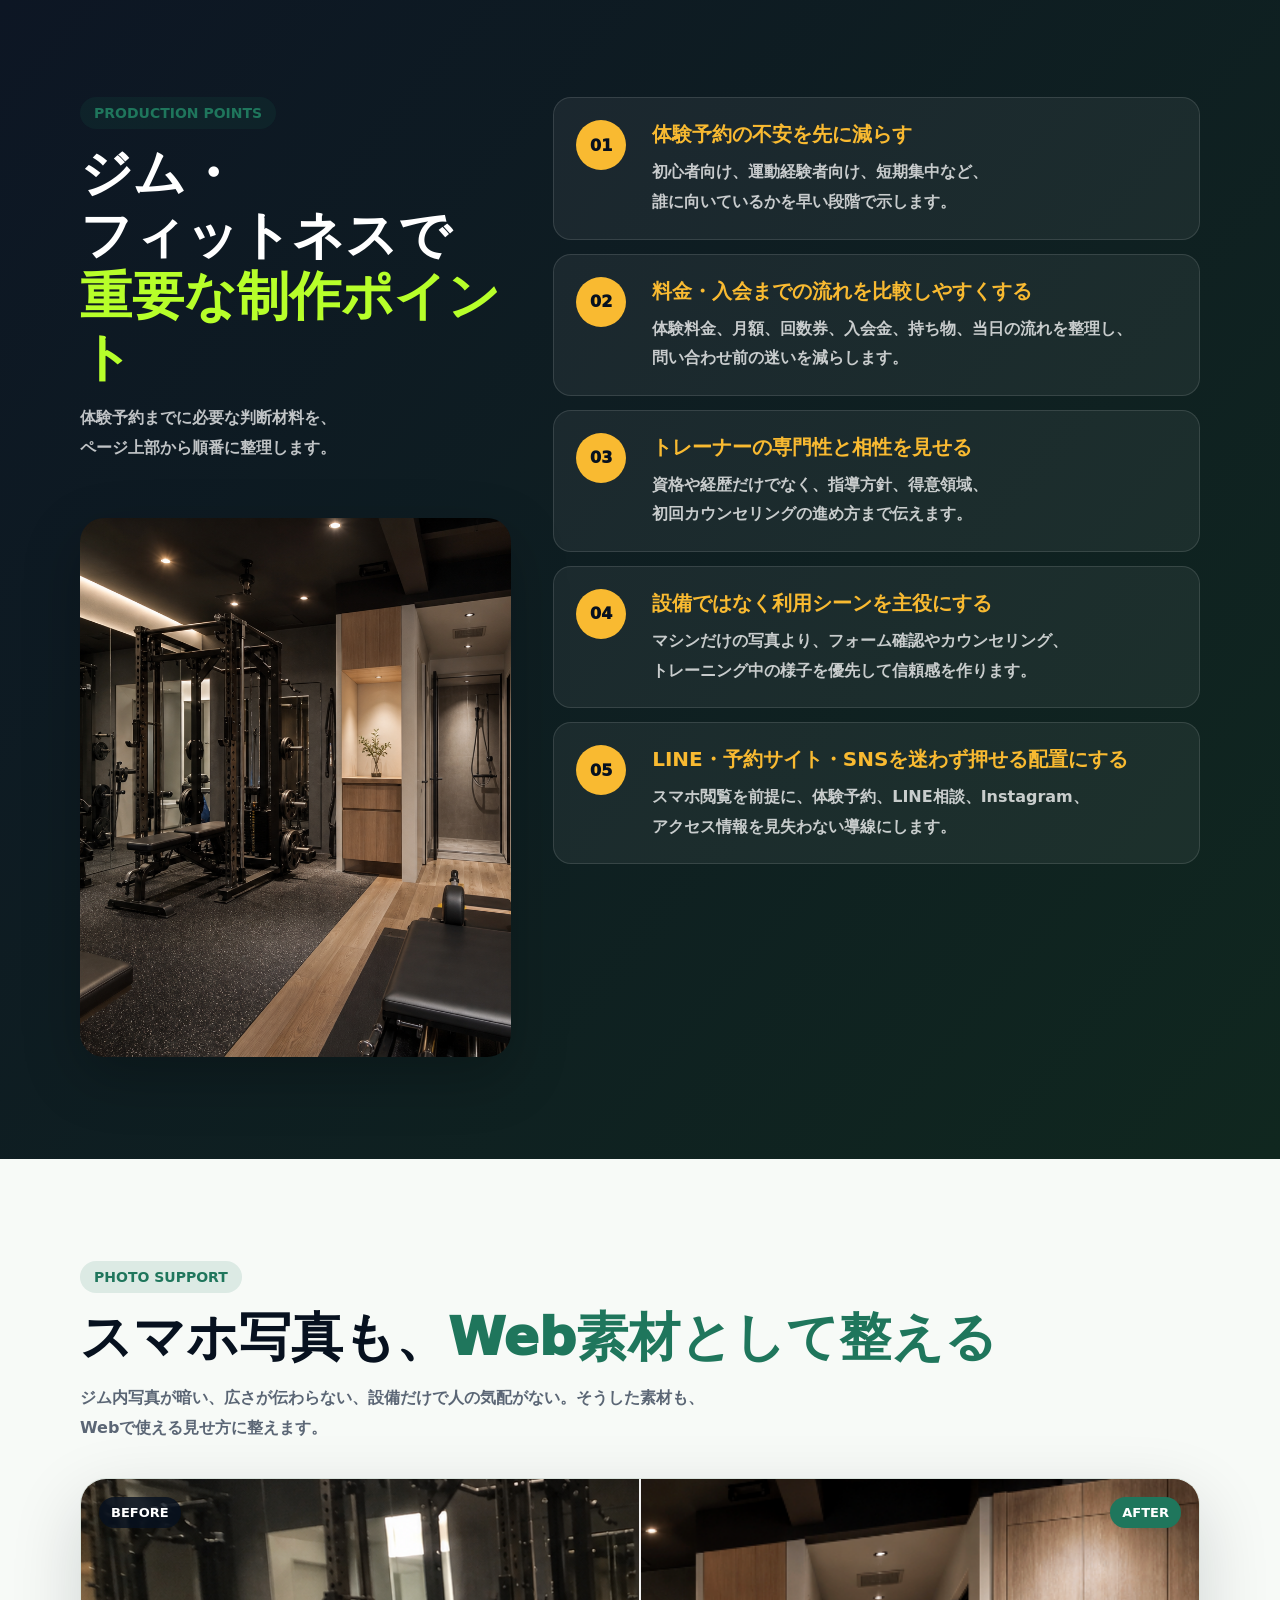
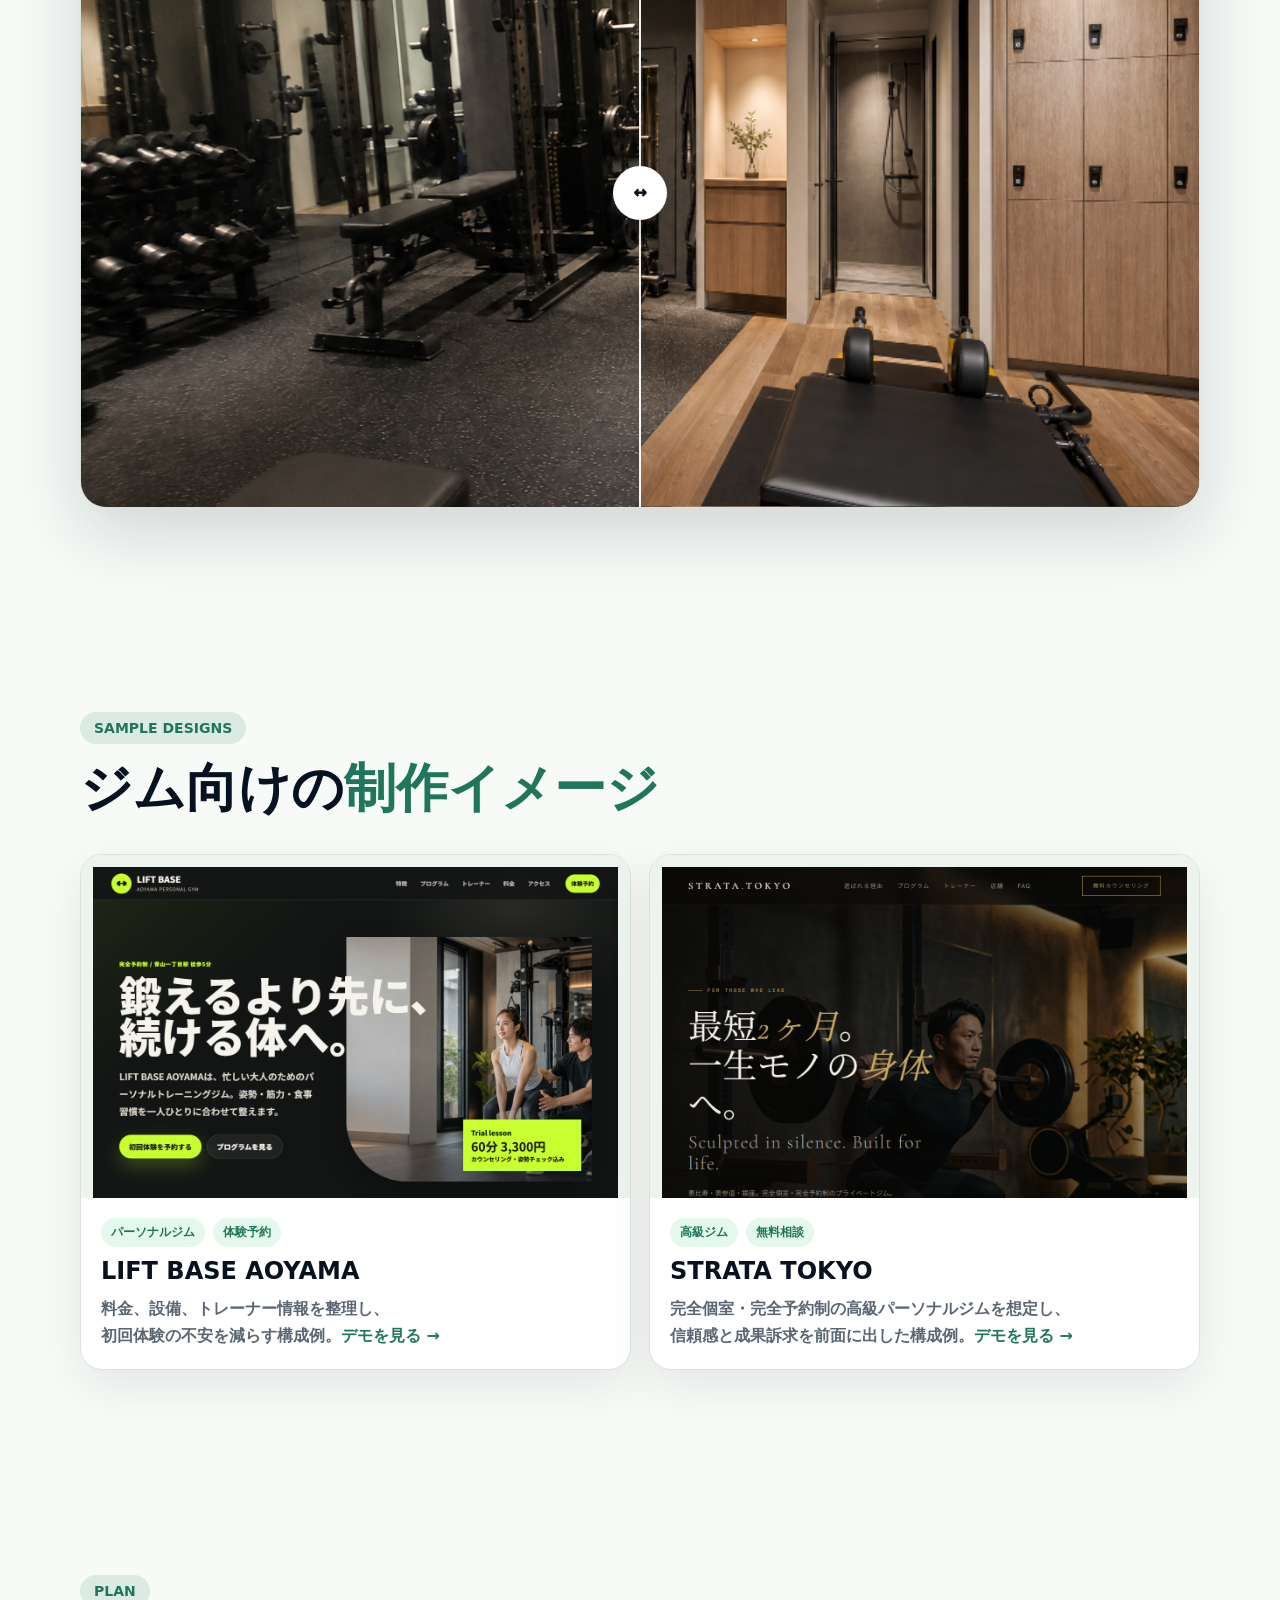
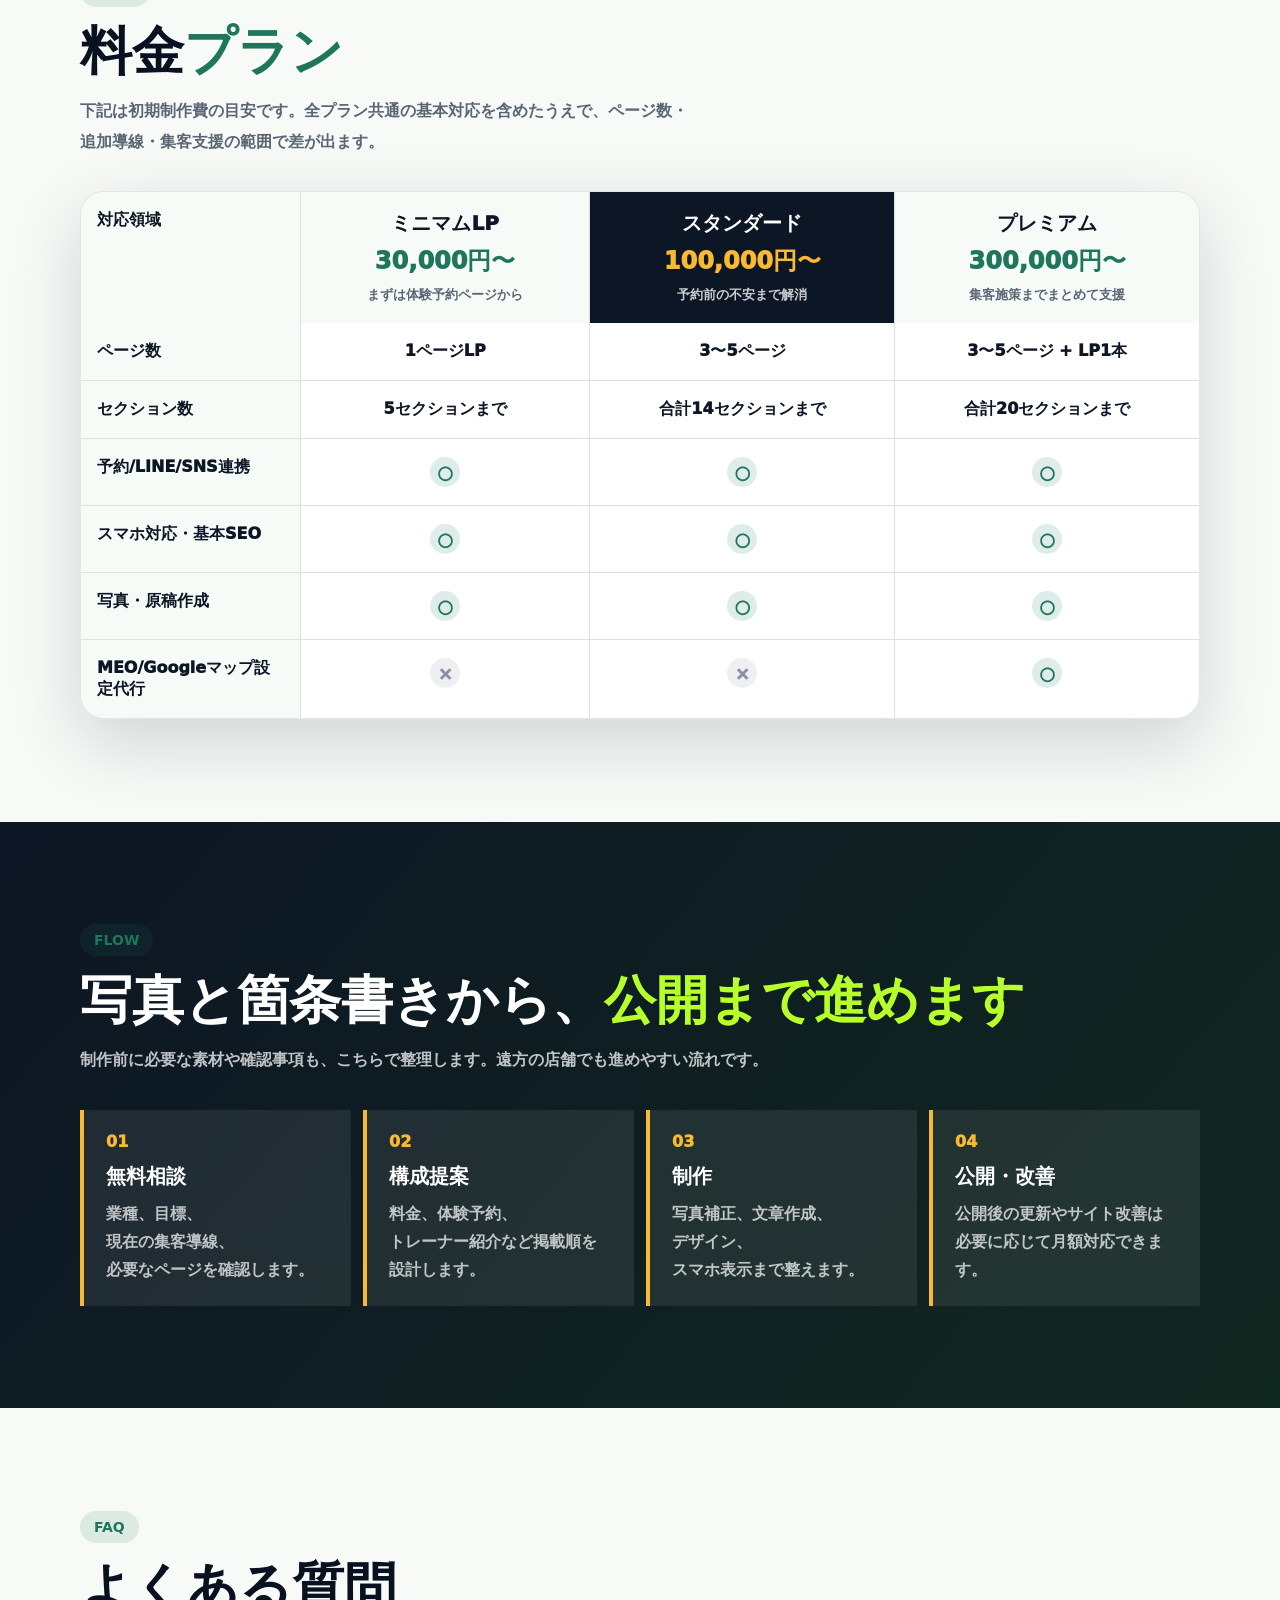
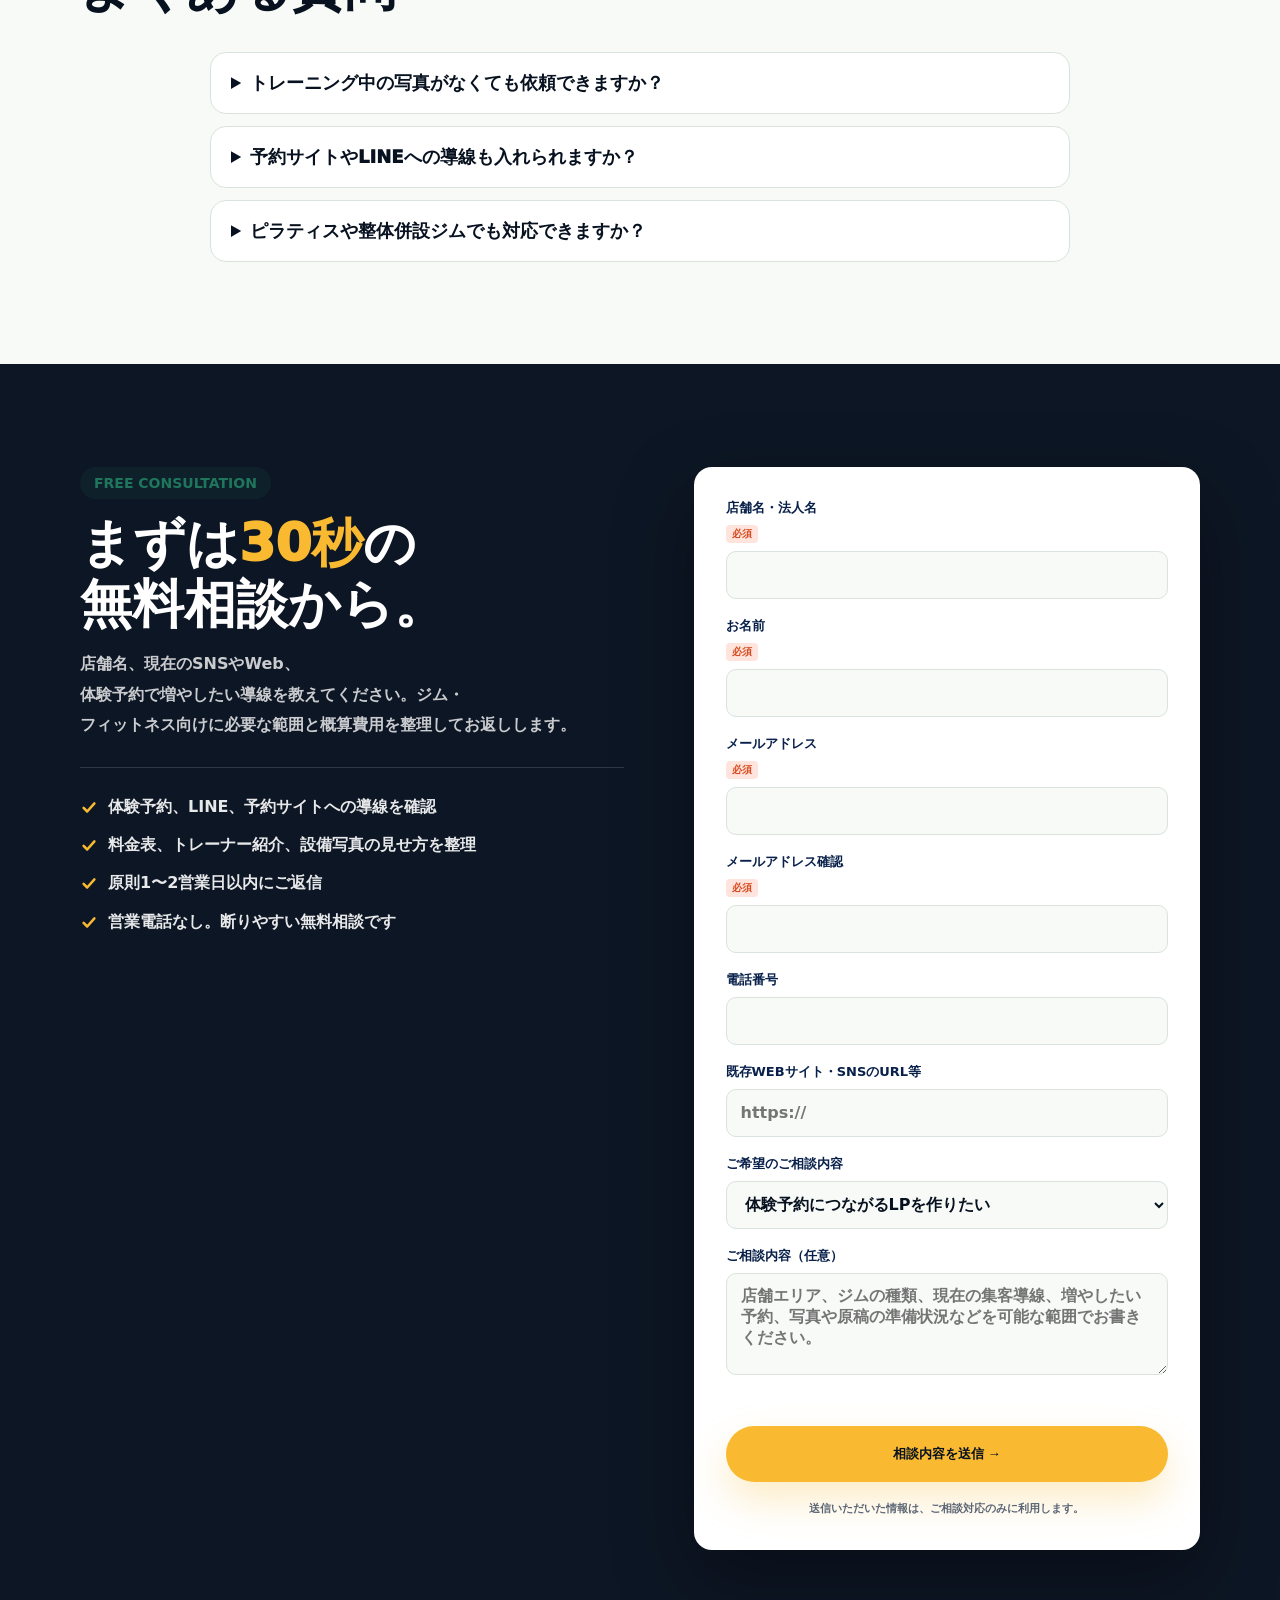
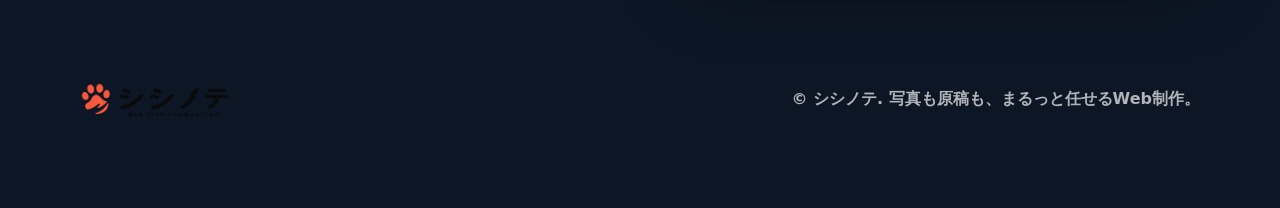
<file: lp/fitness/index.html>
<!doctype html>
<html lang="ja">
  <head>
    <meta charset="utf-8">
    <meta name="viewport" content="width=device-width, initial-scale=1">
    <title>ジム・フィットネス向けLP制作 | シシノテ</title>
    <meta name="description" content="パーソナルジム、フィットネス、ピラティス、整体併設ジム向けに、体験予約につながるLP・Webサイトを制作します。写真や原稿が揃っていない状態から相談できます。">
    <style>
      :root {
        --ink: #07111f;
        --deep: #0d1624;
        --deep-2: #10271f;
        --green: #1f765c;
        --lime: #b7ff2a;
        --gold: #f9ba31;
        --paper: #f7faf7;
        --line: #d9e3dc;
        --muted: #5b6675;
        --white: #fff;
        --radius: 20px;
        --shadow: 0 24px 70px rgba(7, 17, 31, .16);
      }

      * { box-sizing: border-box; }
      html { scroll-behavior: smooth; }
      body {
        margin: 0;
        color: var(--ink);
        font-family: system-ui, -apple-system, BlinkMacSystemFont, "Segoe UI", sans-serif;
        background: var(--paper);
        overflow-x: hidden;
      }
      img { display: block; max-width: 100%; }
      a { color: inherit; text-decoration: none; }
      h1, h2, h3, p {
        word-break: keep-all;
        overflow-wrap: anywhere;
        line-break: strict;
      }
      h1, h2, h3 { margin: 0; letter-spacing: 0; }
      p { margin: 0; }
      .container {
        width: min(1120px, calc(100% - 48px));
        margin-inline: auto;
      }
      .nowrap { white-space: nowrap; }
      .line { display: block; }
      .button {
        display: inline-flex;
        justify-content: center;
        align-items: center;
        gap: 10px;
        min-height: 56px;
        padding: 0 24px;
        border-radius: 999px;
        border: 1px solid transparent;
        font-weight: 900;
        letter-spacing: 0;
      }
      .button.primary {
        background: var(--gold);
        color: var(--ink);
        box-shadow: 0 18px 38px rgba(249, 186, 49, .28);
      }
      .button.secondary {
        background: rgba(255,255,255,.08);
        color: var(--white);
        border-color: rgba(255,255,255,.2);
      }
      .button.light {
        background: var(--white);
        color: var(--ink);
        border-color: var(--line);
      }

      .site-header {
        position: sticky;
        top: 0;
        z-index: 20;
        display: flex;
        justify-content: space-between;
        align-items: center;
        min-height: 76px;
        padding: 12px clamp(18px, 4vw, 56px);
        background: rgba(247,250,247,.92);
        backdrop-filter: blur(18px);
        border-bottom: 1px solid var(--line);
      }
      .brand img { width: min(218px, 46vw); height: auto; }
      .site-nav {
        display: flex;
        align-items: center;
        gap: 24px;
        font-weight: 800;
        color: #344052;
        font-size: 14px;
      }
      .site-nav a:hover { color: var(--green); }

      .hero {
        position: relative;
        isolation: isolate;
        background:
          linear-gradient(90deg, rgba(246, 248, 247, .94) 0%, rgba(246, 248, 247, .86) 46%, rgba(246, 248, 247, .70) 100%),
          url("../../assets/fitness-demo/consultation.png") center / cover no-repeat;
      }
      .hero::after {
        content: "";
        position: absolute;
        inset: auto 0 -22% auto;
        width: 46vw;
        height: 46vw;
        background: radial-gradient(circle, rgba(31,118,92,.2), transparent 66%);
        z-index: -1;
      }
      .hero-inner {
        min-height: calc(100svh - 76px);
        padding: clamp(52px, 7vw, 92px) 0 clamp(42px, 6vw, 76px);
        display: grid;
        grid-template-columns: minmax(320px, 680px);
        gap: clamp(34px, 4vw, 58px);
        align-items: center;
      }
      .hero-copy {
        display: grid;
        gap: 24px;
        max-width: 660px;
      }
      .eyebrow {
        display: inline-flex;
        width: fit-content;
        align-items: center;
        gap: 8px;
        padding: 8px 14px;
        border-radius: 999px;
        background: rgba(31,118,92,.12);
        color: var(--green);
        font-weight: 900;
        font-size: 14px;
      }
      .hero h1 {
        font-size: clamp(42px, 4.75vw, 68px);
        line-height: 1.08;
        font-weight: 950;
        max-width: 10.8em;
      }
      .hero h1 .accent { color: var(--green); }
      .hero-lead {
        max-width: 620px;
        color: #263244;
        font-size: clamp(17px, 1.6vw, 21px);
        line-height: 1.95;
        font-weight: 800;
      }
      .hero-actions { display: flex; gap: 12px; flex-wrap: wrap; }
      .hero-points {
        display: grid;
        grid-template-columns: repeat(3, minmax(0, 1fr));
        gap: 10px;
        max-width: 680px;
      }
      .hero-points span {
        min-height: 68px;
        display: grid;
        place-items: center;
        padding: 12px;
        border: 1px solid rgba(31,118,92,.16);
        border-radius: 16px;
        background: rgba(255,255,255,.72);
        font-weight: 900;
        text-align: center;
        color: var(--green);
      }
      .hero-visual {
        position: relative;
        min-height: 520px;
        display: grid;
        align-items: center;
        justify-items: end;
      }
      .hero-demo {
        position: relative;
        display: grid;
        place-items: center;
        width: min(100%, 800px);
      }
      .hero-demo img {
        width: 100%;
        filter: drop-shadow(0 34px 70px rgba(7, 17, 31, .18));
      }
      .hero-photo {
        position: relative;
        overflow: hidden;
        border-radius: 28px;
        box-shadow: var(--shadow);
        background: var(--deep);
      }
      .hero-photo img {
        width: 100%;
        height: min(55vw, 620px);
        min-height: 430px;
        object-fit: cover;
        filter: saturate(.98) contrast(1.05);
      }
      .hero-photo::after {
        content: "";
        position: absolute;
        inset: 0;
        background: linear-gradient(90deg, rgba(7,17,31,.62), rgba(7,17,31,.12) 52%, rgba(7,17,31,.4));
      }
      .section { padding: clamp(64px, 8vw, 104px) 0; }
      .section.dark {
        background: linear-gradient(130deg, var(--deep), var(--deep-2));
        color: var(--white);
      }
      .section-head {
        display: grid;
        gap: 14px;
        margin-bottom: 34px;
      }
      .section-head.center {
        text-align: left;
        justify-items: start;
      }
      .section-title {
        font-size: clamp(30px, 4.2vw, 52px);
        line-height: 1.18;
        font-weight: 950;
        text-wrap: balance;
      }
      .section-title .line { display: block; }
      .section-title .accent { color: var(--green); }
      .dark .section-title .accent { color: var(--lime); }
      .section-text {
        max-width: 760px;
        color: var(--muted);
        font-weight: 750;
        line-height: 1.9;
        font-size: 16px;
        text-align: left;
        text-wrap: pretty;
      }
      .dark .section-text { color: rgba(255,255,255,.74); }

      .pain-grid {
        display: grid;
        grid-template-columns: repeat(3, minmax(0, 1fr));
        gap: 14px;
      }
      .pain-card {
        border-radius: var(--radius);
        background: var(--white);
        border: 1px solid var(--line);
        padding: 22px;
        box-shadow: 0 12px 34px rgba(7,17,31,.06);
      }
      .pain-card b {
        display: inline-flex;
        margin-bottom: 14px;
        padding: 6px 10px;
        border-radius: 999px;
        background: #ffe9e2;
        color: #d34f31;
        font-size: 12px;
      }
      .pain-card h3 { font-size: 20px; line-height: 1.45; }
      .pain-card p {
        margin-top: 10px;
        color: var(--muted);
        line-height: 1.75;
        font-weight: 700;
      }

      .point-layout {
        display: grid;
        grid-template-columns: minmax(260px, .8fr) minmax(0, 1.2fr);
        gap: 42px;
        align-items: start;
      }
      .point-sticky {
        position: sticky;
        top: 104px;
        display: grid;
        gap: 20px;
      }
      .point-photo {
        border-radius: 24px;
        overflow: hidden;
        box-shadow: 0 20px 58px rgba(0,0,0,.24);
      }
      .point-photo img { aspect-ratio: 4 / 5; object-fit: cover; }
      .point-list {
        display: grid;
        gap: 14px;
      }
      .point-item {
        display: grid;
        grid-template-columns: 58px 1fr;
        gap: 18px;
        padding: 22px;
        border-radius: 18px;
        border: 1px solid rgba(255,255,255,.12);
        background: rgba(255,255,255,.055);
      }
      .point-num {
        width: 50px;
        height: 50px;
        border-radius: 50%;
        display: grid;
        place-items: center;
        background: var(--gold);
        color: var(--ink);
        font-weight: 950;
      }
      .point-item h3 {
        color: var(--gold);
        font-size: 20px;
        line-height: 1.45;
      }
      .point-item p {
        margin-top: 8px;
        color: rgba(255,255,255,.76);
        line-height: 1.85;
        font-weight: 700;
      }

      .ba-slider {
        --position: 50%;
        position: relative;
        overflow: hidden;
        border-radius: 26px;
        border: 1px solid var(--line);
        background: var(--white);
        box-shadow: var(--shadow);
        aspect-ratio: 16 / 9;
        min-height: 360px;
      }
      .ba-slider img {
        position: absolute;
        inset: 0;
        width: 100%;
        height: 100%;
        object-fit: cover;
      }
      .ba-slider .after-image {
        clip-path: inset(0 0 0 var(--position));
      }
      .ba-label {
        position: absolute;
        top: 18px;
        padding: 8px 12px;
        border-radius: 999px;
        background: rgba(7,17,31,.82);
        color: var(--white);
        font-weight: 900;
        font-size: 13px;
        z-index: 4;
      }
      .ba-label.before { left: 18px; }
      .ba-label.after {
        right: 18px;
        background: var(--green);
      }
      .ba-range {
        position: absolute;
        inset: 0;
        z-index: 5;
        width: 100%;
        height: 100%;
        opacity: 0;
        cursor: ew-resize;
      }
      .ba-divider {
        position: absolute;
        top: 0;
        bottom: 0;
        left: var(--position);
        z-index: 3;
        width: 2px;
        background: rgba(255,255,255,.94);
        transform: translateX(-50%);
        pointer-events: none;
      }
      .ba-handle {
        position: absolute;
        top: 50%;
        left: var(--position);
        z-index: 4;
        display: grid;
        place-items: center;
        width: 54px;
        height: 54px;
        border-radius: 50%;
        background: var(--white);
        color: var(--ink);
        box-shadow: 0 12px 34px rgba(7,17,31,.24);
        transform: translate(-50%, -50%);
        pointer-events: none;
        font-weight: 950;
      }

      .portfolio-grid {
        display: grid;
        grid-template-columns: repeat(2, minmax(0, 1fr));
        gap: 18px;
      }
      .portfolio-item {
        border: 1px solid var(--line);
        border-radius: 22px;
        background: var(--white);
        overflow: hidden;
        box-shadow: 0 16px 48px rgba(7,17,31,.08);
      }
      .portfolio-img {
        aspect-ratio: 16 / 10;
        background: #edf4ef;
        display: grid;
        place-items: center;
        overflow: hidden;
      }
      .portfolio-img img {
        width: 100%;
        height: 100%;
        object-fit: contain;
        padding: 12px;
      }
      .portfolio-body {
        display: grid;
        gap: 10px;
        padding: 20px;
      }
      .tag-row { display: flex; flex-wrap: wrap; gap: 8px; }
      .tag-row span {
        padding: 6px 10px;
        border-radius: 999px;
        background: #e4f8ee;
        color: var(--green);
        font-weight: 900;
        font-size: 12px;
      }
      .portfolio-body h3 { font-size: 24px; }
      .portfolio-body p {
        color: var(--muted);
        font-weight: 750;
        line-height: 1.7;
      }
      .portfolio-body strong { color: var(--green); }

      .plan-table-wrap {
        overflow-x: auto;
        border-radius: 24px;
        border: 1px solid rgba(31, 126, 106, .16);
        background: var(--white);
        box-shadow: var(--shadow);
      }
      .plan-table {
        width: 100%;
        min-width: 840px;
        border-collapse: separate;
        border-spacing: 0;
      }
      .plan-table th,
      .plan-table td {
        padding: 18px 16px;
        border-bottom: 1px solid var(--line);
        border-right: 1px solid var(--line);
        vertical-align: top;
        text-align: center;
      }
      .plan-table th:first-child,
      .plan-table td:first-child {
        position: sticky;
        left: 0;
        z-index: 2;
        width: 220px;
        text-align: left;
        background: #f7fbf8;
        color: var(--deep);
        font-weight: 950;
      }
      .plan-table thead th {
        background: #f7fbf8;
        color: var(--deep);
      }
      .plan-table thead th.featured-plan {
        background: var(--deep);
        color: var(--white);
      }
      .plan-table tr:last-child th,
      .plan-table tr:last-child td { border-bottom: 0; }
      .plan-table th:last-child,
      .plan-table td:last-child { border-right: 0; }
      .plan-name {
        display: block;
        font-size: 20px;
        line-height: 1.35;
        font-weight: 950;
      }
      .plan-price {
        display: block;
        margin-top: 8px;
        color: var(--green);
        font-size: 24px;
        font-weight: 950;
        letter-spacing: 0;
      }
      .featured-plan .plan-price { color: var(--gold); }
      .plan-note {
        display: block;
        margin-top: 8px;
        color: var(--muted);
        font-size: 13px;
        line-height: 1.55;
        font-weight: 800;
      }
      .featured-plan .plan-note { color: rgba(255,255,255,.78); }
      .plan-table .yes,
      .plan-table .no,
      .plan-table .partial {
        display: inline-grid;
        place-items: center;
        width: 30px;
        height: 30px;
        margin: 0 auto;
        border-radius: 999px;
        font-size: 18px;
        font-weight: 950;
      }
      .plan-table tbody td {
        color: var(--deep);
        font-weight: 950;
      }
      .plan-table .yes {
        background: rgba(31, 126, 106, .14);
        color: var(--green);
      }
      .plan-table .partial {
        background: rgba(252, 183, 45, .18);
        color: #9b6900;
      }
      .plan-table .no {
        background: rgba(82, 94, 112, .10);
        color: #8792a3;
      }
      .plan-detail {
        display: block;
        color: var(--muted);
        font-size: 13px;
        line-height: 1.55;
        font-weight: 800;
      }

      .flow-grid {
        display: grid;
        grid-template-columns: repeat(4, minmax(0, 1fr));
        gap: 12px;
      }
      .flow-card {
        padding: 22px;
        border-left: 4px solid var(--gold);
        background: rgba(255,255,255,.08);
      }
      .flow-card span {
        color: var(--gold);
        font-weight: 950;
      }
      .flow-card h3 {
        margin-top: 12px;
        font-size: 20px;
      }
      .flow-card p {
        margin-top: 10px;
        color: rgba(255,255,255,.72);
        line-height: 1.75;
        font-weight: 700;
      }

      .faq-grid {
        display: grid;
        gap: 12px;
        max-width: 860px;
        margin-inline: auto;
      }
      details {
        border-radius: 16px;
        border: 1px solid var(--line);
        background: var(--white);
        padding: 18px 20px;
      }
      summary {
        cursor: pointer;
        font-weight: 950;
        font-size: 18px;
      }
      details p {
        margin-top: 12px;
        color: var(--muted);
        line-height: 1.8;
        font-weight: 700;
      }

      .contact {
        background: var(--deep);
        color: var(--white);
      }
      .contact-layout {
        display: grid;
        grid-template-columns: minmax(0, .88fr) minmax(360px, .82fr);
        gap: clamp(30px, 6vw, 70px);
        align-items: start;
      }
      .contact .section-head {
        margin-bottom: 0;
      }
      .contact .section-title {
        color: var(--white);
      }
      .contact .section-title .accent {
        color: var(--gold);
      }
      .contact .section-text {
        color: rgba(255,255,255,.78);
      }
      .contact-perks {
        display: grid;
        gap: 12px;
        margin: 26px 0 0;
        padding: 26px 0 0;
        border-top: 1px solid rgba(255,255,255,.14);
        list-style: none;
      }
      .contact-perks li {
        display: flex;
        gap: 10px;
        align-items: flex-start;
        color: rgba(255,255,255,.9);
        font-weight: 850;
        line-height: 1.65;
      }
      .contact-perks li::before {
        content: "";
        display: inline-block;
        width: 18px;
        height: 18px;
        flex-shrink: 0;
        margin-top: 4px;
        background-image: url("data:image/svg+xml;utf8,<svg xmlns='http://www.w3.org/2000/svg' viewBox='0 0 20 20' fill='none' stroke='%23f9ba31' stroke-width='2.8' stroke-linecap='round' stroke-linejoin='round'><polyline points='4 11 8 15 16 6'/></svg>");
        background-repeat: no-repeat;
        background-position: center;
      }
      .contact-form {
        display: grid;
        gap: 18px;
        padding: clamp(24px, 3vw, 32px);
        border-radius: 18px;
        background: var(--white);
        color: var(--ink);
        box-shadow: 0 30px 78px rgba(0,0,0,.34);
      }
      .contact-form label {
        display: grid;
        gap: 8px;
        font-weight: 900;
      }
      .field-label {
        color: #08204a;
        font-size: 13px;
      }
      .field-required {
        width: fit-content;
        padding: 2px 6px;
        background: #fee4dc;
        color: #d64a1f;
        border-radius: 4px;
        font-size: 10px;
        font-weight: 950;
      }
      input,
      select,
      textarea {
        width: 100%;
        min-height: 48px;
        border: 1px solid var(--line);
        border-radius: 10px;
        padding: 12px 14px;
        font: inherit;
        color: var(--ink);
        background: var(--paper);
      }
      textarea {
        resize: vertical;
      }
      input:focus,
      select:focus,
      textarea:focus {
        border-color: var(--green);
        outline: 3px solid rgba(31, 118, 92, .18);
      }
      .form-status {
        min-height: 1.5em;
        margin: -4px 0 0;
        color: var(--muted);
        font-size: 13px;
        font-weight: 800;
      }
      .form-status[data-state="success"] { color: var(--green); }
      .form-status[data-state="error"] { color: #b42318; }
      .contact-form .button {
        width: 100%;
        cursor: pointer;
      }
      .contact-form .button:disabled {
        opacity: .68;
        cursor: wait;
      }
      .form-note {
        margin: 0;
        color: var(--muted);
        font-size: 11px;
        font-weight: 700;
        line-height: 1.6;
        text-align: center;
      }
      .site-footer {
        padding: 30px 0 90px;
        background: var(--deep);
        color: rgba(255,255,255,.68);
      }
      .footer-inner {
        display: flex;
        justify-content: space-between;
        align-items: center;
        gap: 20px;
        font-weight: 700;
      }
      .footer-inner img { width: 150px; }
      .sticky-cta {
        display: none;
      }

      @media (max-width: 920px) {
        .site-nav { display: none; }
        .hero-inner {
          min-height: auto;
          grid-template-columns: 1fr;
          gap: 34px;
        }
        .hero h1 {
          max-width: 100%;
          font-size: clamp(36px, 9.5vw, 58px);
        }
        .hero-photo img {
          height: min(76vw, 560px);
          min-height: 330px;
        }
        .pain-grid,
        .point-layout,
        .portfolio-grid,
        .flow-grid {
          grid-template-columns: 1fr;
        }
        .point-sticky { position: static; }
        .point-photo img { aspect-ratio: 16 / 10; }
      }

      @media (max-width: 560px) {
        .container { width: min(100% - 32px, 1120px); }
        .site-header { min-height: 68px; padding: 10px 16px; }
        .brand img { width: 162px; }
        .hero {
          background:
            linear-gradient(180deg, rgba(246, 248, 247, .90) 0%, rgba(246, 248, 247, .82) 58%, rgba(246, 248, 247, .76) 100%),
            url("../../assets/fitness-demo/consultation.png") 42% center / cover no-repeat;
        }
        .hero-inner { padding-top: 44px; }
        .hero h1 {
          font-size: clamp(31px, 9.3vw, 42px);
          line-height: 1.13;
        }
        .hero-lead {
          font-size: 16px;
          line-height: 1.85;
        }
        .hero-actions .button {
          width: 100%;
        }
        .hero-points { display: none; }
        .hero-visual { min-height: 390px; }
        .hero-photo img {
          min-height: 320px;
          height: 92vw;
          object-position: center;
        }
        .hero-demo img {
          width: min(100%, 520px);
          max-width: none;
        }
        .contact-layout {
          grid-template-columns: 1fr;
        }
        .section { padding: 56px 0; }
        .section-title {
          font-size: clamp(25px, 7.5vw, 34px);
          line-height: 1.22;
        }
        .plan-table-wrap {
          overflow: hidden;
          border-radius: 18px;
        }
        .plan-table {
          min-width: 0;
          table-layout: fixed;
        }
        .plan-table th,
        .plan-table td {
          padding: 11px 4px;
          font-size: 12px;
          line-height: 1.45;
        }
        .plan-table th:first-child,
        .plan-table td:first-child {
          position: static;
          width: 32%;
          min-width: 0;
          font-size: 10.5px;
          line-height: 1.5;
        }
        .plan-table thead th:not(:first-child),
        .plan-table tbody td {
          width: 22.666%;
        }
        .plan-name {
          font-size: 12px;
          line-height: 1.35;
        }
        .plan-price {
          margin-top: 5px;
          font-size: 11px;
          white-space: nowrap;
        }
        .plan-note {
          display: none;
        }
        .plan-table .yes,
        .plan-table .no,
        .plan-table .partial {
          width: 24px;
          height: 24px;
          font-size: 14px;
        }
        .ba-slider {
          aspect-ratio: 4 / 5;
          min-height: 360px;
        }
        .point-item { grid-template-columns: 1fr; }
        .footer-inner {
          align-items: flex-start;
          flex-direction: column;
        }
        .sticky-cta {
          position: fixed;
          z-index: 30;
          left: 10px;
          right: 10px;
          bottom: 10px;
          display: grid;
          grid-template-columns: 1fr 1fr;
          gap: 8px;
          padding: 8px;
          border-radius: 999px;
          background: rgba(255,255,255,.92);
          border: 1px solid var(--line);
          box-shadow: 0 18px 44px rgba(7,17,31,.18);
        }
        .sticky-cta .button {
          min-height: 52px;
          padding: 0 12px;
          font-size: 14px;
        }
        .sticky-cta .button.secondary {
          background: var(--white);
          color: var(--ink);
          border-color: var(--line);
        }
      }
    </style>
  </head>
  <body>
    <header class="site-header">
      <a class="brand" href="#top" aria-label="シシノテ トップへ">
        <img src="../../assets/shishinote-logo-full.png" alt="シシノテ WEB SITE PRODUCTION">
      </a>
      <nav class="site-nav" aria-label="主要メニュー">
        <a href="#points">制作ポイント</a>
        <a href="#samples">制作イメージ</a>
        <a href="#plans">料金プラン</a>
        <a href="#flow">流れ</a>
        <a href="#contact">無料相談</a>
      </nav>
    </header>

    <main id="top">
      <section class="hero">
        <div class="container hero-inner">
          <div class="hero-copy">
            <p class="eyebrow">ジム・フィットネス向けWEBサイト制作</p>
            <h1>
              <span class="line accent">体験予約につながる</span>
              <span class="line">ジム・フィットネス</span>
              <span class="line">LP制作</span>
            </h1>
            <p class="hero-lead">料金、トレーナー、設備、初回体験の不安を整理し、見込み客が「ここなら相談できそう」と感じるWebサイトへ。写真や原稿が揃っていなくても、構成から一緒に整えます。</p>
            <div class="hero-actions">
              <a class="button primary" href="#contact">まずは無料相談 →</a>
              <a class="button light" href="#samples">制作イメージを見る</a>
            </div>
            <div class="hero-points" aria-label="対応範囲">
              <span>LP 3万円〜</span>
              <span>写真補正込み</span>
              <span>原稿作成込み</span>
            </div>
          </div>
        </div>
      </section>

      <section class="section" aria-labelledby="pain-title">
        <div class="container">
          <div class="section-head center">
            <p class="eyebrow">COMMON ISSUES</p>
            <h2 class="section-title" id="pain-title">
              <span class="line">ジムのWeb集客で、</span>
              <span class="line"><span class="accent">予約前に離脱</span>される理由</span>
            </h2>
            <p class="section-text">フィットネス系のLPは、かっこよさだけでは体験予約につながりません。入会前の不安、料金の見え方、トレーナーとの相性、通いやすさを先に解消する設計が必要です。</p>
          </div>
          <div class="pain-grid">
            <article class="pain-card">
              <b>NG例①</b>
              <h3>料金や入会後の流れが見えない</h3>
              <p>入会金、月額費用が曖昧だと、比較検討段階で候補から外れやすくなります。</p>
            </article>
            <article class="pain-card">
              <b>NG例②</b>
              <h3>設備写真だけで人の温度感がない</h3>
              <p>トレーナーがどう指導してくれるのか、初心者でも安心できるのかが伝わりにくくなります。</p>
            </article>
            <article class="pain-card">
              <b>NG例③</b>
              <h3>SNSから予約までの導線が遠い</h3>
              <p>Instagramで興味を持っても、料金、場所、予約方法を探す手間があると離脱します。</p>
            </article>
          </div>
        </div>
      </section>

      <section class="section dark" id="points" aria-labelledby="points-title">
        <div class="container point-layout">
          <div class="point-sticky">
            <div class="section-head">
              <p class="eyebrow">PRODUCTION POINTS</p>
              <h2 class="section-title" id="points-title">
                <span class="line">ジム・フィットネスで</span>
                <span class="line"><span class="accent">重要な制作ポイント</span></span>
              </h2>
              <p class="section-text">体験予約までに必要な判断材料を、ページ上部から順番に整理します。</p>
            </div>
            <div class="point-photo">
              <img src="../../assets/demos/fitness-studio.png" alt="パーソナルジムの設備とトレーニング空間">
            </div>
          </div>
          <div class="point-list">
            <article class="point-item">
              <span class="point-num">01</span>
              <div>
                <h3>体験予約の不安を先に減らす</h3>
                <p>初心者向け、運動経験者向け、短期集中など、誰に向いているかを早い段階で示します。</p>
              </div>
            </article>
            <article class="point-item">
              <span class="point-num">02</span>
              <div>
                <h3>料金・入会までの流れを比較しやすくする</h3>
                <p>体験料金、月額、回数券、入会金、持ち物、当日の流れを整理し、問い合わせ前の迷いを減らします。</p>
              </div>
            </article>
            <article class="point-item">
              <span class="point-num">03</span>
              <div>
                <h3>トレーナーの専門性と相性を見せる</h3>
                <p>資格や経歴だけでなく、指導方針、得意領域、初回カウンセリングの進め方まで伝えます。</p>
              </div>
            </article>
            <article class="point-item">
              <span class="point-num">04</span>
              <div>
                <h3>設備ではなく利用シーンを主役にする</h3>
                <p>マシンだけの写真より、フォーム確認やカウンセリング、トレーニング中の様子を優先して信頼感を作ります。</p>
              </div>
            </article>
            <article class="point-item">
              <span class="point-num">05</span>
              <div>
                <h3>LINE・予約サイト・SNSを迷わず押せる配置にする</h3>
                <p>スマホ閲覧を前提に、体験予約、LINE相談、Instagram、アクセス情報を見失わない導線にします。</p>
              </div>
            </article>
          </div>
        </div>
      </section>

      <section class="section" id="before-after" aria-labelledby="ba-title">
        <div class="container">
          <div class="section-head center">
            <p class="eyebrow">PHOTO SUPPORT</p>
            <h2 class="section-title" id="ba-title">スマホ写真も、<span class="accent">Web素材として整える</span></h2>
            <p class="section-text">ジム内写真が暗い、広さが伝わらない、設備だけで人の気配がない。そうした素材も、Webで使える見せ方に整えます。</p>
          </div>
          <div class="ba-slider" data-before-after>
            <img class="before-image" src="../../assets/demos/before-fitness-user-20260630.png" alt="補正前のジム内写真">
            <img class="after-image" src="../../assets/demos/after-fitness.png" alt="補正後のジム内写真">
            <span class="ba-label before">BEFORE</span>
            <span class="ba-label after">AFTER</span>
            <span class="ba-divider" aria-hidden="true"></span>
            <span class="ba-handle" aria-hidden="true">↔</span>
            <input class="ba-range" type="range" min="0" max="100" value="50" aria-label="BeforeとAfterを比較">
          </div>
        </div>
      </section>

      <section class="section" id="samples" aria-labelledby="samples-title">
        <div class="container">
          <div class="section-head center">
            <p class="eyebrow">SAMPLE DESIGNS</p>
            <h2 class="section-title" id="samples-title">ジム向けの<span class="accent">制作イメージ</span></h2>
          </div>
          <div class="portfolio-grid">
            <a class="portfolio-item" href="../../demos/fitness/" aria-label="LIFT BASE AOYAMAのデモページを見る">
              <div class="portfolio-img">
                <img src="../../assets/portfolio/fitness-fv.png" alt="LIFT BASE AOYAMA 制作イメージ">
              </div>
              <div class="portfolio-body">
                <div class="tag-row"><span>パーソナルジム</span><span>体験予約</span></div>
                <h3>LIFT BASE AOYAMA</h3>
                <p>料金、設備、トレーナー情報を整理し、初回体験の不安を減らす構成例。<strong>デモを見る →</strong></p>
              </div>
            </a>
            <a class="portfolio-item" href="../../demos/strata-tokyo/" aria-label="STRATA TOKYOのデモページを見る">
              <div class="portfolio-img">
                <img src="../../assets/portfolio/strata-tokyo-fv.png" alt="STRATA TOKYO 制作イメージ">
              </div>
              <div class="portfolio-body">
                <div class="tag-row"><span>高級ジム</span><span>無料相談</span></div>
                <h3>STRATA TOKYO</h3>
                <p>完全個室・完全予約制の高級パーソナルジムを想定し、信頼感と成果訴求を前面に出した構成例。<strong>デモを見る →</strong></p>
              </div>
            </a>
          </div>
        </div>
      </section>

      <section class="section" id="plans" aria-labelledby="plans-title">
        <div class="container">
          <div class="section-head center">
            <p class="eyebrow">PLAN</p>
            <h2 class="section-title" id="plans-title">料金<span class="accent">プラン</span></h2>
            <p class="section-text">下記は初期制作費の目安です。全プラン共通の基本対応を含めたうえで、ページ数・追加導線・集客支援の範囲で差が出ます。</p>
          </div>
          <div class="plan-table-wrap" aria-label="料金プラン比較表">
            <table class="plan-table">
              <thead>
                <tr>
                  <th scope="col">対応領域</th>
                  <th scope="col">
                    <span class="plan-name">ミニマムLP</span>
                    <span class="plan-price">30,000円〜</span>
                    <span class="plan-note">まずは体験予約ページから</span>
                  </th>
                  <th scope="col" class="featured-plan">
                    <span class="plan-name">スタンダード</span>
                    <span class="plan-price">100,000円〜</span>
                    <span class="plan-note">予約前の不安まで解消</span>
                  </th>
                  <th scope="col">
                    <span class="plan-name">プレミアム</span>
                    <span class="plan-price">300,000円〜</span>
                    <span class="plan-note">集客施策までまとめて支援</span>
                  </th>
                </tr>
              </thead>
              <tbody>
                <tr>
                  <th scope="row">ページ数</th>
                  <td>1ページLP</td>
                  <td>3〜5ページ</td>
                  <td>3〜5ページ + LP1本</td>
                </tr>
                <tr>
                  <th scope="row">セクション数</th>
                  <td>5セクションまで</td>
                  <td>合計14セクションまで</td>
                  <td>合計20セクションまで</td>
                </tr>
                <tr>
                  <th scope="row">予約/LINE/SNS連携</th>
                  <td><span class="yes" aria-label="対応">○</span></td>
                  <td><span class="yes" aria-label="対応">○</span></td>
                  <td><span class="yes" aria-label="対応">○</span></td>
                </tr>
                <tr>
                  <th scope="row">スマホ対応・基本SEO</th>
                  <td><span class="yes" aria-label="対応">○</span></td>
                  <td><span class="yes" aria-label="対応">○</span></td>
                  <td><span class="yes" aria-label="対応">○</span></td>
                </tr>
                <tr>
                  <th scope="row">写真・原稿作成</th>
                  <td><span class="yes" aria-label="対応">○</span></td>
                  <td><span class="yes" aria-label="対応">○</span></td>
                  <td><span class="yes" aria-label="対応">○</span></td>
                </tr>
                <tr>
                  <th scope="row">MEO/Googleマップ設定代行</th>
                  <td><span class="no" aria-label="非対応">×</span></td>
                  <td><span class="no" aria-label="非対応">×</span></td>
                  <td><span class="yes" aria-label="対応">○</span></td>
                </tr>
              </tbody>
            </table>
          </div>
        </div>
      </section>

      <section class="section dark" id="flow" aria-labelledby="flow-title">
        <div class="container">
          <div class="section-head center">
            <p class="eyebrow">FLOW</p>
            <h2 class="section-title" id="flow-title">写真と箇条書きから、<span class="accent">公開まで進めます</span></h2>
            <p class="section-text">制作前に必要な素材や確認事項も、こちらで整理します。遠方の店舗でも進めやすい流れです。</p>
          </div>
          <div class="flow-grid">
            <article class="flow-card">
              <span>01</span>
              <h3>無料相談</h3>
              <p>業種、目標、現在の集客導線、必要なページを確認します。</p>
            </article>
            <article class="flow-card">
              <span>02</span>
              <h3>構成提案</h3>
              <p>料金、体験予約、トレーナー紹介など掲載順を設計します。</p>
            </article>
            <article class="flow-card">
              <span>03</span>
              <h3>制作</h3>
              <p>写真補正、文章作成、デザイン、スマホ表示まで整えます。</p>
            </article>
            <article class="flow-card">
              <span>04</span>
              <h3>公開・改善</h3>
              <p>公開後の更新やサイト改善は必要に応じて月額対応できます。</p>
            </article>
          </div>
        </div>
      </section>

      <section class="section" aria-labelledby="faq-title">
        <div class="container">
          <div class="section-head center">
            <p class="eyebrow">FAQ</p>
            <h2 class="section-title" id="faq-title">よくある質問</h2>
          </div>
          <div class="faq-grid">
            <details>
              <summary>トレーニング中の写真がなくても依頼できますか？</summary>
              <p>可能です。まずは設備写真やスマホで撮った店内写真から始め、必要な写真の撮り方リストや構図案もお渡しできます。</p>
            </details>
            <details>
              <summary>予約サイトやLINEへの導線も入れられますか？</summary>
              <p>可能です。既存の予約システム、LINE、Instagram、Googleマップへの導線を整理して配置します。</p>
            </details>
            <details>
              <summary>ピラティスや整体併設ジムでも対応できますか？</summary>
              <p>対応できます。業種ごとに来店前の不安や判断材料が変わるため、メニューや初回導線に合わせて構成を調整します。</p>
            </details>
          </div>
        </div>
      </section>

      <section class="section contact" id="contact">
        <div class="container contact-layout">
          <div>
            <div class="section-head">
              <p class="eyebrow">FREE CONSULTATION</p>
              <h2 class="section-title">まずは<span class="accent">30秒</span>の<br>無料相談から。</h2>
              <p class="section-text">店舗名、現在のSNSやWeb、体験予約で増やしたい導線を教えてください。ジム・フィットネス向けに必要な範囲と概算費用を整理してお返しします。</p>
            </div>
            <ul class="contact-perks">
              <li>体験予約、LINE、予約サイトへの導線を確認</li>
              <li>料金表、トレーナー紹介、設備写真の見せ方を整理</li>
              <li>原則1〜2営業日以内にご返信</li>
              <li>営業電話なし。断りやすい無料相談です</li>
            </ul>
          </div>
          <form class="contact-form" action="../../api/contact" method="post" data-contact-form>
            <input type="text" name="_gotcha" tabindex="-1" autocomplete="off" aria-hidden="true" hidden>
            <label>
              <span class="field-label">店舗名・法人名</span>
              <span class="field-required">必須</span>
              <input type="text" name="organization" autocomplete="organization" required>
            </label>
            <label>
              <span class="field-label">お名前</span>
              <span class="field-required">必須</span>
              <input type="text" name="name" autocomplete="name" required>
            </label>
            <label>
              <span class="field-label">メールアドレス</span>
              <span class="field-required">必須</span>
              <input type="email" name="email" autocomplete="email" inputmode="email" required>
            </label>
            <label>
              <span class="field-label">メールアドレス確認</span>
              <span class="field-required">必須</span>
              <input type="email" name="emailConfirm" autocomplete="email" inputmode="email" required>
            </label>
            <label>
              <span class="field-label">電話番号</span>
              <input type="tel" name="phone" autocomplete="tel" inputmode="tel">
            </label>
            <label>
              <span class="field-label">既存WEBサイト・SNSのURL等</span>
              <input type="url" name="websiteUrl" placeholder="https://" inputmode="url">
            </label>
            <label>
              <span class="field-label">ご希望のご相談内容</span>
              <select name="topic">
                <option>体験予約につながるLPを作りたい</option>
                <option>料金表や入会導線を整理したい</option>
                <option>既存サイトをジム向けに刷新したい</option>
                <option>LINE・予約サイト・SNS導線を整えたい</option>
                <option>トレーナー紹介や実績の見せ方を相談したい</option>
                <option>その他</option>
              </select>
            </label>
            <label>
              <span class="field-label">ご相談内容（任意）</span>
              <textarea name="messageBody" rows="4" placeholder="店舗エリア、ジムの種類、現在の集客導線、増やしたい予約、写真や原稿の準備状況などを可能な範囲でお書きください。"></textarea>
            </label>
            <p class="form-status" data-form-status aria-live="polite"></p>
            <button class="button primary" type="submit">相談内容を送信 →</button>
            <p class="form-note">送信いただいた情報は、ご相談対応のみに利用します。</p>
          </form>
        </div>
      </section>
    </main>

    <footer class="site-footer">
      <div class="container footer-inner">
        <img src="../../assets/shishinote-logo-full.png" alt="シシノテ">
        <p>© シシノテ. 写真も原稿も、まるっと任せるWeb制作。</p>
      </div>
    </footer>

    <div class="sticky-cta" aria-label="固定問い合わせ導線">
      <a class="button secondary" href="#samples">制作例</a>
      <a class="button primary" href="#contact">無料相談 →</a>
    </div>
    <script>
      document.querySelectorAll('[data-before-after]').forEach((slider) => {
        const range = slider.querySelector('.ba-range');
        const update = () => slider.style.setProperty('--position', `${range.value}%`);
        range.addEventListener('input', update);
        update();
      });

      const contactForm = document.querySelector('[data-contact-form]');
      if (contactForm instanceof HTMLFormElement) {
        const status = contactForm.querySelector('[data-form-status]');
        const submitButton = contactForm.querySelector('button[type="submit"]');

        const setStatus = (message, state) => {
          if (!(status instanceof HTMLElement)) return;
          status.textContent = message;
          if (state) {
            status.dataset.state = state;
          } else {
            delete status.dataset.state;
          }
        };

        contactForm.addEventListener('submit', async (event) => {
          event.preventDefault();

          const formData = new FormData(contactForm);
          const email = String(formData.get('email') || '').trim();
          const emailConfirm = String(formData.get('emailConfirm') || '').trim();
          const topic = String(formData.get('topic') || '').trim();
          const freeMessage = String(formData.get('messageBody') || '').trim();

          if (formData.get('_gotcha')) return;

          if (email !== emailConfirm) {
            setStatus('メールアドレスが一致していません。確認用メールアドレスを見直してください。', 'error');
            return;
          }

          const payload = {
            organization: String(formData.get('organization') || '').trim(),
            name: String(formData.get('name') || '').trim(),
            email,
            emailConfirm,
            phone: String(formData.get('phone') || '').trim(),
            websiteUrl: String(formData.get('websiteUrl') || '').trim(),
            message: [
              topic && `フィットネスLP相談内容: ${topic}`,
              freeMessage && `詳細:\n${freeMessage}`
            ].filter(Boolean).join('\n\n')
          };

          if (submitButton instanceof HTMLButtonElement) {
            submitButton.disabled = true;
          }

          setStatus('送信中です。少しだけお待ちください。', '');

          try {
            const endpoint = new URL(contactForm.getAttribute('action') || '../../api/contact', window.location.href).href;
            const response = await fetch(endpoint, {
              method: 'POST',
              headers: { 'Content-Type': 'application/json' },
              body: JSON.stringify(payload)
            });
            const data = await response.json().catch(() => ({}));

            if (!response.ok) {
              throw new Error(data.message || '送信に失敗しました。時間をおいて再度お試しください。');
            }

            contactForm.reset();
            window.location.assign('../../thanks.html');
          } catch (error) {
            setStatus(error instanceof Error ? error.message : '送信に失敗しました。時間をおいて再度お試しください。', 'error');
          } finally {
            if (submitButton instanceof HTMLButtonElement) {
              submitButton.disabled = false;
            }
          }
        });
      }
    </script>
  </body>
</html>
</file>
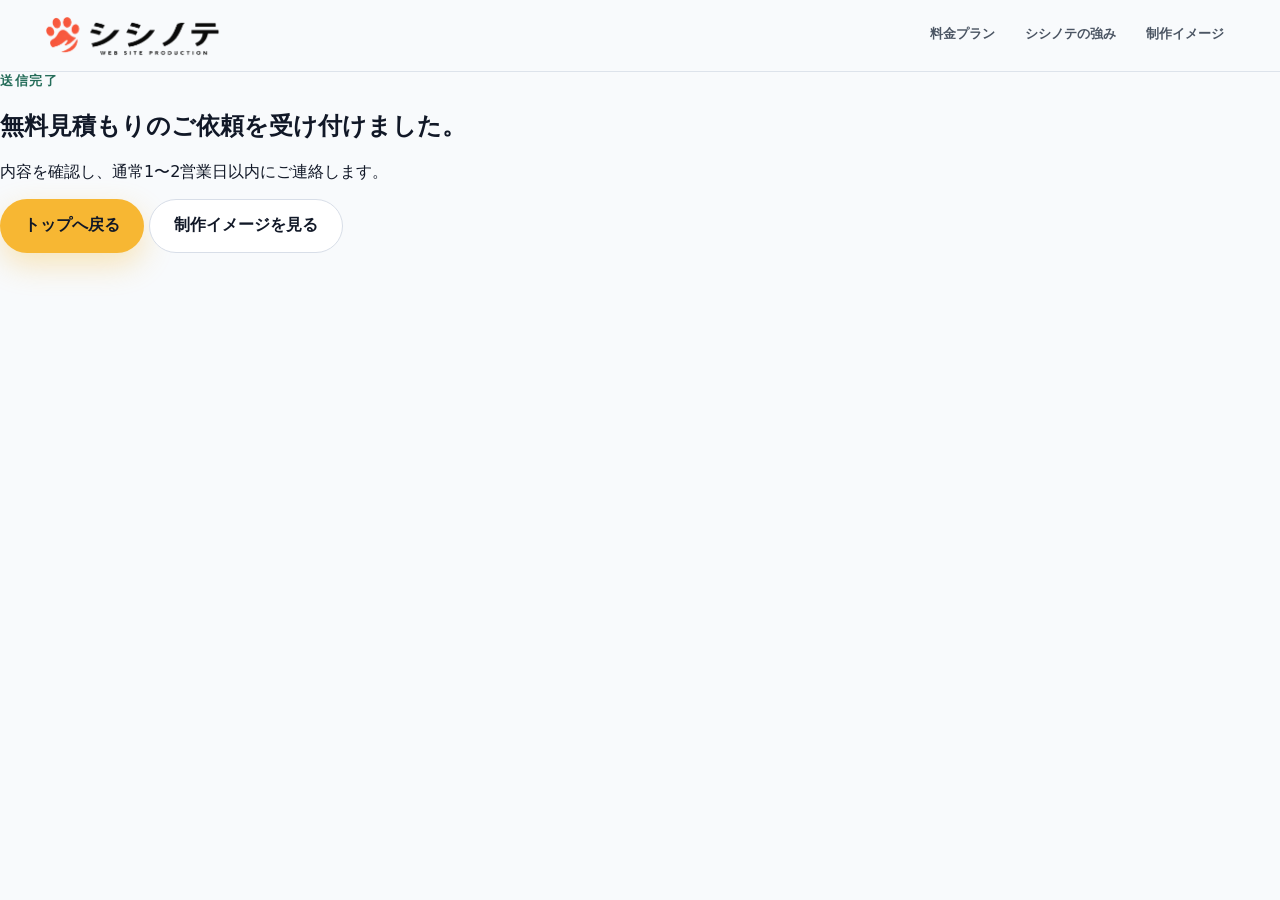
<file: thanks.html>
<!doctype html>
<html lang="ja">
  <head>
    <meta charset="utf-8">
    <meta name="viewport" content="width=device-width, initial-scale=1">
    <title>送信完了 | シシノテ</title>
    <meta name="description" content="シシノテへの無料見積もり依頼を受け付けました。">
    <meta name="robots" content="noindex">
    <link rel="icon" href="assets/shishinote-logo-mark.png" type="image/png">
    <link rel="stylesheet" href="styles.css">
  </head>
  <body class="thanks-page">
    <header class="site-header">
      <a class="brand" href="index.html" aria-label="シシノテ トップへ">
        <img class="brand-logo brand-logo-full" src="assets/shishinote-logo-full.png" alt="" width="1425" height="338">
      </a>
      <nav class="site-nav thanks-nav" aria-label="主要メニュー">
        <a href="index.html#plans">料金プラン</a>
        <a href="index.html#strengths">シシノテの強み</a>
        <a href="index.html#samples">制作イメージ</a>
      </nav>
    </header>

    <main class="thanks-main">
      <section class="thanks-hero">
        <div class="thanks-card">
          <p class="eyebrow">送信完了</p>
          <h1>無料見積もりのご依頼を受け付けました。</h1>
          <p>内容を確認し、通常1〜2営業日以内にご連絡します。</p>
          <div class="thanks-actions">
            <a class="button primary" href="index.html">トップへ戻る</a>
            <a class="button secondary" href="index.html#samples">制作イメージを見る</a>
          </div>
        </div>
      </section>
    </main>
  </body>
</html>
</file>
<file: demos/cafe/styles.css>
:root {
  --ink: #23201b;
  --muted: #6b6257;
  --paper: #f4eddc;
  --paper-2: #fff8e8;
  --teal: #0d4f4b;
  --teal-dark: #083331;
  --red: #c8402f;
  --yellow: #f2c14e;
  --blue: #2b6c8f;
  --line: rgba(35, 32, 27, .18);
  --white: #ffffff;
  --shadow: 0 20px 70px rgba(35, 32, 27, .16);
  --max: 1120px;
  font-family: "Noto Sans JP", "Yu Gothic", Meiryo, system-ui, sans-serif;
}

* {
  box-sizing: border-box;
}

html {
  scroll-behavior: smooth;
}

body {
  margin: 0;
  color: var(--ink);
  background:
    linear-gradient(90deg, rgba(35, 32, 27, .04) 1px, transparent 1px),
    linear-gradient(0deg, rgba(35, 32, 27, .035) 1px, transparent 1px),
    var(--paper);
  background-size: 28px 28px;
  letter-spacing: 0;
  overflow-x: hidden;
}

img {
  display: block;
  max-width: 100%;
}

a {
  color: inherit;
}

h1,
h2,
h3,
p {
  overflow-wrap: anywhere;
}

.site-header {
  position: fixed;
  top: 0;
  left: 0;
  right: 0;
  z-index: 20;
  display: grid;
  grid-template-columns: auto 1fr auto;
  gap: 20px;
  align-items: center;
  min-height: 78px;
  padding: 14px clamp(18px, 4vw, 42px);
  color: var(--paper-2);
  background: rgba(8, 51, 49, .58);
  border-bottom: 1px solid rgba(255, 248, 232, .32);
  backdrop-filter: blur(12px);
}

.brand {
  display: inline-flex;
  align-items: center;
  gap: 12px;
  text-decoration: none;
}

.brand-mark {
  display: grid;
  place-items: center;
  width: 44px;
  height: 44px;
  color: var(--paper-2);
  background: var(--teal);
  border: 2px solid var(--ink);
  border-radius: 50%;
  font-weight: 950;
}

.brand strong,
.brand small {
  display: block;
}

.brand strong {
  font-size: 20px;
  line-height: 1.05;
  font-weight: 950;
}

.brand small {
  color: var(--yellow);
  font-size: 11px;
  letter-spacing: .12em;
  font-weight: 900;
}

.site-nav {
  display: flex;
  justify-content: center;
  gap: 4px;
}

.site-nav a,
.header-ticket {
  min-height: 40px;
  padding: 10px 13px;
  color: var(--paper-2);
  text-decoration: none;
  font-size: 13px;
  font-weight: 900;
}

.site-nav a:hover,
.site-nav a:focus-visible {
  color: var(--red);
  outline: none;
}

.header-ticket {
  display: inline-flex;
  align-items: center;
  justify-content: center;
  color: var(--ink);
  background: var(--yellow);
  border: 2px solid var(--ink);
  box-shadow: 4px 4px 0 var(--ink);
}

.hero {
  position: relative;
  display: grid;
  min-height: 100svh;
  overflow: hidden;
  border-bottom: 2px solid var(--ink);
}

.hero-bg,
.hero-veil {
  position: absolute;
  inset: 0;
  width: 100%;
  height: 100%;
}

.hero-bg {
  object-fit: cover;
}

.hero-veil {
  background:
    linear-gradient(90deg, rgba(8, 51, 49, .72), rgba(8, 51, 49, .18) 46%, rgba(35, 32, 27, .22)),
    linear-gradient(0deg, rgba(35, 32, 27, .56), transparent 54%);
}

.hero-sign {
  position: relative;
  z-index: 2;
  align-self: center;
  width: min(920px, calc(100% - 36px));
  margin-left: clamp(18px, 8vw, 112px);
  color: var(--paper-2);
}

h1 {
  margin: 0;
  font-size: clamp(68px, 10vw, 144px);
  line-height: .82;
  font-weight: 950;
  letter-spacing: .02em;
}

.hero-small,
.hero-sub {
  margin: 0;
  font-weight: 950;
  letter-spacing: .16em;
  text-transform: uppercase;
}

.hero-small {
  margin-bottom: 12px;
  color: var(--yellow);
  font-size: clamp(12px, 1.3vw, 16px);
}

.hero-sub {
  margin-top: 14px;
  font-size: clamp(18px, 3.1vw, 38px);
}

.hero-info {
  position: absolute;
  left: clamp(18px, 4vw, 48px);
  right: clamp(18px, 4vw, 48px);
  bottom: clamp(18px, 4vw, 44px);
  z-index: 2;
  display: grid;
  grid-template-columns: repeat(3, minmax(0, 1fr)) auto;
  align-items: stretch;
  border: 1px solid rgba(255, 248, 232, .52);
  background: rgba(244, 237, 220, .9);
  box-shadow: var(--shadow);
}

.hero-note {
  padding: 18px 20px;
  border-right: 1px solid rgba(35, 32, 27, .16);
}

.hero-note span,
.hero-mini-link,
.eyebrow {
  font-size: 12px;
  font-weight: 950;
  letter-spacing: .12em;
  text-transform: uppercase;
}

.hero-note span {
  display: block;
  color: var(--red);
}

.hero-note strong {
  display: block;
  margin-top: 8px;
  color: var(--ink);
  font-size: clamp(15px, 1.6vw, 20px);
}

.hero-mini-link {
  display: grid;
  place-items: center;
  min-width: 170px;
  padding: 18px 20px;
  color: var(--paper-2);
  background: var(--red);
  text-decoration: none;
}

.hero-scroll {
  position: absolute;
  right: clamp(18px, 4vw, 48px);
  top: 50%;
  z-index: 2;
  color: var(--paper-2);
  font-size: 11px;
  font-weight: 950;
  letter-spacing: .18em;
  text-decoration: none;
  writing-mode: vertical-rl;
}

.eyebrow {
  margin: 0 0 14px;
  color: var(--red);
}

h2 {
  margin: 0;
  font-size: clamp(34px, 5.6vw, 68px);
  line-height: 1.04;
  font-weight: 950;
}

h3 {
  margin: 0;
  font-size: 24px;
  line-height: 1.22;
}

.button {
  display: inline-flex;
  align-items: center;
  justify-content: center;
  min-height: 50px;
  padding: 13px 20px;
  border: 2px solid var(--ink);
  text-decoration: none;
  font-weight: 950;
  box-shadow: 4px 4px 0 var(--ink);
  transition: transform .2s ease, box-shadow .2s ease;
}

.button:hover,
.button:focus-visible {
  transform: translate(2px, 2px);
  box-shadow: 2px 2px 0 var(--ink);
  outline: none;
}

.button.primary {
  color: var(--paper-2);
  background: var(--teal);
}

.button.secondary {
  color: var(--ink);
  background: var(--yellow);
}

.notice-strip {
  display: grid;
  grid-template-columns: 140px 1fr;
  border-bottom: 2px solid var(--ink);
  background: var(--teal);
  color: var(--paper-2);
}

.notice-strip p {
  display: grid;
  place-items: center;
  margin: 0;
  padding: 18px;
  border-right: 2px solid var(--ink);
  color: var(--yellow);
  font-weight: 950;
  text-transform: uppercase;
}

.notice-strip ul {
  display: flex;
  flex-wrap: wrap;
  gap: 10px 24px;
  align-items: center;
  margin: 0;
  padding: 18px clamp(18px, 4vw, 42px);
  list-style: none;
  font-weight: 800;
}

.section {
  padding: clamp(72px, 10vw, 124px) clamp(18px, 5vw, 72px);
}

.container {
  width: min(var(--max), 100%);
  margin: 0 auto;
}

.story-grid,
.seasonal-grid,
.takeout-grid,
.access-grid {
  display: grid;
  grid-template-columns: .84fr 1.16fr;
  gap: clamp(32px, 6vw, 82px);
  align-items: start;
}

.story-copy {
  display: grid;
  gap: 18px;
  padding-top: 6px;
}

.story-copy p,
.seasonal-copy p,
.kitchen-copy p,
.news-grid p,
.ticket-list p,
.shop-card dd {
  margin: 0;
  color: var(--muted);
  line-height: 1.85;
}

.section-head {
  display: grid;
  gap: 14px;
  width: min(820px, 100%);
  margin-bottom: clamp(30px, 5vw, 54px);
}

.section-head.compact {
  margin-bottom: 30px;
}

.menu {
  background: var(--teal-dark);
  color: var(--paper-2);
  border-top: 2px solid var(--ink);
  border-bottom: 2px solid var(--ink);
}

.menu .eyebrow {
  color: var(--yellow);
}

.menu-board {
  display: grid;
  grid-template-columns: repeat(4, minmax(0, 1fr));
  gap: 14px;
}

.menu-board article {
  display: grid;
  gap: 14px;
  grid-template-rows: auto auto auto 1fr auto;
  min-height: 430px;
  padding: 14px 14px 22px;
  color: var(--ink);
  background: var(--paper-2);
  border: 2px solid var(--ink);
}

.menu-photo {
  margin: 0 0 4px;
  overflow: hidden;
  aspect-ratio: 4 / 3;
  border: 2px solid var(--ink);
  background: var(--paper);
}

.menu-photo img {
  width: 100%;
  height: 100%;
  object-fit: cover;
}

.menu-photo.lunch img {
  object-position: 48% 58%;
}

.menu-photo.sweet img {
  object-position: 50% 58%;
}

.menu-photo.drink img {
  object-position: 50% 62%;
}

.menu-board span,
.ticket-list span,
.news-grid time {
  color: var(--red);
  font-size: 12px;
  font-weight: 950;
  letter-spacing: .12em;
  text-transform: uppercase;
}

.menu-board p {
  margin: 0;
  color: var(--muted);
  line-height: 1.75;
}

.menu-board strong {
  align-self: end;
  font-size: 28px;
}

.kitchen {
  display: grid;
  grid-template-columns: minmax(0, 1.05fr) minmax(320px, .95fr);
  gap: 0;
  padding: 0;
  border-bottom: 2px solid var(--ink);
}

.kitchen-photo img {
  width: 100%;
  height: 100%;
  min-height: 660px;
  object-fit: cover;
}

.kitchen-copy {
  display: flex;
  flex-direction: column;
  justify-content: center;
  padding: clamp(44px, 6vw, 78px);
  background: var(--paper-2);
  border-left: 2px solid var(--ink);
}

.kitchen-copy p {
  margin-top: 24px;
}

.kitchen-copy dl {
  display: grid;
  gap: 1px;
  margin: 28px 0 0;
  background: var(--ink);
  border: 2px solid var(--ink);
}

.kitchen-copy div {
  display: grid;
  grid-template-columns: 90px 1fr;
  background: var(--paper);
}

.kitchen-copy dt,
.kitchen-copy dd {
  margin: 0;
  padding: 14px;
}

.kitchen-copy dt {
  color: var(--teal);
  font-weight: 950;
}

.kitchen-copy dd {
  color: var(--ink);
  font-weight: 800;
}

.seasonal figure {
  margin: 0;
}

.seasonal img {
  width: 100%;
  min-height: 430px;
  object-fit: cover;
  border: 2px solid var(--ink);
  box-shadow: var(--shadow);
}

figcaption {
  margin-top: 10px;
  color: var(--muted);
  font-size: 13px;
  font-weight: 800;
}

.text-link {
  display: inline-flex;
  width: fit-content;
  margin-top: 24px;
  color: var(--red);
  font-weight: 950;
  text-decoration-thickness: 2px;
  text-underline-offset: 5px;
}

.news {
  background: var(--blue);
  color: var(--paper-2);
  border-top: 2px solid var(--ink);
  border-bottom: 2px solid var(--ink);
}

.news .eyebrow {
  color: var(--yellow);
}

.news-grid {
  display: grid;
  grid-template-columns: repeat(3, minmax(0, 1fr));
  gap: 12px;
}

.news-grid article {
  min-height: 220px;
  padding: 24px;
  color: var(--ink);
  background: var(--paper-2);
  border: 2px solid var(--ink);
}

.news-grid h3 {
  margin-top: 38px;
}

.news-grid p {
  margin-top: 14px;
}

.takeout {
  background: var(--paper-2);
}

.ticket-list {
  display: grid;
  gap: 12px;
}

.ticket-list article {
  display: grid;
  grid-template-columns: 50px 150px 1fr;
  gap: 16px;
  align-items: center;
  padding: 18px;
  border: 2px solid var(--ink);
  background: var(--yellow);
}

.ticket-list strong {
  font-size: 20px;
}

.access {
  background: var(--teal-dark);
  color: var(--paper-2);
  border-top: 2px solid var(--ink);
}

.shop-card {
  padding: clamp(26px, 5vw, 48px);
  background: var(--paper-2);
  color: var(--ink);
  border: 2px solid var(--ink);
  box-shadow: 10px 10px 0 var(--red);
}

.shop-card dl {
  display: grid;
  gap: 16px;
  margin: 28px 0 0;
}

.shop-card div {
  display: grid;
  gap: 6px;
  padding-bottom: 16px;
  border-bottom: 1px solid var(--line);
}

.shop-card dt {
  color: var(--teal);
  font-size: 12px;
  font-weight: 950;
  letter-spacing: .1em;
}

.map-card {
  display: grid;
  place-items: center;
  min-height: 380px;
  color: var(--ink);
  background:
    linear-gradient(90deg, rgba(35, 32, 27, .14) 1px, transparent 1px),
    linear-gradient(0deg, rgba(35, 32, 27, .14) 1px, transparent 1px),
    var(--yellow);
  background-size: 34px 34px;
  border: 2px solid var(--ink);
  text-align: center;
}

.map-card span {
  display: block;
  font-size: clamp(46px, 8vw, 96px);
  line-height: .9;
  font-weight: 950;
}

.map-card strong {
  display: block;
  margin-top: 14px;
  font-size: 22px;
}

.closing {
  display: grid;
  gap: 20px;
  justify-items: center;
  padding: clamp(58px, 9vw, 96px) clamp(18px, 5vw, 72px);
  color: var(--paper-2);
  background: var(--red);
  text-align: center;
}

.closing p {
  margin: 0;
  color: var(--yellow);
  font-weight: 950;
  letter-spacing: .1em;
  text-transform: uppercase;
}

.closing .button.primary {
  background: var(--teal-dark);
}

@media (max-width: 980px) {
  .site-header {
    grid-template-columns: auto auto;
  }

  .site-nav {
    display: none;
  }

  .hero,
  .story-grid,
  .seasonal-grid,
  .takeout-grid,
  .access-grid,
  .kitchen {
    grid-template-columns: 1fr;
  }

  .hero {
    min-height: 100svh;
  }

  .hero-sign {
    width: min(640px, calc(100% - 36px));
    margin-left: 18px;
  }

  .hero-info {
    grid-template-columns: repeat(2, minmax(0, 1fr));
  }

  .hero-mini-link {
    grid-column: span 2;
  }

  .kitchen-copy {
    border-left: 0;
  }

  .menu-board,
  .news-grid {
    grid-template-columns: 1fr;
  }

  .menu-board article {
    min-height: 0;
  }

  .kitchen-photo img {
    min-height: 430px;
  }
}

@media (max-width: 640px) {
  .site-header {
    min-height: 68px;
    padding: 10px 14px;
  }

  .brand small {
    display: none;
  }

  .header-ticket {
    min-height: 36px;
    padding: 8px 10px;
    box-shadow: 3px 3px 0 var(--ink);
    font-size: 12px;
  }

  h1 {
    font-size: clamp(58px, 18vw, 84px);
  }

  h2 {
    font-size: 34px;
  }

  .hero {
    min-height: 760px;
  }

  .hero-sign {
    align-self: start;
    margin: 118px 16px 0;
    width: calc(100% - 32px);
  }

  .hero-sub {
    font-size: 22px;
  }

  .hero-info {
    left: 14px;
    right: 14px;
    bottom: 14px;
    grid-template-columns: 1fr;
  }

  .hero-mini-link {
    grid-column: auto;
    min-width: 0;
  }

  .hero-note {
    padding: 13px 14px;
    border-right: 0;
    border-bottom: 1px solid rgba(35, 32, 27, .16);
  }

  .hero-note strong {
    margin-top: 5px;
    font-size: 14px;
  }

  .hero-scroll {
    display: none;
  }

  .button {
    width: 100%;
  }

  .notice-strip {
    grid-template-columns: 1fr;
  }

  .notice-strip p {
    border-right: 0;
    border-bottom: 2px solid var(--ink);
  }

  .notice-strip ul {
    padding: 16px;
  }

  .section {
    padding: 64px 16px;
  }

  .kitchen-copy {
    padding: 54px 16px;
  }

  .kitchen-copy div,
  .ticket-list article {
    grid-template-columns: 1fr;
  }

  .seasonal img {
    min-height: 300px;
  }

  .map-card {
    min-height: 280px;
  }

  .map-card span {
    font-size: 46px;
  }
}
</file>
<file: demos/clinic/styles.css>
:root {
  --ink: #1d2733;
  --muted: #5b6673;
  --line: #dfe7ec;
  --paper: #f5f9fb;
  --white: #ffffff;
  --blue: #2f7f9f;
  --blue-dark: #195f7a;
  --blue-soft: #e5f3f7;
  --mint: #dff2ee;
  --yellow: #f6bd45;
  --shadow: 0 18px 54px rgba(24, 72, 92, .12);
  --max: 1120px;
  font-family: "Noto Sans JP", "Yu Gothic", Meiryo, system-ui, sans-serif;
}

* {
  box-sizing: border-box;
}

html {
  scroll-behavior: smooth;
}

body {
  margin: 0;
  color: var(--ink);
  background: var(--paper);
  letter-spacing: 0;
  overflow-x: hidden;
  padding-bottom: 68px;
}

img {
  max-width: 100%;
}

a {
  color: inherit;
}

.topbar {
  display: flex;
  justify-content: space-between;
  gap: 18px;
  padding: 8px clamp(18px, 4vw, 42px);
  color: var(--white);
  background: var(--blue-dark);
  font-size: 13px;
  font-weight: 700;
}

.topbar p {
  margin: 0;
}

.topbar a {
  text-decoration: none;
}

.site-header {
  display: flex;
  align-items: center;
  gap: 24px;
  padding: 18px clamp(18px, 4vw, 42px);
  background: var(--white);
  border-bottom: 1px solid var(--line);
}

.brand {
  display: inline-flex;
  align-items: center;
  gap: 12px;
  margin-right: auto;
  text-decoration: none;
}

.brand-mark {
  display: grid;
  place-items: center;
  width: 44px;
  height: 44px;
  border-radius: 50%;
  color: var(--white);
  background: var(--blue);
  font-weight: 900;
}

.brand-mark svg {
  width: 28px;
  height: 28px;
  fill: none;
  stroke: currentColor;
  stroke-linecap: round;
  stroke-linejoin: round;
  stroke-width: 3;
}

.brand strong,
.brand small {
  display: block;
}

.brand strong {
  font-size: 20px;
  line-height: 1.3;
}

.brand small {
  color: var(--muted);
  font-size: 12px;
  letter-spacing: .08em;
}

.reserve {
  display: inline-flex;
  align-items: center;
  justify-content: center;
  min-height: 44px;
  padding: 10px 16px;
  border-radius: 999px;
  text-decoration: none;
  font-weight: 900;
}

.reserve {
  color: var(--ink);
  background: var(--yellow);
}

.global-nav {
  position: sticky;
  top: 0;
  z-index: 20;
  padding: 10px 18px;
  background: rgba(255, 255, 255, .94);
  border-bottom: 1px solid var(--line);
  backdrop-filter: blur(12px);
}

.nav-toggle {
  display: none;
}

.nav-links {
  display: flex;
  justify-content: center;
  gap: 6px;
}

.nav-links a {
  padding: 10px 14px;
  color: var(--muted);
  text-decoration: none;
  font-size: 14px;
  font-weight: 800;
}

.hero {
  width: min(1240px, calc(100% - 36px));
  margin: clamp(18px, 3vw, 34px) auto 0;
}

.eyebrow,
.section-label {
  margin: 0 0 12px;
  color: var(--blue-dark);
  font-size: 13px;
  font-weight: 900;
  letter-spacing: .08em;
  text-transform: uppercase;
}

h1,
h2,
h3,
p {
  min-width: 0;
  overflow-wrap: anywhere;
  line-break: anywhere;
}

h1 {
  margin: 0;
  font-size: clamp(34px, 5vw, 62px);
  line-height: 1.16;
  font-weight: 520;
  letter-spacing: .02em;
}

h2 {
  margin: 0;
  font-size: clamp(28px, 3.6vw, 46px);
  line-height: 1.22;
  font-weight: 520;
}

h3 {
  margin: 0;
  font-size: 21px;
  font-weight: 620;
}

.hero-lead,
.text-block p,
.section-head p,
.first-card p,
.doctor-copy p,
.hours p,
.contact p {
  color: var(--muted);
  line-height: 1.85;
}

.button {
  display: inline-flex;
  align-items: center;
  justify-content: center;
  min-height: 50px;
  padding: 13px 20px;
  border-radius: 999px;
  text-decoration: none;
  font-weight: 900;
}

.button.outline {
  border: 1px solid var(--line);
  background: var(--white);
}

.hero-stage {
  position: relative;
  display: grid;
  grid-template-columns: minmax(0, 1.28fr) minmax(240px, .72fr);
  grid-template-rows: minmax(250px, 42svh) minmax(190px, 27svh);
  gap: clamp(12px, 1.8vw, 22px);
}

.hero-panel {
  position: relative;
  min-width: 0;
  margin: 0;
  overflow: hidden;
  border-radius: 4px;
  background: var(--white);
  box-shadow: var(--shadow);
}

.hero-panel img {
  width: 100%;
  height: 100%;
  object-fit: cover;
  transform: scale(1.01);
}

.hero-main {
  grid-row: 1 / span 2;
  min-height: 620px;
}

.hero-room,
.hero-doctor {
  min-height: 0;
}

.hero-panel::after {
  content: "";
  position: absolute;
  inset: 0;
  background: linear-gradient(0deg, rgba(20, 60, 75, .32), transparent 56%);
  pointer-events: none;
}

.hero-title {
  position: absolute;
  left: clamp(24px, 4.2vw, 58px);
  right: clamp(24px, 4vw, 54px);
  bottom: clamp(26px, 5vw, 70px);
  z-index: 2;
  max-width: 620px;
  color: var(--white);
  text-shadow: 0 2px 14px rgba(20, 60, 75, .24);
}

.hero-title span,
.hero-panel figcaption:not(.hero-title) {
  font-size: 13px;
  font-weight: 700;
  letter-spacing: .08em;
  text-transform: uppercase;
}

.hero-title h1 {
  margin-top: 10px;
  color: var(--white);
}

.hero-title p {
  margin: 16px 0 0;
  font-size: clamp(16px, 1.8vw, 20px);
  line-height: 1.8;
  font-weight: 400;
}

.hero-title strong {
  font-weight: 700;
}

.hero-panel figcaption:not(.hero-title) {
  position: absolute;
  left: 18px;
  bottom: 16px;
  z-index: 2;
  color: var(--white);
  text-shadow: 0 2px 10px rgba(20, 60, 75, .28);
}

.quick-info {
  display: grid;
  grid-template-columns: repeat(3, minmax(0, 1fr));
  gap: 14px;
  width: min(var(--max), calc(100% - 36px));
  margin: 18px auto 0;
}

.quick-info article,
.care-grid article,
.first-card,
.doctor-copy,
.schedule,
.map-card,
.faq-list details {
  min-width: 0;
  border: 1px solid var(--line);
  border-radius: 12px;
  background: var(--white);
  box-shadow: 0 12px 34px rgba(24, 72, 92, .07);
}

.quick-info article {
  padding: 20px;
}

.quick-info span,
.care-grid span {
  color: var(--blue-dark);
  font-size: 12px;
  font-weight: 900;
  letter-spacing: .08em;
  text-transform: uppercase;
}

.quick-info strong {
  display: block;
  margin-top: 8px;
  font-size: 20px;
}

.quick-info p,
.care-grid p,
.faq-list p,
.access-list dd {
  margin: 8px 0 0;
  color: var(--muted);
  line-height: 1.75;
}

.section {
  padding: clamp(58px, 8vw, 100px) clamp(18px, 4vw, 42px);
}

.container {
  width: min(var(--max), 100%);
  margin-inline: auto;
}

.news {
  padding-block: 38px;
}

.news-layout,
.split,
.first-layout,
.doctor-layout,
.hours-layout,
.access-layout,
.contact-layout {
  display: grid;
  grid-template-columns: minmax(0, .86fr) minmax(0, 1.14fr);
  gap: clamp(28px, 6vw, 70px);
  align-items: start;
}

.news-list {
  display: grid;
  gap: 0;
  margin: 0;
  padding: 0;
  list-style: none;
  border-top: 1px solid var(--line);
}

.news-list li {
  display: grid;
  grid-template-columns: 130px 1fr;
  gap: 16px;
  padding: 16px 0;
  border-bottom: 1px solid var(--line);
}

.news-list time {
  color: var(--blue-dark);
  font-weight: 900;
}

.news-list a {
  color: var(--ink);
  text-decoration: none;
  font-weight: 700;
}

.intro {
  background: var(--white);
  border-block: 1px solid var(--line);
}

.text-block {
  display: grid;
  gap: 14px;
}

.text-block p {
  margin: 0;
}

.section-head {
  display: grid;
  gap: 12px;
  width: min(720px, 100%);
  margin-bottom: 28px;
}

.section-head p {
  margin: 0;
}

.care-grid {
  display: grid;
  grid-template-columns: repeat(3, minmax(0, 1fr));
  gap: 16px;
}

.care-grid article {
  min-height: 210px;
  padding: 22px;
  display: grid;
  gap: 12px;
  align-content: start;
}

.first {
  background: var(--blue-soft);
}

.first-card {
  padding: clamp(24px, 4vw, 36px);
}

.first-card > p {
  margin: 14px 0 0;
}

.first-card ol {
  display: grid;
  gap: 12px;
  margin: 24px 0 0;
  padding: 0;
  list-style: none;
}

.first-card li {
  display: grid;
  grid-template-columns: 36px 1fr;
  gap: 4px 12px;
  padding: 14px;
  border-left: 4px solid var(--yellow);
  background: var(--paper);
}

.first-card li span {
  color: var(--blue-dark);
  font-weight: 900;
}

.first-card li p {
  grid-column: 2;
  margin: 0;
}

.section-photo {
  display: block;
  width: 100%;
  aspect-ratio: 4 / 3;
  object-fit: cover;
  border-radius: 16px;
  box-shadow: var(--shadow);
}

.doctor-layout {
  align-items: center;
}

.doctor-copy {
  padding: clamp(24px, 4vw, 36px);
  border-left: 6px solid var(--blue);
}

.doctor-name {
  display: flex;
  align-items: baseline;
  gap: 12px;
  margin-top: 24px;
  padding-top: 18px;
  border-top: 1px solid var(--line);
}

.doctor-name span {
  color: var(--blue-dark);
  font-size: 14px;
  font-weight: 900;
}

.doctor-name strong {
  font-size: 26px;
}

.hours {
  background: var(--white);
  border-block: 1px solid var(--line);
}

.schedule {
  padding: 20px;
  overflow-x: auto;
}

table {
  width: 100%;
  min-width: 620px;
  border-collapse: collapse;
}

th,
td {
  padding: 14px 10px;
  border-bottom: 1px solid var(--line);
  text-align: center;
}

th:first-child,
td:first-child {
  text-align: left;
}

thead th,
tbody th {
  color: var(--blue-dark);
}

.schedule p {
  margin: 14px 0 0;
  font-size: 14px;
}

.access-layout {
  align-items: center;
}

.map-card {
  min-height: 360px;
  display: grid;
  place-items: center;
  background:
    linear-gradient(90deg, rgba(47, 127, 159, .12) 1px, transparent 1px),
    linear-gradient(0deg, rgba(47, 127, 159, .12) 1px, transparent 1px),
    #f7fbfd;
  background-size: 42px 42px;
}

.map-card span {
  color: rgba(25, 95, 122, .22);
  font-size: 72px;
  font-weight: 900;
}

.access-list {
  display: grid;
  gap: 16px;
  margin: 24px 0 0;
}

.access-list div {
  padding-bottom: 16px;
  border-bottom: 1px solid var(--line);
}

.access-list dt {
  color: var(--blue-dark);
  font-weight: 900;
}

.faq-list {
  display: grid;
  grid-template-columns: repeat(3, minmax(0, 1fr));
  gap: 16px;
}

.faq-list details {
  padding: 20px;
}

summary {
  cursor: pointer;
  font-weight: 900;
  line-height: 1.5;
}

.contact {
  padding: clamp(52px, 7vw, 86px) clamp(18px, 4vw, 42px);
  color: var(--white);
  background: var(--blue-dark);
}

.contact .section-label,
.contact p {
  color: rgba(255, 255, 255, .78);
}

.contact h2 {
  color: var(--white);
}

.contact-actions {
  display: flex;
  flex-wrap: wrap;
  gap: 12px;
  align-self: center;
}

.contact .button.outline {
  color: var(--white);
  border-color: rgba(255, 255, 255, .42);
  background: transparent;
}

footer {
  display: flex;
  justify-content: space-between;
  gap: 18px;
  padding: 26px clamp(18px, 4vw, 42px);
  color: rgba(255, 255, 255, .74);
  background: #102d3a;
}

footer p {
  margin: 0;
}

footer a {
  color: var(--white);
  font-weight: 900;
}

.reservation-bar {
  position: fixed;
  left: 50%;
  bottom: 12px;
  z-index: 40;
  display: grid;
  grid-template-columns: repeat(2, minmax(0, 1fr));
  width: min(620px, calc(100% - 28px));
  transform: translateX(-50%);
  overflow: hidden;
  border: 1px solid rgba(223, 231, 236, .8);
  border-radius: 999px;
  background: rgba(255, 255, 255, .96);
  box-shadow: 0 18px 48px rgba(24, 72, 92, .18);
  backdrop-filter: blur(14px);
}

.reservation-bar a {
  display: grid;
  place-items: center;
  min-height: 50px;
  padding: 9px 14px;
  text-align: center;
  text-decoration: none;
  font-weight: 700;
}

.reservation-phone {
  color: var(--blue-dark);
  background: var(--white);
}

.reservation-online {
  color: var(--ink);
  background: var(--yellow);
}

@media (max-width: 920px) {
  .nav-links {
    justify-content: start;
    overflow-x: auto;
  }

  .news-layout,
  .split,
  .first-layout,
  .doctor-layout,
  .hours-layout,
  .access-layout,
  .contact-layout {
    grid-template-columns: 1fr;
  }

  .hero-stage {
    grid-template-columns: 1fr 1fr;
    grid-template-rows: minmax(420px, 64svh) minmax(180px, 26svh);
  }

  .hero-main {
    grid-column: 1 / -1;
    grid-row: auto;
    min-height: 420px;
  }

  .quick-info,
  .care-grid,
  .faq-list {
    grid-template-columns: 1fr;
  }

  .doctor-layout img {
    order: 2;
  }
}

@media (max-width: 560px) {
  .topbar {
    display: none;
  }

  .site-header {
    gap: 10px;
    padding-block: 14px;
  }

  .brand {
    min-width: 0;
    gap: 10px;
  }

  .brand strong {
    font-size: 16px;
    white-space: nowrap;
  }

  .brand small {
    display: none;
  }

  .brand-mark {
    width: 40px;
    height: 40px;
  }

  .brand-mark svg {
    width: 25px;
    height: 25px;
  }

  .global-nav {
    display: none;
    position: sticky;
    top: 0;
    padding: 0 12px 12px;
    background: rgba(255, 255, 255, .98);
  }

  .nav-toggle {
    flex: 0 0 auto;
    display: inline-flex;
    align-items: center;
    gap: 8px;
    min-height: 42px;
    padding: 9px 12px;
    border: 1px solid var(--line);
    border-radius: 999px;
    color: var(--blue-dark);
    background: var(--white);
    box-shadow: 0 8px 24px rgba(24, 72, 92, .08);
    font: inherit;
    font-size: 14px;
    font-weight: 800;
    cursor: pointer;
  }

  .nav-toggle-lines {
    display: grid;
    gap: 4px;
    width: 18px;
  }

  .nav-toggle-lines span {
    display: block;
    height: 2px;
    border-radius: 999px;
    background: currentColor;
  }

  .nav-links {
    display: grid;
    width: 100%;
    grid-template-columns: 1fr;
    gap: 8px;
  }

  .global-nav.is-open {
    display: block;
  }

  .nav-links a {
    width: 100%;
    padding: 14px 12px;
    border-radius: 10px;
    background: var(--paper);
    font-size: 15px;
    text-align: left;
  }

  .reserve {
    width: 100%;
  }

  .hero {
    width: calc(100% - 24px);
    margin-top: 14px;
  }

  .hero-stage {
    display: grid;
    grid-template-columns: repeat(2, minmax(0, 1fr));
    grid-template-rows: minmax(360px, 52svh) 132px;
    gap: 10px;
  }

  .hero-main {
    grid-column: 1 / -1;
    min-height: 360px;
  }

  .hero-title {
    left: 18px;
    right: 18px;
    bottom: 18px;
  }

  .hero-title span {
    font-size: 12px;
  }

  .hero-title p {
    margin-top: 10px;
    font-size: 14px;
    line-height: 1.65;
  }

  .hero-panel figcaption:not(.hero-title) {
    left: 10px;
    bottom: 9px;
    font-size: 11px;
  }

  h1 {
    font-size: clamp(30px, 8.8vw, 40px);
  }

  h2 {
    font-size: clamp(28px, 8vw, 38px);
  }

  .contact-actions {
    display: grid;
  }

  .button {
    width: 100%;
  }

  .news-list li {
    grid-template-columns: 1fr;
    gap: 6px;
  }

  footer {
    display: grid;
  }

  .reservation-bar {
    bottom: 8px;
    grid-template-columns: 1fr 1fr;
    width: calc(100% - 20px);
    border-radius: 16px;
  }

  .reservation-bar a {
    min-height: 48px;
    padding: 8px 8px;
    font-size: 13px;
  }
}
</file>
<file: demos/fitness/styles.css>
:root {
  --ink: #f5f3ec;
  --muted: #b9b3a6;
  --dark: #121514;
  --dark-2: #1d211f;
  --line: rgba(245, 243, 236, .16);
  --lime: #c8ff2e;
  --sand: #d8c4a3;
  --white: #ffffff;
  --shadow: 0 22px 80px rgba(0, 0, 0, .34);
  --max: 1160px;
  font-family: "Noto Sans JP", "Yu Gothic", Meiryo, system-ui, sans-serif;
}

* {
  box-sizing: border-box;
}

html {
  scroll-behavior: smooth;
}

body {
  margin: 0;
  color: var(--ink);
  background: var(--dark);
  letter-spacing: 0;
  overflow-x: hidden;
}

body::before {
  content: "";
  position: fixed;
  inset: 0;
  z-index: -1;
  background:
    linear-gradient(140deg, rgba(200, 255, 46, .08), transparent 32%),
    radial-gradient(circle at 80% 10%, rgba(216, 196, 163, .12), transparent 26%),
    var(--dark);
}

img {
  display: block;
  max-width: 100%;
}

a {
  color: inherit;
}

h1,
h2,
h3,
p {
  overflow-wrap: anywhere;
}

.site-header {
  position: sticky;
  top: 0;
  z-index: 20;
  display: flex;
  align-items: center;
  gap: 22px;
  min-height: 76px;
  padding: 14px clamp(18px, 4vw, 42px);
  background: rgba(18, 21, 20, .88);
  border-bottom: 1px solid var(--line);
  backdrop-filter: blur(16px);
}

.brand {
  display: inline-flex;
  align-items: center;
  gap: 12px;
  margin-right: auto;
  text-decoration: none;
}

.brand-mark {
  display: grid;
  place-items: center;
  width: 46px;
  height: 46px;
  color: #111;
  background: var(--lime);
  border-radius: 50%;
}

.brand-mark svg {
  width: 31px;
  height: 31px;
  fill: currentColor;
}

.brand-mark svg path:last-child {
  fill: none;
  stroke: currentColor;
  stroke-linecap: round;
  stroke-width: 4;
}

.brand strong,
.brand small {
  display: block;
}

.brand strong {
  font-size: 20px;
  line-height: 1.1;
  font-weight: 950;
}

.brand small {
  margin-top: 3px;
  color: var(--muted);
  font-size: 11px;
  letter-spacing: .08em;
}

.site-nav {
  display: flex;
  align-items: center;
  gap: 4px;
}

.site-nav a,
.header-cta {
  display: inline-flex;
  align-items: center;
  justify-content: center;
  min-height: 42px;
  padding: 10px 13px;
  text-decoration: none;
  font-size: 13px;
  font-weight: 800;
  color: var(--muted);
}

.site-nav a:hover,
.site-nav a:focus-visible {
  color: var(--lime);
  outline: none;
}

.header-cta {
  color: #111;
  background: var(--lime);
  border-radius: 999px;
}

.hero {
  display: grid;
  grid-template-columns: minmax(0, .9fr) minmax(380px, 1.1fr);
  gap: clamp(28px, 5vw, 72px);
  align-items: center;
  min-height: calc(100svh - 76px);
  padding: clamp(54px, 7vw, 94px) clamp(18px, 5vw, 72px) clamp(48px, 6vw, 76px);
}

.hero-copy {
  position: relative;
  z-index: 2;
}

.eyebrow {
  margin: 0 0 14px;
  color: var(--lime);
  font-size: 12px;
  font-weight: 950;
  letter-spacing: .1em;
  text-transform: uppercase;
}

h1 {
  margin: 0;
  font-size: clamp(48px, 8vw, 104px);
  line-height: .98;
  font-weight: 950;
  overflow-wrap: normal;
  word-break: keep-all;
}

h1 span {
  display: block;
  white-space: nowrap;
}

.intro h2 span {
  display: block;
}

h2 {
  margin: 0;
  font-size: clamp(34px, 5.4vw, 72px);
  line-height: 1.02;
  font-weight: 950;
}

h3 {
  margin: 0;
  font-size: 25px;
  line-height: 1.22;
}

.hero-lead {
  width: min(620px, 100%);
  margin: 28px 0 0;
  color: #ddd7ca;
  font-size: clamp(17px, 2vw, 21px);
  line-height: 1.9;
  font-weight: 700;
}

.hero-actions {
  display: flex;
  flex-wrap: wrap;
  gap: 12px;
  margin-top: 34px;
}

.button {
  display: inline-flex;
  align-items: center;
  justify-content: center;
  min-height: 52px;
  padding: 14px 22px;
  border-radius: 999px;
  text-decoration: none;
  font-weight: 950;
  transition: transform .2s ease, box-shadow .2s ease;
}

.button:hover,
.button:focus-visible {
  transform: translateY(-2px);
  outline: none;
}

.button.primary {
  color: #111;
  background: var(--lime);
  box-shadow: 0 18px 44px rgba(200, 255, 46, .25);
}

.button.ghost {
  color: var(--ink);
  border: 1px solid var(--line);
  background: rgba(245, 243, 236, .06);
}

.hero-media {
  position: relative;
  min-height: 560px;
  overflow: hidden;
  border-radius: 0 0 0 140px;
  box-shadow: var(--shadow);
}

.hero-media::after {
  content: "";
  position: absolute;
  inset: 0;
  background: linear-gradient(0deg, rgba(18, 21, 20, .46), transparent 52%);
}

.hero-media img {
  width: 100%;
  height: 100%;
  min-height: 560px;
  object-fit: cover;
}

.floating-card {
  position: absolute;
  right: 24px;
  bottom: 24px;
  z-index: 2;
  width: min(270px, calc(100% - 48px));
  padding: 18px;
  color: #111;
  background: var(--lime);
}

.floating-card span,
.floating-card small {
  display: block;
  font-weight: 800;
}

.floating-card strong {
  display: block;
  margin: 4px 0;
  font-size: 28px;
  line-height: 1.1;
}

.quick-strip {
  display: grid;
  grid-template-columns: repeat(3, minmax(0, 1fr));
  border-top: 1px solid var(--line);
  border-bottom: 1px solid var(--line);
}

.quick-strip article {
  min-height: 170px;
  padding: clamp(22px, 4vw, 38px);
  border-right: 1px solid var(--line);
  background: rgba(245, 243, 236, .035);
}

.quick-strip article:last-child {
  border-right: 0;
}

.quick-strip span,
.program-grid span,
.flow-list span,
.access-list dt {
  display: block;
  color: var(--lime);
  font-size: 12px;
  font-weight: 950;
  letter-spacing: .1em;
  text-transform: uppercase;
}

.quick-strip strong {
  display: block;
  margin: 10px 0 9px;
  font-size: 26px;
}

.quick-strip p,
.intro-copy p,
.feature-content p,
.studio p,
.trainer-card p,
.trial p,
.faq-list p,
.flow-list p,
.access-list dd {
  color: var(--muted);
  line-height: 1.85;
}

.section {
  padding: clamp(72px, 10vw, 124px) clamp(18px, 5vw, 72px);
}

.container {
  width: min(var(--max), 100%);
  margin: 0 auto;
}

.intro-grid,
.trainer-grid,
.studio-grid,
.access-grid {
  display: grid;
  grid-template-columns: .88fr 1.12fr;
  gap: clamp(32px, 6vw, 82px);
  align-items: start;
}

.intro-copy {
  display: grid;
  gap: 18px;
  font-size: 17px;
}

.intro-copy p {
  margin: 0;
}

.section-head {
  display: grid;
  gap: 14px;
  width: min(820px, 100%);
  margin-bottom: clamp(28px, 5vw, 54px);
}

.program {
  background: #eef0e8;
  color: #141715;
}

.program .eyebrow,
.program-grid span,
.price .eyebrow,
.flow .eyebrow,
.faq .eyebrow {
  color: #5f7f12;
}

.program-grid {
  display: grid;
  grid-template-columns: repeat(3, minmax(0, 1fr));
  gap: 1px;
  background: #cfd4c4;
}

.program-grid article {
  min-height: 310px;
  padding: clamp(24px, 4vw, 38px);
  background: #eef0e8;
}

.program-grid h3 {
  margin-top: 70px;
}

.program-grid p {
  margin: 16px 0 0;
  color: #55594f;
  line-height: 1.8;
}

.feature {
  display: grid;
  grid-template-columns: minmax(0, 1fr) minmax(320px, 520px);
  align-items: stretch;
  gap: 0;
  padding-left: 0;
  padding-right: 0;
}

.feature-image img {
  width: 100%;
  height: 100%;
  min-height: 620px;
  object-fit: cover;
}

.feature-content {
  display: flex;
  flex-direction: column;
  justify-content: center;
  padding: clamp(42px, 6vw, 76px);
  background: var(--dark-2);
}

.feature-content p {
  margin: 24px 0 0;
}

.feature-content ul {
  display: grid;
  gap: 12px;
  margin: 28px 0 0;
  padding: 0;
  list-style: none;
}

.feature-content li {
  padding: 14px 0;
  border-bottom: 1px solid var(--line);
  color: #e7e1d5;
  font-weight: 800;
}

.trainer {
  background: #171a18;
}

.trainer-card {
  padding: clamp(28px, 5vw, 48px);
  border: 1px solid var(--line);
  background: rgba(245, 243, 236, .04);
}

.trainer-name {
  margin: 22px 0 0;
  color: var(--ink);
  font-size: 24px;
  font-weight: 950;
}

.trainer-points {
  display: grid;
  gap: 14px;
}

.trainer-points article {
  padding: 24px;
  background: #eef0e8;
  color: #141715;
}

.trainer-points span {
  display: block;
  margin-bottom: 9px;
  color: #5f7f12;
  font-size: 12px;
  font-weight: 950;
  letter-spacing: .1em;
  text-transform: uppercase;
}

.trainer-points strong {
  display: block;
  font-size: 22px;
  line-height: 1.35;
}

.studio-grid {
  align-items: center;
}

.studio img {
  min-height: 420px;
  object-fit: cover;
  border-radius: 120px 0 0 0;
  box-shadow: var(--shadow);
}

.price,
.flow,
.faq {
  background: #eef0e8;
  color: #141715;
}

.price-grid {
  display: grid;
  grid-template-columns: repeat(3, minmax(0, 1fr));
  gap: 18px;
}

.price-grid article {
  display: grid;
  gap: 10px;
  padding: 28px;
  background: var(--white);
  border: 1px solid #d7dccf;
}

.price-grid .featured {
  background: #141715;
  color: var(--ink);
  border-color: #141715;
}

.price-grid p,
.price-grid span {
  margin: 0;
  color: #64695f;
  line-height: 1.65;
}

.price-grid .featured p,
.price-grid .featured span {
  color: var(--muted);
}

.price-grid strong {
  font-size: 34px;
  line-height: 1.1;
}

.flow-list {
  display: grid;
  grid-template-columns: repeat(4, minmax(0, 1fr));
  gap: 1px;
  margin: 0;
  padding: 0;
  list-style: none;
  background: #d7dccf;
}

.flow-list li {
  min-height: 230px;
  padding: 26px;
  background: #eef0e8;
}

.flow-list strong {
  display: block;
  margin-top: 34px;
  font-size: 22px;
}

.flow-list p {
  margin: 12px 0 0;
  color: #64695f;
}

.access-list {
  display: grid;
  gap: 18px;
  margin: 28px 0 0;
}

.access-list div {
  display: grid;
  gap: 8px;
  padding-bottom: 18px;
  border-bottom: 1px solid var(--line);
}

.access-list dd {
  margin: 0;
}

.map-panel {
  display: grid;
  place-items: center;
  min-height: 360px;
  padding: 28px;
  color: #111;
  background:
    linear-gradient(90deg, rgba(18, 21, 20, .16) 1px, transparent 1px),
    linear-gradient(0deg, rgba(18, 21, 20, .16) 1px, transparent 1px),
    var(--lime);
  background-size: 34px 34px;
  text-align: center;
}

.map-panel span {
  display: block;
  font-size: clamp(48px, 8vw, 96px);
  line-height: .9;
  font-weight: 950;
}

.map-panel strong {
  display: block;
  margin-top: 12px;
  font-size: 24px;
}

.faq-list {
  display: grid;
  gap: 12px;
}

details {
  padding: 22px 24px;
  background: var(--white);
  border: 1px solid #d7dccf;
}

summary {
  cursor: pointer;
  font-size: 18px;
  font-weight: 900;
}

.faq-list p {
  margin: 14px 0 0;
  color: #64695f;
}

.trial {
  display: flex;
  align-items: center;
  justify-content: space-between;
  gap: 28px;
  padding: clamp(48px, 8vw, 90px) clamp(18px, 5vw, 72px);
  color: #111;
  background: var(--lime);
}

.trial h2 {
  max-width: 860px;
}

.trial p {
  max-width: 760px;
  margin: 18px 0 0;
  color: #303a1b;
  font-weight: 700;
}

.trial .eyebrow {
  color: #303a1b;
}

.trial .button.primary {
  flex: 0 0 auto;
  color: var(--ink);
  background: #111;
  box-shadow: none;
}

@media (max-width: 980px) {
  .site-nav {
    display: none;
  }

  .hero,
  .intro-grid,
  .trainer-grid,
  .studio-grid,
  .access-grid,
  .feature {
    grid-template-columns: 1fr;
  }

  .hero {
    min-height: 0;
  }

  .hero-media {
    min-height: 420px;
    border-radius: 0 0 0 80px;
  }

  .hero-media img {
    min-height: 420px;
  }

  .quick-strip,
  .program-grid,
  .price-grid,
  .flow-list {
    grid-template-columns: 1fr;
  }

  .quick-strip article {
    border-right: 0;
    border-bottom: 1px solid var(--line);
  }

  .quick-strip article:last-child {
    border-bottom: 0;
  }

  .feature-image img {
    min-height: 420px;
  }

  .trial {
    align-items: flex-start;
    flex-direction: column;
  }
}

@media (max-width: 640px) {
  .site-header {
    min-height: 68px;
    padding: 12px 16px;
  }

  .brand small {
    display: none;
  }

  .header-cta {
    min-height: 38px;
    padding: 9px 12px;
    font-size: 12px;
  }

  .hero {
    position: relative;
    isolation: isolate;
    display: flex;
    align-items: flex-end;
    min-height: calc(100svh - 68px);
    padding: 86px 20px 34px;
    overflow: hidden;
  }

  .hero::before {
    content: "";
    position: absolute;
    inset: 0;
    z-index: 1;
    background:
      linear-gradient(180deg, rgba(18, 21, 20, .12), rgba(18, 21, 20, .66) 42%, rgba(18, 21, 20, .94)),
      linear-gradient(90deg, rgba(18, 21, 20, .92), rgba(18, 21, 20, .44) 52%, rgba(18, 21, 20, .18));
    pointer-events: none;
  }

  .hero-copy {
    width: 100%;
    position: relative;
    z-index: 2;
  }

  .hero-media {
    position: absolute;
    inset: 0;
    z-index: 0;
    min-height: 0;
    border-radius: 0;
    box-shadow: none;
  }

  .hero-media::after {
    display: none;
  }

  .hero-media img {
    width: 100%;
    height: 100%;
    min-height: 0;
    object-fit: cover;
    object-position: 61% center;
  }

  .floating-card {
    display: none;
  }

  h1 {
    font-size: clamp(32px, 10.6vw, 54px);
    line-height: 1.06;
  }

  h2 {
    font-size: 34px;
  }

  .hero-lead {
    margin-top: 20px;
    font-size: 15px;
    line-height: 1.8;
  }

  .hero-actions {
    margin-top: 26px;
  }

  .button {
    width: 100%;
  }

  .section {
    padding: 64px 16px;
  }

  .feature-content {
    padding: 48px 16px;
  }

  .studio img {
    min-height: 320px;
    border-radius: 70px 0 0 0;
  }

  .map-panel span {
    font-size: 48px;
  }
}
</file>
<file: demos/strata-tokyo/styles.css>
/* ============================================
   STRATA TOKYO - Premium Personal Gym LP
   ============================================ */

:root {
  --bg: #0a0908;
  --bg-2: #14110f;
  --bg-3: #1c1815;
  --fg: #f5f1e8;
  --fg-muted: #a8a098;
  --fg-dim: #6b655e;
  --accent: #c9a961;
  --accent-2: #8b7355;
  --accent-glow: rgba(201, 169, 97, 0.15);
  --line: rgba(245, 241, 232, 0.08);
  --line-strong: rgba(201, 169, 97, 0.3);

  --font-serif: "Cormorant Garamond", "Noto Serif JP", "游明朝", "Yu Mincho", serif;
  --font-sans: "Inter", "Noto Sans JP", -apple-system, "Hiragino Kaku Gothic ProN", sans-serif;
  --font-mono: "JetBrains Mono", "Source Code Pro", monospace;

  --container: 1280px;
  --gutter: clamp(20px, 5vw, 64px);
}

/* ---------- Theme variants ---------- */
body[data-theme="red"] {
  --accent: #c0392b;
  --accent-2: #8b1e1e;
  --accent-glow: rgba(192, 57, 43, 0.18);
  --line-strong: rgba(192, 57, 43, 0.35);
}
body[data-theme="white"] {
  --bg: #f5f1e8;
  --bg-2: #ebe5d8;
  --bg-3: #e0d8c5;
  --fg: #14110f;
  --fg-muted: #4a4640;
  --fg-dim: #8b8680;
  --accent: #1a1815;
  --accent-2: #4a4640;
  --accent-glow: rgba(26, 24, 21, 0.1);
  --line: rgba(20, 17, 15, 0.12);
  --line-strong: rgba(20, 17, 15, 0.4);
}

* { box-sizing: border-box; margin: 0; padding: 0; }

html { scroll-behavior: smooth; }

body {
  background: var(--bg);
  color: var(--fg);
  font-family: var(--font-sans);
  font-weight: 300;
  line-height: 1.7;
  letter-spacing: 0.02em;
  -webkit-font-smoothing: antialiased;
  overflow-x: hidden;
}

img { display: block; max-width: 100%; height: auto; }

.container {
  max-width: var(--container);
  margin: 0 auto;
  padding: 0 var(--gutter);
}

/* ---------- Header ---------- */
.site-header {
  position: fixed;
  top: 0; left: 0; right: 0;
  z-index: 100;
  padding: 20px var(--gutter);
  display: flex;
  align-items: center;
  justify-content: space-between;
  background: rgba(10, 9, 8, 0.65);
  backdrop-filter: blur(20px);
  -webkit-backdrop-filter: blur(20px);
  border-bottom: 1px solid var(--line);
  transition: background 0.3s;
}
body[data-theme="white"] .site-header {
  background: rgba(245, 241, 232, 0.75);
}

.logo {
  font-family: var(--font-serif);
  font-size: 22px;
  font-weight: 500;
  letter-spacing: 0.3em;
  color: var(--fg);
  text-decoration: none;
}
.logo .dot { color: var(--accent); }

.nav {
  display: flex;
  gap: 32px;
  align-items: center;
}
.nav a {
  color: var(--fg-muted);
  text-decoration: none;
  font-size: 13px;
  letter-spacing: 0.15em;
  transition: color 0.2s;
}
.nav a:hover { color: var(--accent); }

.header-cta {
  padding: 12px 24px;
  border: 1px solid var(--accent);
  color: var(--accent);
  text-decoration: none;
  font-size: 12px;
  letter-spacing: 0.2em;
  transition: all 0.3s;
}
.header-cta:hover {
  background: var(--accent);
  color: var(--bg);
}

@media (max-width: 880px) {
  .nav { display: none; }
}

/* ---------- Hero ---------- */
.hero {
  position: relative;
  min-height: 100vh;
  display: flex;
  align-items: center;
  overflow: hidden;
}
.hero-bg {
  position: absolute;
  inset: 0;
  z-index: 0;
}
.hero-bg img {
  width: 100%;
  height: 100%;
  object-fit: cover;
}
.hero-bg::after {
  content: "";
  position: absolute;
  inset: 0;
  background:
    linear-gradient(90deg, rgba(10,9,8,0.92) 0%, rgba(10,9,8,0.55) 55%, rgba(10,9,8,0.3) 100%),
    linear-gradient(180deg, rgba(10,9,8,0.4) 0%, transparent 30%, rgba(10,9,8,0.6) 100%);
}
body[data-theme="white"] .hero-bg::after {
  background:
    linear-gradient(90deg, rgba(245,241,232,0.92) 0%, rgba(245,241,232,0.5) 60%, rgba(245,241,232,0.15) 100%);
}

.hero-content {
  position: relative;
  z-index: 1;
  padding: 120px var(--gutter) 80px;
  max-width: 720px;
}

.hero-eyebrow {
  display: inline-flex;
  align-items: center;
  gap: 12px;
  font-family: var(--font-mono);
  font-size: 11px;
  letter-spacing: 0.3em;
  color: var(--accent);
  margin-bottom: 32px;
  text-transform: uppercase;
}
.hero-eyebrow::before {
  content: "";
  width: 32px;
  height: 1px;
  background: var(--accent);
}

.hero-title {
  font-family: var(--font-serif);
  font-size: clamp(40px, 6.5vw, 84px);
  font-weight: 400;
  line-height: 1.15;
  letter-spacing: 0.01em;
  margin-bottom: 28px;
  color: var(--fg);
}
.hero-title .em {
  color: var(--accent);
  font-style: italic;
}
.hero-title .jp {
  font-family: var(--font-serif), "Noto Serif JP", serif;
  font-size: 0.55em;
  font-weight: 300;
  display: block;
  margin-top: 12px;
  letter-spacing: 0.05em;
  color: var(--fg-muted);
}

.hero-sub {
  font-size: 15px;
  line-height: 2;
  color: var(--fg-muted);
  margin-bottom: 48px;
  max-width: 520px;
}

.hero-actions {
  display: flex;
  gap: 16px;
  flex-wrap: wrap;
  align-items: center;
}

.btn {
  display: inline-flex;
  align-items: center;
  gap: 14px;
  padding: 18px 36px;
  font-size: 13px;
  letter-spacing: 0.2em;
  text-decoration: none;
  cursor: pointer;
  border: none;
  font-family: inherit;
  transition: all 0.3s cubic-bezier(0.4, 0, 0.2, 1);
}
.btn-primary {
  background: var(--accent);
  color: var(--bg);
}
.btn-primary:hover {
  background: var(--fg);
  transform: translateY(-2px);
  box-shadow: 0 12px 32px var(--accent-glow);
}
.btn-ghost {
  background: transparent;
  color: var(--fg);
  border: 1px solid var(--line-strong);
}
.btn-ghost:hover {
  border-color: var(--accent);
  color: var(--accent);
}
.btn .arrow {
  display: inline-block;
  transition: transform 0.3s;
}
.btn:hover .arrow { transform: translateX(4px); }

.hero-stats {
  position: absolute;
  bottom: 40px;
  left: var(--gutter);
  right: var(--gutter);
  z-index: 1;
  display: flex;
  gap: 48px;
  padding-top: 32px;
  border-top: 1px solid var(--line);
  flex-wrap: wrap;
}
.hero-stat {
  display: flex;
  flex-direction: column;
}
.hero-stat-num {
  font-family: var(--font-serif);
  font-size: 32px;
  font-weight: 400;
  color: var(--accent);
  letter-spacing: 0.02em;
}
.hero-stat-label {
  font-size: 11px;
  letter-spacing: 0.2em;
  color: var(--fg-muted);
  text-transform: uppercase;
  margin-top: 4px;
}

@media (max-width: 720px) {
  .site-header {
    padding: 18px var(--gutter);
  }

  .logo {
    font-size: clamp(16px, 5vw, 20px);
    letter-spacing: clamp(0.14em, 2.2vw, 0.24em);
    white-space: nowrap;
  }

  .header-cta {
    display: none;
  }

  .hero {
    min-height: auto;
    display: block;
    padding: 92px 0 44px;
  }

  .hero-bg img {
    object-position: 54% center;
    filter: brightness(1.08) contrast(1.04);
  }

  .hero-bg::after {
    background:
      linear-gradient(180deg, rgba(10,9,8,0.46) 0%, rgba(10,9,8,0.64) 48%, rgba(10,9,8,0.88) 100%),
      linear-gradient(90deg, rgba(10,9,8,0.8) 0%, rgba(10,9,8,0.36) 58%, rgba(10,9,8,0.66) 100%);
  }

  .hero-content {
    padding: 56px var(--gutter) 28px;
    max-width: none;
  }

  .hero-eyebrow {
    margin-bottom: 24px;
    font-size: 10px;
    letter-spacing: 0.24em;
  }

  .hero-title {
    font-size: clamp(38px, 13vw, 54px);
    line-height: 1.08;
    word-break: keep-all;
    overflow-wrap: normal;
  }

  .hero-title .jp {
    font-size: 0.42em;
    line-height: 1.4;
  }

  .hero-sub {
    font-size: 14px;
    line-height: 1.9;
    margin-bottom: 28px;
  }

  .hero-sub br {
    display: none;
  }

  .hero-actions {
    display: grid;
    grid-template-columns: 1fr;
    gap: 12px;
  }

  .btn {
    width: 100%;
    justify-content: center;
    padding: 16px 18px;
    letter-spacing: 0.12em;
    white-space: nowrap;
  }

  .hero-stats {
    position: relative;
    left: auto;
    right: auto;
    bottom: auto;
    display: grid;
    grid-template-columns: repeat(2, minmax(0, 1fr));
    gap: 18px 22px;
    margin: 6px var(--gutter) 0;
    padding-top: 22px;
  }

  .hero-stat {
    min-width: 0;
  }

  .hero-stat-num {
    font-size: 28px;
  }

  .hero-stat-label {
    font-size: 10px;
    letter-spacing: 0.16em;
    line-height: 1.45;
  }
}

@media (max-width: 420px) {
  .hero-content {
    padding-top: 44px;
  }

  .hero-title {
    font-size: clamp(30px, 9.4vw, 38px);
    line-height: 1.18;
  }

  .hero-stats {
    gap: 16px;
  }
}

/* ---------- Section base ---------- */
section {
  padding: clamp(80px, 12vw, 160px) 0;
  position: relative;
}

.section-head {
  margin-bottom: 80px;
  text-align: center;
}
.section-eyebrow {
  font-family: var(--font-mono);
  font-size: 11px;
  letter-spacing: 0.35em;
  color: var(--accent);
  text-transform: uppercase;
  margin-bottom: 24px;
  display: inline-block;
}
.section-title {
  font-family: var(--font-serif);
  font-size: clamp(32px, 5vw, 56px);
  font-weight: 400;
  line-height: 1.2;
  letter-spacing: 0.02em;
  margin-bottom: 20px;
}
.section-title .em { color: var(--accent); font-style: italic; }
.section-sub {
  font-size: 14px;
  color: var(--fg-muted);
  letter-spacing: 0.08em;
  max-width: 600px;
  margin: 0 auto;
  line-height: 2;
}

/* ---------- Promise ---------- */
.promise {
  background: var(--bg-2);
  border-top: 1px solid var(--line);
  border-bottom: 1px solid var(--line);
}
.promise-grid {
  display: grid;
  grid-template-columns: repeat(3, 1fr);
  gap: 0;
}
.promise-item {
  padding: 48px 32px;
  text-align: center;
  border-right: 1px solid var(--line);
}
.promise-item:last-child { border-right: none; }
.promise-icon {
  width: 64px;
  height: 64px;
  margin: 0 auto 24px;
  border: 1px solid var(--accent);
  display: flex;
  align-items: center;
  justify-content: center;
  border-radius: 50%;
}
.promise-icon svg {
  width: 28px;
  height: 28px;
  stroke: var(--accent);
  fill: none;
  stroke-width: 1.2;
}
.promise-num {
  font-family: var(--font-mono);
  font-size: 11px;
  letter-spacing: 0.3em;
  color: var(--accent);
  margin-bottom: 12px;
}
.promise-title {
  font-family: var(--font-serif);
  font-size: 22px;
  font-weight: 500;
  margin-bottom: 12px;
  letter-spacing: 0.05em;
}
.promise-desc {
  font-size: 13px;
  color: var(--fg-muted);
  line-height: 1.9;
}

@media (max-width: 880px) {
  .promise-grid { grid-template-columns: 1fr; }
  .promise-item { border-right: none; border-bottom: 1px solid var(--line); }
  .promise-item:last-child { border-bottom: none; }
}

/* ---------- Reason ---------- */
.reasons-grid {
  display: grid;
  grid-template-columns: repeat(3, 1fr);
  gap: 32px;
}
.reason-card {
  padding: 48px 36px;
  background: var(--bg-2);
  border: 1px solid var(--line);
  transition: all 0.4s cubic-bezier(0.4, 0, 0.2, 1);
  position: relative;
  overflow: hidden;
}
.reason-card::before {
  content: "";
  position: absolute;
  top: 0; left: 0;
  width: 0;
  height: 2px;
  background: var(--accent);
  transition: width 0.4s;
}
.reason-card:hover::before { width: 100%; }
.reason-card:hover {
  background: var(--bg-3);
  transform: translateY(-4px);
}
.reason-num {
  font-family: var(--font-serif);
  font-size: 48px;
  font-weight: 300;
  color: var(--accent);
  font-style: italic;
  line-height: 1;
  margin-bottom: 24px;
}
.reason-title {
  font-family: var(--font-serif);
  font-size: 22px;
  font-weight: 500;
  margin-bottom: 16px;
  letter-spacing: 0.05em;
  line-height: 1.4;
}
.reason-desc {
  font-size: 13px;
  color: var(--fg-muted);
  line-height: 1.9;
}

@media (max-width: 980px) { .reasons-grid { grid-template-columns: repeat(2, 1fr); } }
@media (max-width: 640px) { .reasons-grid { grid-template-columns: 1fr; } }

/* ---------- Result ---------- */
.result {
  background: var(--bg-2);
  border-top: 1px solid var(--line);
  border-bottom: 1px solid var(--line);
}
.result-kpis {
  display: grid;
  grid-template-columns: repeat(4, 1fr);
  gap: 0;
  margin-bottom: 80px;
  border: 1px solid var(--line);
}
.result-kpi {
  padding: 40px 24px;
  text-align: center;
  border-right: 1px solid var(--line);
}
.result-kpi:last-child { border-right: none; }
.result-kpi-num {
  font-family: var(--font-serif);
  font-size: 56px;
  font-weight: 400;
  color: var(--accent);
  line-height: 1;
  letter-spacing: -0.02em;
}
.result-kpi-num .unit { font-size: 18px; color: var(--fg-muted); margin-left: 4px; }
.result-kpi-label {
  font-size: 11px;
  letter-spacing: 0.2em;
  color: var(--fg-muted);
  text-transform: uppercase;
  margin-top: 12px;
}

@media (max-width: 880px) {
  .result-kpis { grid-template-columns: repeat(2, 1fr); }
  .result-kpi:nth-child(2) { border-right: none; }
  .result-kpi:nth-child(1), .result-kpi:nth-child(2) { border-bottom: 1px solid var(--line); }
}

.ba-grid {
  display: grid;
  grid-template-columns: repeat(3, 1fr);
  gap: 24px;
}
.ba-card {
  background: var(--bg);
  border: 1px solid var(--line);
  overflow: hidden;
}
.ba-images {
  display: grid;
  grid-template-columns: 1fr 1fr;
  position: relative;
}
.ba-images::after {
  content: "";
  position: absolute;
  top: 0; bottom: 0;
  left: 50%;
  width: 1px;
  background: var(--accent);
  transform: translateX(-50%);
}
.ba-img {
  aspect-ratio: 3 / 4;
  background: linear-gradient(135deg, var(--bg-3) 25%, var(--bg-2) 25%, var(--bg-2) 50%, var(--bg-3) 50%, var(--bg-3) 75%, var(--bg-2) 75%);
  background-size: 20px 20px;
  position: relative;
  display: flex;
  align-items: flex-end;
  padding: 12px;
}
.ba-img.before::before { content: "BEFORE"; }
.ba-img.after::before { content: "AFTER"; }
.ba-img::before {
  position: absolute;
  top: 12px; left: 12px;
  font-family: var(--font-mono);
  font-size: 10px;
  letter-spacing: 0.2em;
  color: var(--accent);
  padding: 4px 8px;
  background: rgba(10,9,8,0.6);
}
.ba-meta {
  padding: 24px;
}
.ba-name {
  font-family: var(--font-serif);
  font-size: 18px;
  font-weight: 500;
  margin-bottom: 4px;
}
.ba-info {
  font-size: 11px;
  color: var(--fg-dim);
  letter-spacing: 0.1em;
  margin-bottom: 16px;
}
.ba-result {
  display: flex;
  gap: 24px;
  border-top: 1px solid var(--line);
  padding-top: 16px;
}
.ba-result-item {
  display: flex;
  flex-direction: column;
}
.ba-result-num {
  font-family: var(--font-serif);
  font-size: 22px;
  color: var(--accent);
  font-weight: 500;
}
.ba-result-label {
  font-size: 10px;
  color: var(--fg-muted);
  letter-spacing: 0.15em;
  text-transform: uppercase;
}

@media (max-width: 880px) {
  .ba-grid { grid-template-columns: 1fr; max-width: 480px; margin: 0 auto; }
}

/* ---------- Program ---------- */
.program-grid {
  display: grid;
  grid-template-columns: repeat(3, 1fr);
  gap: 24px;
}
.program-card {
  padding: 48px 36px;
  background: var(--bg-2);
  border: 1px solid var(--line);
  position: relative;
  transition: all 0.3s;
}
.program-card.featured {
  border: 1px solid var(--accent);
  background: linear-gradient(180deg, var(--bg-3) 0%, var(--bg-2) 100%);
}
.program-card.featured::before {
  content: "MOST POPULAR";
  position: absolute;
  top: -1px;
  left: 50%;
  transform: translateX(-50%) translateY(-50%);
  background: var(--accent);
  color: var(--bg);
  padding: 6px 20px;
  font-family: var(--font-mono);
  font-size: 10px;
  letter-spacing: 0.3em;
}
.program-tag {
  font-family: var(--font-mono);
  font-size: 11px;
  letter-spacing: 0.25em;
  color: var(--accent);
  margin-bottom: 16px;
}
.program-name {
  font-family: var(--font-serif);
  font-size: 28px;
  font-weight: 500;
  margin-bottom: 8px;
  letter-spacing: 0.03em;
}
.program-duration {
  font-size: 12px;
  color: var(--fg-muted);
  letter-spacing: 0.1em;
  margin-bottom: 32px;
  padding-bottom: 32px;
  border-bottom: 1px solid var(--line);
}
.program-price {
  font-family: var(--font-serif);
  font-size: 16px;
  color: var(--fg-muted);
  margin-bottom: 8px;
}
.program-price .big {
  font-size: 42px;
  color: var(--fg);
  font-weight: 400;
  letter-spacing: -0.02em;
}
.program-price-note {
  font-size: 11px;
  color: var(--fg-dim);
  letter-spacing: 0.1em;
  margin-bottom: 32px;
}
.program-features {
  list-style: none;
  margin-bottom: 32px;
}
.program-features li {
  padding: 12px 0;
  border-bottom: 1px solid var(--line);
  font-size: 13px;
  color: var(--fg-muted);
  display: flex;
  align-items: center;
  gap: 12px;
}
.program-features li::before {
  content: "✓";
  color: var(--accent);
  font-size: 14px;
}
.program-cta {
  display: block;
  width: 100%;
  padding: 16px;
  text-align: center;
  background: transparent;
  border: 1px solid var(--accent);
  color: var(--accent);
  text-decoration: none;
  font-size: 12px;
  letter-spacing: 0.2em;
  transition: all 0.3s;
  cursor: pointer;
}
.program-cta:hover { background: var(--accent); color: var(--bg); }
.program-card.featured .program-cta { background: var(--accent); color: var(--bg); }
.program-card.featured .program-cta:hover { background: var(--fg); border-color: var(--fg); }

@media (max-width: 980px) { .program-grid { grid-template-columns: 1fr; max-width: 480px; margin: 0 auto; } }

/* ---------- Trainer ---------- */
.trainer-grid {
  display: grid;
  grid-template-columns: repeat(3, 1fr);
  gap: 32px;
}
.trainer-card {
  background: var(--bg-2);
  border: 1px solid var(--line);
  overflow: hidden;
  transition: transform 0.4s;
}
.trainer-card:hover { transform: translateY(-6px); }
.trainer-img {
  aspect-ratio: 3 / 4;
  overflow: hidden;
  position: relative;
}
.trainer-img img {
  width: 100%;
  height: 100%;
  object-fit: cover;
  transition: transform 0.6s;
}
.trainer-card:hover .trainer-img img { transform: scale(1.04); }
.trainer-meta {
  padding: 28px;
}
.trainer-role {
  font-family: var(--font-mono);
  font-size: 10px;
  letter-spacing: 0.3em;
  color: var(--accent);
  margin-bottom: 8px;
  text-transform: uppercase;
}
.trainer-name {
  font-family: var(--font-serif);
  font-size: 24px;
  font-weight: 500;
  margin-bottom: 6px;
  letter-spacing: 0.03em;
}
.trainer-name-en {
  font-size: 11px;
  color: var(--fg-dim);
  letter-spacing: 0.2em;
  margin-bottom: 20px;
  font-family: var(--font-mono);
}
.trainer-bio {
  font-size: 12px;
  color: var(--fg-muted);
  line-height: 1.9;
  margin-bottom: 20px;
}
.trainer-tags {
  display: flex;
  gap: 8px;
  flex-wrap: wrap;
}
.trainer-tag {
  font-size: 10px;
  padding: 4px 10px;
  border: 1px solid var(--line-strong);
  color: var(--fg-muted);
  letter-spacing: 0.1em;
}

@media (max-width: 980px) { .trainer-grid { grid-template-columns: repeat(2, 1fr); } }
@media (max-width: 640px) { .trainer-grid { grid-template-columns: 1fr; max-width: 380px; margin: 0 auto; } }

/* ---------- Voice (testimonials) ---------- */
.voice {
  background: var(--bg-2);
  border-top: 1px solid var(--line);
  border-bottom: 1px solid var(--line);
}
.voice-grid {
  display: grid;
  grid-template-columns: repeat(2, 1fr);
  gap: 32px;
}
.voice-card {
  padding: 40px;
  background: var(--bg);
  border: 1px solid var(--line);
  position: relative;
}
.voice-card::before {
  content: "“";
  position: absolute;
  top: 8px;
  left: 24px;
  font-family: var(--font-serif);
  font-size: 80px;
  color: var(--accent);
  opacity: 0.3;
  line-height: 1;
}
.voice-text {
  font-family: var(--font-serif);
  font-size: 17px;
  line-height: 1.8;
  color: var(--fg);
  margin-bottom: 28px;
  position: relative;
  z-index: 1;
}
.voice-author {
  display: flex;
  align-items: center;
  gap: 16px;
  padding-top: 24px;
  border-top: 1px solid var(--line);
}
.voice-avatar {
  width: 48px;
  height: 48px;
  min-width: 48px;
  aspect-ratio: 1 / 1;
  flex: 0 0 48px;
  border-radius: 50%;
  background: linear-gradient(135deg, var(--accent-2), var(--accent));
  display: flex;
  align-items: center;
  justify-content: center;
  font-family: var(--font-serif);
  font-size: 18px;
  color: var(--bg);
}
.voice-author > div:last-child {
  min-width: 0;
}
.voice-name {
  font-size: 14px;
  font-weight: 500;
}
.voice-info {
  font-size: 11px;
  color: var(--fg-muted);
  letter-spacing: 0.1em;
}

@media (max-width: 720px) { .voice-grid { grid-template-columns: 1fr; } }

/* ---------- Studio ---------- */
.studio-feature {
  display: grid;
  grid-template-columns: 1fr 1fr;
  gap: 80px;
  align-items: center;
  margin-bottom: 80px;
}
.studio-img {
  aspect-ratio: 4 / 3;
  overflow: hidden;
  border: 1px solid var(--line);
}
.studio-img img { width: 100%; height: 100%; object-fit: cover; }

.studio-feature h3 {
  font-family: var(--font-serif);
  font-size: 36px;
  font-weight: 400;
  line-height: 1.3;
  margin-bottom: 24px;
  letter-spacing: 0.02em;
}
.studio-feature p {
  font-size: 14px;
  color: var(--fg-muted);
  line-height: 2;
  margin-bottom: 16px;
}
.studio-feature .label {
  font-family: var(--font-mono);
  font-size: 11px;
  letter-spacing: 0.3em;
  color: var(--accent);
  margin-bottom: 16px;
}

.location-grid {
  display: grid;
  grid-template-columns: repeat(3, 1fr);
  gap: 24px;
}
.location-card {
  padding: 32px;
  border: 1px solid var(--line);
  background: var(--bg-2);
  transition: all 0.3s;
}
.location-card:hover {
  border-color: var(--accent);
  background: var(--bg-3);
}
.location-num {
  font-family: var(--font-mono);
  font-size: 11px;
  letter-spacing: 0.3em;
  color: var(--accent);
  margin-bottom: 16px;
}
.location-name {
  font-family: var(--font-serif);
  font-size: 24px;
  font-weight: 500;
  margin-bottom: 12px;
}
.location-addr {
  font-size: 12px;
  color: var(--fg-muted);
  line-height: 1.8;
}
.location-meta {
  margin-top: 20px;
  padding-top: 20px;
  border-top: 1px solid var(--line);
  font-size: 11px;
  color: var(--fg-dim);
  letter-spacing: 0.1em;
}

@media (max-width: 880px) {
  .studio-feature { grid-template-columns: 1fr; gap: 40px; }
  .location-grid { grid-template-columns: 1fr; }
}

/* ---------- Flow ---------- */
.flow-steps {
  display: grid;
  grid-template-columns: repeat(4, 1fr);
  gap: 32px;
  position: relative;
}
.flow-steps::before {
  content: "";
  position: absolute;
  top: 32px;
  left: 8%;
  right: 8%;
  height: 1px;
  background: linear-gradient(90deg, transparent, var(--accent), transparent);
  z-index: 0;
}
.flow-step {
  position: relative;
  z-index: 1;
  text-align: center;
}
.flow-circle {
  width: 64px;
  height: 64px;
  border-radius: 50%;
  background: var(--bg);
  border: 1px solid var(--accent);
  display: flex;
  align-items: center;
  justify-content: center;
  margin: 0 auto 24px;
  font-family: var(--font-serif);
  font-style: italic;
  font-size: 24px;
  color: var(--accent);
}
.flow-time {
  font-family: var(--font-mono);
  font-size: 11px;
  letter-spacing: 0.2em;
  color: var(--accent);
  margin-bottom: 8px;
}
.flow-title {
  font-family: var(--font-serif);
  font-size: 18px;
  font-weight: 500;
  margin-bottom: 12px;
  letter-spacing: 0.03em;
}
.flow-desc {
  font-size: 12px;
  color: var(--fg-muted);
  line-height: 1.8;
}

@media (max-width: 880px) {
  .flow-steps { grid-template-columns: repeat(2, 1fr); }
  .flow-steps::before { display: none; }
}

/* ---------- FAQ ---------- */
.faq-list {
  max-width: 820px;
  margin: 0 auto;
}
.faq-item {
  border-bottom: 1px solid var(--line);
}
.faq-q {
  width: 100%;
  background: transparent;
  border: none;
  color: var(--fg);
  font-family: inherit;
  padding: 28px 0;
  text-align: left;
  cursor: pointer;
  display: flex;
  justify-content: space-between;
  align-items: center;
  gap: 24px;
  font-size: 16px;
  letter-spacing: 0.03em;
  transition: color 0.2s;
}
.faq-q:hover { color: var(--accent); }
.faq-q .q-mark {
  font-family: var(--font-serif);
  font-style: italic;
  color: var(--accent);
  font-size: 22px;
  margin-right: 16px;
}
.faq-toggle {
  width: 32px;
  height: 32px;
  border: 1px solid var(--line-strong);
  border-radius: 50%;
  flex-shrink: 0;
  position: relative;
  transition: all 0.3s;
}
.faq-toggle::before, .faq-toggle::after {
  content: "";
  position: absolute;
  background: var(--accent);
  top: 50%; left: 50%;
  transform: translate(-50%, -50%);
}
.faq-toggle::before { width: 12px; height: 1px; }
.faq-toggle::after { width: 1px; height: 12px; transition: transform 0.3s; }
.faq-item.open .faq-toggle { border-color: var(--accent); background: var(--accent); }
.faq-item.open .faq-toggle::before,
.faq-item.open .faq-toggle::after { background: var(--bg); }
.faq-item.open .faq-toggle::after { transform: translate(-50%, -50%) rotate(90deg); }
.faq-a {
  max-height: 0;
  overflow: hidden;
  transition: max-height 0.4s ease, padding 0.4s ease;
  font-size: 14px;
  color: var(--fg-muted);
  line-height: 2;
  padding: 0 56px 0 0;
}
.faq-item.open .faq-a {
  max-height: 400px;
  padding-bottom: 28px;
}

/* ---------- Final CTA ---------- */
.cta-final {
  background: var(--bg);
  position: relative;
  overflow: hidden;
  padding: 140px 0;
}
.cta-final::before {
  content: "";
  position: absolute;
  inset: 0;
  background: radial-gradient(circle at 50% 50%, var(--accent-glow), transparent 60%);
  z-index: 0;
}
.cta-final .container { position: relative; z-index: 1; }

.cta-grid {
  display: grid;
  grid-template-columns: 1.1fr 1fr;
  gap: 80px;
  align-items: start;
}
.cta-text h2 {
  font-family: var(--font-serif);
  font-size: clamp(36px, 5vw, 64px);
  font-weight: 400;
  line-height: 1.2;
  margin-bottom: 24px;
  letter-spacing: 0.02em;
}
.cta-text h2 .em { color: var(--accent); font-style: italic; }
.cta-text p {
  font-size: 14px;
  color: var(--fg-muted);
  line-height: 2;
  margin-bottom: 32px;
  max-width: 480px;
}
.cta-bullets {
  list-style: none;
  margin-bottom: 0;
}
.cta-bullets li {
  padding: 14px 0;
  border-bottom: 1px solid var(--line);
  font-size: 13px;
  color: var(--fg);
  display: flex;
  gap: 16px;
  letter-spacing: 0.05em;
}
.cta-bullets li::before {
  content: "→";
  color: var(--accent);
  font-family: var(--font-mono);
}

.form-card {
  background: var(--bg-2);
  border: 1px solid var(--accent);
  padding: 48px;
}
.form-eyebrow {
  font-family: var(--font-mono);
  font-size: 11px;
  letter-spacing: 0.3em;
  color: var(--accent);
  margin-bottom: 12px;
  text-transform: uppercase;
}
.form-title {
  font-family: var(--font-serif);
  font-size: 28px;
  font-weight: 500;
  margin-bottom: 8px;
}
.form-sub {
  font-size: 12px;
  color: var(--fg-muted);
  letter-spacing: 0.1em;
  margin-bottom: 32px;
  padding-bottom: 32px;
  border-bottom: 1px solid var(--line);
}
.form-row {
  display: grid;
  grid-template-columns: 1fr 1fr;
  gap: 16px;
  margin-bottom: 16px;
}
.form-group {
  margin-bottom: 16px;
}
.form-group label {
  display: block;
  font-size: 11px;
  letter-spacing: 0.2em;
  color: var(--fg-muted);
  text-transform: uppercase;
  margin-bottom: 8px;
}
.form-group input,
.form-group select,
.form-group textarea {
  width: 100%;
  padding: 14px 16px;
  background: var(--bg);
  border: 1px solid var(--line-strong);
  color: var(--fg);
  font-family: inherit;
  font-size: 14px;
  transition: border 0.2s;
}
.form-group input:focus,
.form-group select:focus,
.form-group textarea:focus {
  outline: none;
  border-color: var(--accent);
}
.form-submit {
  width: 100%;
  padding: 20px;
  background: var(--accent);
  color: var(--bg);
  border: none;
  font-family: inherit;
  font-size: 13px;
  letter-spacing: 0.25em;
  cursor: pointer;
  transition: all 0.3s;
  margin-top: 8px;
}
.form-submit:hover {
  background: var(--fg);
  box-shadow: 0 12px 32px var(--accent-glow);
}
.form-note {
  font-size: 10px;
  color: var(--fg-dim);
  letter-spacing: 0.1em;
  margin-top: 16px;
  text-align: center;
}

@media (max-width: 880px) {
  .cta-grid { grid-template-columns: 1fr; gap: 48px; }
  .form-card { padding: 32px 24px; }
  .form-row { grid-template-columns: 1fr; }
}

/* ---------- Footer ---------- */
.site-footer {
  background: var(--bg-2);
  padding: 80px 0 32px;
  border-top: 1px solid var(--line);
}
.footer-top {
  display: grid;
  grid-template-columns: 1.5fr 1fr 1fr 1fr;
  gap: 48px;
  margin-bottom: 64px;
  padding-bottom: 64px;
  border-bottom: 1px solid var(--line);
}
.footer-brand {
  font-family: var(--font-serif);
  font-size: 28px;
  letter-spacing: 0.2em;
  margin-bottom: 16px;
}
.footer-brand .dot { color: var(--accent); }
.footer-tag {
  font-size: 12px;
  color: var(--fg-muted);
  line-height: 1.9;
  letter-spacing: 0.05em;
  max-width: 300px;
}
.footer-col h5 {
  font-family: var(--font-mono);
  font-size: 11px;
  letter-spacing: 0.25em;
  color: var(--accent);
  text-transform: uppercase;
  margin-bottom: 20px;
}
.footer-col ul { list-style: none; }
.footer-col li { margin-bottom: 10px; }
.footer-col a {
  color: var(--fg-muted);
  text-decoration: none;
  font-size: 13px;
  letter-spacing: 0.05em;
  transition: color 0.2s;
}
.footer-col a:hover { color: var(--accent); }
.footer-bottom {
  display: flex;
  justify-content: space-between;
  font-size: 11px;
  color: var(--fg-dim);
  letter-spacing: 0.1em;
}

@media (max-width: 880px) {
  .footer-top { grid-template-columns: 1fr 1fr; gap: 32px; }
  .footer-bottom { flex-direction: column; gap: 12px; text-align: center; }
}

@media (max-width: 640px) {
  .footer-top { grid-template-columns: 1fr; }
}

/* ---------- Reveal animation ---------- */
.reveal {
  opacity: 0;
  transform: translateY(24px);
  transition: opacity 0.8s ease, transform 0.8s ease;
}
.reveal.in {
  opacity: 1;
  transform: translateY(0);
}

/* ---------- Sticky mobile CTA ---------- */
.mobile-cta {
  position: fixed;
  bottom: 0;
  left: 0; right: 0;
  z-index: 90;
  padding: 12px var(--gutter);
  background: var(--bg);
  border-top: 1px solid var(--accent);
  display: none;
}
.mobile-cta a {
  display: block;
  padding: 16px;
  background: var(--accent);
  color: var(--bg);
  text-align: center;
  text-decoration: none;
  font-size: 13px;
  letter-spacing: 0.2em;
}
@media (max-width: 720px) {
  .mobile-cta { display: block; }
  body { padding-bottom: 70px; }
}
</file>
<file: styles.css>
/* ================================================================
   シシノテ LP v2 — 集客強化版スタイル
   ベース: source/original-styles.css をフォーク → 集客に必要な
   コンポーネントを追加（unfair-advantage bar / before-after slider
   / trust strip / sticky CTA / diagnostic tool / quote simulator）
   ================================================================ */

:root {
  /* base palette */
  --ink: #111827;
  --ink-deep: #0b1220;
  --muted: #4b5563;
  --line: #d8dee8;
  --paper: #f8fafc;
  --white: #ffffff;
  --coral: #f26b4f;
  --green: #256d5a;
  --green-deep: #134738;
  --green-soft: #ddeee7;
  --green-soft-strong: #c3e0d2;
  --gold: #f7b733;
  --gold-soft: #fff0c9;
  --gold-deep: #c8901c;

  /* theme variants */
  --accent: var(--green);
  --accent-soft: var(--green-soft);
  --cta: var(--gold);
  --cta-shadow: 0 12px 30px rgba(247, 183, 51, .32);

  --shadow: 0 22px 70px rgba(17, 24, 39, .12);
  --shadow-card: 0 12px 40px rgba(17, 24, 39, .06);
  --shadow-deep: 0 30px 80px rgba(17, 24, 39, .18);

  --max: 1180px;
  font-family: "Noto Sans JP", "Yu Gothic", Meiryo, system-ui, sans-serif;
}

/* warm palette — gold dominant */
:root[data-palette="warm"] {
  --accent: #b8851d;
  --accent-soft: #fff0c9;
  --cta: #f7b733;
}

/* trust palette — deeper green */
:root[data-palette="trust"] {
  --accent: #134738;
  --accent-soft: #d8eae2;
  --cta: #134738;
  --cta-shadow: 0 12px 30px rgba(19, 71, 56, .35);
}

* { box-sizing: border-box; }
html { scroll-behavior: smooth; }
body { margin: 0; color: var(--ink); background: var(--paper); letter-spacing: 0; padding-bottom: 88px; }
img { max-width: 100%; display: block; }
a { color: inherit; }
h1, h2, h3, h4, p { overflow-wrap: break-word; word-break: normal; line-break: strict; }

/* ============= URGENCY BAR (top) ============= */
.urgency-bar {
  position: relative;
  z-index: 21;
  display: flex;
  align-items: center;
  justify-content: center;
  gap: 18px;
  padding: 9px 18px;
  background: linear-gradient(90deg, var(--ink) 0%, var(--green-deep) 100%);
  color: #fff;
  font-size: 13px;
  font-weight: 850;
  letter-spacing: .02em;
  flex-wrap: wrap;
  text-align: center;
}
.urgency-bar > span { white-space: nowrap; display: inline-flex; align-items: center; }
@media (max-width: 640px) {
  .urgency-bar { font-size: 11px; gap: 10px; padding: 8px 12px; }
  .urgency-bar > span:nth-child(2) { display: none; }
}
.urgency-bar strong { color: var(--gold); }
.urgency-bar .dot {
  display: inline-block;
  width: 8px; height: 8px; border-radius: 50%;
  background: var(--gold); margin-right: 6px;
  box-shadow: 0 0 0 0 rgba(247, 183, 51, .8);
  animation: pulse 1.6s ease-out infinite;
}
@keyframes pulse {
  0% { box-shadow: 0 0 0 0 rgba(247, 183, 51, .7); }
  100% { box-shadow: 0 0 0 14px rgba(247, 183, 51, 0); }
}

/* ============= HEADER ============= */
.site-header {
  position: sticky;
  top: 0;
  z-index: 20;
  display: flex;
  align-items: center;
  justify-content: space-between;
  min-height: 72px;
  padding: 14px clamp(18px, 4vw, 44px);
  background: rgba(248, 250, 252, .92);
  border-bottom: 1px solid rgba(216, 222, 232, .8);
  backdrop-filter: blur(14px);
}
.brand { display: inline-flex; align-items: center; gap: 10px; text-decoration: none; font-weight: 900; font-size: 20px; }
.brand-logo-full { width: auto; height: clamp(32px, 4.2vw, 42px); max-width: min(260px, 56vw); }
.site-nav { display: flex; align-items: center; gap: 6px; }
.site-nav a {
  min-height: 40px;
  padding: 9px 12px;
  border-radius: 20px;
  text-decoration: none;
  color: var(--muted);
  font-weight: 700;
  font-size: clamp(13px, 1.05vw, 14px);
  white-space: nowrap;
}
.site-nav a:hover { color: var(--ink); background: var(--accent-soft); }
.header-cta {
  display: inline-flex;
  align-items: center;
  gap: 6px;
  padding: 10px 18px;
  background: var(--cta);
  color: var(--ink);
  border-radius: 999px;
  text-decoration: none;
  font-weight: 950;
  font-size: 14px;
  box-shadow: var(--cta-shadow);
}
.nav-toggle { display: none; }

/* ============= HERO ============= */
.hero {
  position: relative;
  display: grid;
  align-items: center;
  overflow: hidden;
  padding: clamp(48px, 7vw, 96px) clamp(18px, 4vw, 44px) clamp(36px, 6vw, 80px);
  background:
    radial-gradient(ellipse at 80% 20%, rgba(221, 238, 231, .65), transparent 55%),
    radial-gradient(ellipse at 20% 100%, rgba(255, 240, 201, .55), transparent 50%),
    linear-gradient(180deg, #ffffff 0%, var(--paper) 100%);
}
.hero-inner {
  position: relative;
  width: min(1200px, 100%);
  margin-inline: auto;
  display: grid;
  grid-template-columns: minmax(0, 1.05fr) minmax(0, .95fr);
  gap: clamp(28px, 5vw, 60px);
  align-items: center;
}
.hero-copy { max-width: 640px; }

.hero-flag {
  display: inline-flex;
  align-items: center;
  gap: 8px;
  padding: 6px 14px 6px 8px;
  border-radius: 999px;
  background: var(--white);
  border: 1px solid var(--accent-soft);
  color: var(--accent);
  font-size: 12px;
  font-weight: 950;
  box-shadow: var(--shadow-card);
  margin-bottom: 18px;
}
.hero-flag .badge {
  display: inline-flex; align-items: center; justify-content: center;
  width: 22px; height: 22px; border-radius: 50%;
  background: var(--accent); color: #fff;
}
.hero-flag .badge svg { display: block; }

.hero h1 {
  margin: 0;
  font-size: clamp(36px, 5.4vw, 68px);
  line-height: 1.12;
  font-weight: 950;
  letter-spacing: -.01em;
  text-wrap: balance;
  word-break: auto-phrase;
  line-break: strict;
  overflow-wrap: normal;
}
.nowrap { white-space: nowrap; }
.hero h1 .hl {
  background: linear-gradient(180deg, transparent 60%, var(--gold-soft) 60%);
  padding: 0 4px;
}
.hero h1 .accent { color: var(--accent); }

.hero-lead {
  margin: 22px 0 0;
  width: min(580px, 100%);
  color: #283241;
  font-size: clamp(16px, 1.6vw, 19px);
  line-height: 1.85;
  font-weight: 700;
}

.hero-actions {
  display: flex;
  flex-wrap: wrap;
  gap: 12px;
  margin-top: 28px;
}

/* Hero offer card (left/right depending on variant) */
.hero-offer {
  margin-top: 22px;
  padding: 16px 20px;
  border-radius: 12px;
  background: var(--white);
  border: 1px solid var(--accent-soft);
  display: flex;
  align-items: center;
  gap: 14px;
  box-shadow: var(--shadow-card);
}
.hero-offer .gift {
  display: inline-flex; align-items: center; justify-content: center;
  width: 44px; height: 44px; border-radius: 50%;
  background: var(--accent); color: #fff;
  flex-shrink: 0;
}
.hero-offer .gift svg { display: block; }
.hero-offer .body { display: grid; gap: 2px; min-width: 0; }
.hero-offer .head { color: var(--accent); font-size: 12px; font-weight: 950; letter-spacing: .04em; }
.hero-offer strong { color: var(--ink); font-size: 16px; font-weight: 950; }
.hero-offer small { color: var(--muted); font-size: 12px; font-weight: 700; }

/* Hero visual */
.hero-visual {
  position: relative;
  display: flex;
  justify-content: center;
  align-items: center;
  min-height: 460px;
}
.hero-visual-picture {
  display: block;
  width: 100%;
  max-width: 580px;
}
.hero-visual-image {
  width: 100%;
  max-width: 100%;
  height: auto;
  filter: drop-shadow(0 30px 60px rgba(17, 24, 39, .15));
}

/* hero trust strip (under hero) */
.hero-trust {
  width: min(1200px, 100%);
  margin: clamp(28px, 5vw, 48px) auto 0;
  display: grid;
  grid-template-columns: repeat(4, minmax(0, 1fr));
  gap: 0;
  background: var(--white);
  border: 1px solid var(--line);
  border-radius: 14px;
  box-shadow: var(--shadow-card);
  overflow: hidden;
}
.hero-trust > div {
  display: grid;
  gap: 4px;
  padding: 20px 18px;
  border-right: 1px solid var(--line);
  text-align: center;
}
.hero-trust > div:last-child { border-right: 0; }
.hero-trust .label { color: var(--muted); font-size: 11px; font-weight: 900; letter-spacing: .04em; }
.hero-trust .value { color: var(--ink); font-size: clamp(15px, 1.5vw, 19px); font-weight: 950; line-height: 1.25; }
.hero-trust .value .unit { font-size: .82em; margin-left: 2px; font-weight: 900; color: var(--muted); }
.hero-trust .value .accent { color: var(--accent); }

/* ============= BUTTONS ============= */
.button {
  display: inline-flex;
  align-items: center;
  justify-content: center;
  gap: 8px;
  min-height: 54px;
  padding: 14px 24px;
  border: 0;
  border-radius: 28px;
  text-decoration: none;
  font: inherit;
  font-weight: 950;
  cursor: pointer;
  transition: transform .2s ease, box-shadow .2s ease;
}
.button:hover { transform: translateY(-2px); }
.button.primary { color: var(--ink); background: var(--cta); box-shadow: var(--cta-shadow); }
.button.primary.dark-cta { color: #fff; }
.button.secondary { color: var(--ink); background: var(--white); border: 1px solid var(--line); }
.button.ink { color: #fff; background: var(--ink); }
.button.large { min-height: 62px; padding: 16px 32px; font-size: 17px; }
.button.full { width: 100%; }
.button .arrow {
  display: inline-flex; width: 24px; height: 24px; border-radius: 50%;
  background: rgba(17,24,39,.12); align-items: center; justify-content: center;
  font-size: 14px;
}

/* ============= PAIN BAR (素材不足でも安心) ============= */
.pain-bar {
  background: var(--white);
  border-block: 1px solid var(--line);
  padding: 28px clamp(18px, 4vw, 44px);
}
.pain-inner {
  width: min(var(--max), 100%);
  margin-inline: auto;
  display: grid;
  grid-template-columns: auto 1fr;
  gap: clamp(20px, 4vw, 40px);
  align-items: center;
}
.pain-bar h3 {
  margin: 0;
  font-size: clamp(18px, 2vw, 22px);
  font-weight: 950;
  white-space: nowrap;
}
.pain-bar h3 .underline {
  background: linear-gradient(180deg, transparent 65%, var(--gold-soft) 65%);
  padding: 0 4px;
}
.pain-list { display: flex; flex-wrap: wrap; gap: 8px; margin: 0; padding: 0; list-style: none; }
.pain-list li {
  padding: 8px 14px;
  background: var(--paper);
  border: 1px solid var(--line);
  border-radius: 999px;
  font-size: 13px;
  font-weight: 800;
  color: var(--muted);
}
.pain-list li::before {
  content: "NG";
  display: inline-block;
  background: var(--coral);
  color: #fff;
  font-size: 10px;
  font-weight: 950;
  padding: 2px 6px;
  border-radius: 3px;
  margin-right: 8px;
  letter-spacing: .04em;
  vertical-align: 1px;
}

/* ============= SECTION ============= */
.section { padding: clamp(72px, 9vw, 110px) clamp(18px, 4vw, 44px); background: var(--paper); }
.section.band { background: var(--white); border-block: 1px solid var(--line); }
.section.dark {
  color: #fff;
  background:
    radial-gradient(ellipse at 30% 30%, rgba(37, 109, 90, .35), transparent 55%),
    linear-gradient(135deg, #0b1220 0%, #1f2937 60%, #134738 100%);
}
.section.tinted { background: linear-gradient(180deg, var(--green-soft) 0%, var(--paper) 100%); }
.container { width: min(var(--max), 100%); margin-inline: auto; }
.section-head { display: grid; gap: 14px; width: min(820px, 100%); margin-bottom: clamp(32px, 5vw, 56px); }
.section-head.center { margin-inline: auto; text-align: center; justify-items: center; }
.section-head.dark { color: #fff; }

.eyebrow {
  margin: 0;
  color: var(--accent);
  font-size: 13px;
  font-weight: 900;
  letter-spacing: .12em;
  text-transform: uppercase;
}
.section.dark .eyebrow { color: var(--gold); }

h2.section-title {
  margin: 0;
  font-size: clamp(28px, 4vw, 46px);
  line-height: 1.18;
  font-weight: 920;
  text-wrap: balance;
  word-break: auto-phrase;
  line-break: strict;
  overflow-wrap: normal;
}
h2.section-title .accent { color: var(--accent); }
h2.section-title .hl {
  background: linear-gradient(180deg, transparent 62%, var(--gold-soft) 62%);
  padding: 0 4px;
}
.section.dark h2.section-title { color: #fff; }
.section-head p {
  margin: 0;
  color: var(--muted);
  font-size: 16px;
  line-height: 1.9;
  font-weight: 700;
}
.section.dark .section-head p { color: rgba(255,255,255,.78); }

/* ============= REASONS GRID ============= */
.reason-grid {
  display: grid;
  grid-template-columns: repeat(3, minmax(0, 1fr));
  gap: 18px;
}
.reason-card {
  position: relative;
  padding: 32px 26px 26px;
  background: var(--white);
  border: 1px solid var(--line);
  border-radius: 14px;
  box-shadow: var(--shadow-card);
  display: grid;
  gap: 12px;
  align-content: start;
}
.reason-card .num {
  position: absolute;
  top: -14px;
  left: 22px;
  display: inline-flex;
  align-items: center;
  justify-content: center;
  width: 38px;
  height: 38px;
  border-radius: 50%;
  background: var(--accent);
  color: #fff;
  font-size: 14px;
  font-weight: 950;
  letter-spacing: .02em;
  box-shadow: 0 8px 20px rgba(37, 109, 90, .3);
}
.reason-card h3 {
  margin: 0;
  font-size: 19px;
  font-weight: 900;
  line-height: 1.4;
}
.reason-card h3 .accent { color: var(--accent); }
.reason-card p { margin: 0; color: var(--muted); font-size: 14px; line-height: 1.8; font-weight: 700; }
.reason-card .stat {
  margin-top: 4px;
  padding: 10px 14px;
  background: var(--accent-soft);
  border-radius: 8px;
  color: var(--accent);
  font-size: 13px;
  font-weight: 950;
}

/* ============= BEFORE/AFTER SLIDER ============= */
.ba-grid { display: grid; grid-template-columns: repeat(3, minmax(0, 1fr)); gap: 18px; }
.ba-card {
  background: var(--white);
  border: 1px solid var(--line);
  border-radius: 14px;
  padding: 14px;
  box-shadow: var(--shadow-card);
}
.ba-frame {
  position: relative;
  aspect-ratio: 4 / 3;
  border-radius: 10px;
  overflow: hidden;
  user-select: none;
  cursor: ew-resize;
  background: #000;
}
.ba-frame img { position: absolute; inset: 0; width: 100%; height: 100%; object-fit: cover; pointer-events: none; }
.ba-frame .before { clip-path: inset(0 calc(100% - var(--pos, 50%)) 0 0); }
.ba-frame .after  { clip-path: inset(0 0 0 var(--pos, 50%)); }
.ba-frame .handle {
  position: absolute;
  top: 0; bottom: 0;
  left: var(--pos, 50%);
  width: 2px;
  background: #fff;
  box-shadow: 0 0 0 1px rgba(0,0,0,.15);
  pointer-events: none;
}
.ba-frame .handle::after {
  content: "";
  position: absolute;
  top: 50%;
  left: 50%;
  transform: translate(-50%, -50%);
  width: 40px; height: 40px;
  border-radius: 50%;
  background-color: #fff;
  background-image: url("data:image/svg+xml;utf8,<svg xmlns='http://www.w3.org/2000/svg' viewBox='0 0 24 24' fill='none' stroke='%23111827' stroke-width='2.4' stroke-linecap='round' stroke-linejoin='round'><polyline points='9 6 4 12 9 18'/><polyline points='15 6 20 12 15 18'/></svg>");
  background-repeat: no-repeat;
  background-position: center;
  background-size: 22px 22px;
  box-shadow: 0 4px 12px rgba(0,0,0,.2);
}
.ba-frame .tag {
  position: absolute;
  top: 12px;
  padding: 5px 11px;
  border-radius: 999px;
  font-size: 11px;
  font-weight: 950;
  color: #fff;
  letter-spacing: .04em;
}
.ba-frame .tag.before-tag { left: 12px; background: rgba(17,24,39,.78); }
.ba-frame .tag.after-tag  { right: 12px; background: var(--accent); }
.ba-meta { margin-top: 12px; padding: 6px 4px 4px; display: grid; gap: 4px; }
.ba-meta h4 { margin: 0; font-size: 15px; font-weight: 900; }
.ba-meta p { margin: 0; color: var(--muted); font-size: 12px; line-height: 1.7; font-weight: 700; }

/* ============= DIAGNOSTIC TOOL ============= */
.diagnostic {
  background: linear-gradient(135deg, var(--ink) 0%, var(--green-deep) 100%);
  color: #fff;
}
.diagnostic .container {
  display: grid;
  grid-template-columns: minmax(0, 1fr) minmax(0, 1.2fr);
  gap: clamp(28px, 5vw, 60px);
  align-items: center;
}
.diagnostic-card {
  background: var(--white);
  color: var(--ink);
  border-radius: 18px;
  padding: clamp(24px, 3vw, 36px);
  box-shadow: var(--shadow-deep);
}
.diag-progress {
  display: flex;
  gap: 6px;
  margin-bottom: 20px;
}
.diag-progress span {
  flex: 1;
  height: 4px;
  background: var(--line);
  border-radius: 2px;
}
.diag-progress span.active { background: var(--accent); }
.diag-progress span.done { background: var(--accent); }
.diag-q { display: grid; gap: 16px; }
.diag-q .step-label { color: var(--muted); font-size: 12px; font-weight: 950; letter-spacing: .06em; text-transform: uppercase; }
.diag-q h3 { margin: 0; font-size: clamp(20px, 2vw, 24px); font-weight: 920; line-height: 1.4; }
.diag-options {
  display: grid;
  gap: 10px;
}
.diag-option {
  display: flex;
  align-items: center;
  gap: 12px;
  padding: 14px 16px;
  border: 2px solid var(--line);
  border-radius: 12px;
  cursor: pointer;
  font-size: 14px;
  font-weight: 800;
  background: var(--paper);
  text-align: left;
  transition: border-color .15s ease, background .15s ease;
}
.diag-option:hover { border-color: var(--accent); background: var(--accent-soft); }
.diag-option .bullet {
  width: 18px; height: 18px; border-radius: 50%;
  border: 2px solid var(--line);
  flex-shrink: 0;
}
.diag-option.selected { border-color: var(--accent); background: var(--accent-soft); }
.diag-option.selected .bullet { border-color: var(--accent); background: var(--accent); box-shadow: inset 0 0 0 3px var(--white); }
.diag-actions { display: flex; gap: 10px; margin-top: 18px; }
.diag-actions .ghost {
  background: transparent;
  color: var(--muted);
  border: 1px solid var(--line);
  border-radius: 28px;
  padding: 12px 20px;
  font: inherit;
  font-weight: 900;
  cursor: pointer;
}
.diag-result { display: grid; gap: 16px; }
.diag-result .badge {
  display: inline-flex;
  width: fit-content;
  padding: 6px 12px;
  background: var(--accent);
  color: #fff;
  border-radius: 999px;
  font-size: 11px;
  font-weight: 950;
  letter-spacing: .04em;
}
.diag-result .plan-name { margin: 0; font-size: 32px; font-weight: 950; }
.diag-result .price { margin: 0; font-size: 22px; font-weight: 920; color: var(--accent); }
.diag-result ul { margin: 4px 0 0; padding-left: 18px; color: var(--muted); font-size: 13px; line-height: 1.85; font-weight: 700; }

/* ============= QUOTE SIMULATOR ============= */
.quote-card {
  background: var(--white);
  border: 1px solid var(--line);
  border-radius: 18px;
  padding: clamp(24px, 3vw, 36px);
  box-shadow: var(--shadow-card);
  display: grid;
  grid-template-columns: minmax(0, 1.1fr) minmax(0, .9fr);
  gap: clamp(24px, 4vw, 44px);
  align-items: center;
}
.quote-controls { display: grid; gap: 22px; }
.quote-row { display: grid; gap: 8px; }
.quote-row .label { display: flex; justify-content: space-between; align-items: baseline; font-size: 14px; font-weight: 900; }
.quote-row .label .val { color: var(--accent); font-weight: 950; }
.quote-row input[type="range"] {
  -webkit-appearance: none;
  width: 100%;
  height: 6px;
  background: var(--line);
  border-radius: 3px;
  outline: none;
}
.quote-row input[type="range"]::-webkit-slider-thumb {
  -webkit-appearance: none;
  width: 22px; height: 22px;
  background: var(--accent);
  border-radius: 50%;
  cursor: pointer;
  box-shadow: 0 4px 10px rgba(37, 109, 90, .35);
}
.quote-row input[type="range"]::-moz-range-thumb {
  width: 22px; height: 22px;
  background: var(--accent);
  border-radius: 50%;
  cursor: pointer;
  border: none;
}
.quote-checks { display: grid; gap: 8px; }
.quote-checks label {
  display: flex;
  align-items: center;
  gap: 10px;
  padding: 10px 12px;
  border: 1px solid var(--line);
  border-radius: 10px;
  font-size: 13px;
  font-weight: 800;
  cursor: pointer;
  background: var(--paper);
}
.quote-checks input { accent-color: var(--accent); width: 16px; height: 16px; }
.quote-checks label:has(input:checked) { border-color: var(--accent); background: var(--accent-soft); }

.quote-output {
  background: linear-gradient(135deg, var(--ink) 0%, var(--green-deep) 100%);
  color: #fff;
  border-radius: 14px;
  padding: 26px 24px;
  display: grid;
  gap: 8px;
}
.quote-output .label { font-size: 11px; font-weight: 950; letter-spacing: .08em; text-transform: uppercase; color: rgba(255,255,255,.7); }
.quote-output .price { margin: 0; font-size: clamp(34px, 4.4vw, 48px); font-weight: 950; line-height: 1; }
.quote-output .price small { font-size: .42em; font-weight: 900; margin-left: 6px; color: var(--gold); }
.quote-output .desc { color: rgba(255,255,255,.78); font-size: 12px; font-weight: 700; line-height: 1.7; margin: 0; }
.quote-output .cta { margin-top: 10px; }

/* ============= PLANS ============= */
.plan-grid { display: grid; grid-template-columns: repeat(3, minmax(0, 1fr)); gap: 18px; align-items: stretch; }
.plan-card {
  position: relative;
  display: flex;
  flex-direction: column;
  gap: 16px;
  padding: 28px 24px;
  border: 1px solid var(--line);
  border-radius: 14px;
  background: var(--white);
  box-shadow: var(--shadow-card);
}
.plan-card.highlight {
  background: var(--ink);
  color: #fff;
  transform: translateY(-12px);
  box-shadow: var(--shadow);
  border-color: transparent;
}
.plan-card .ribbon {
  position: absolute;
  top: -14px;
  left: 50%;
  transform: translateX(-50%);
  padding: 6px 16px;
  background: var(--gold);
  color: var(--ink);
  border-radius: 999px;
  font-size: 11px;
  font-weight: 950;
  letter-spacing: .04em;
  white-space: nowrap;
  box-shadow: 0 6px 16px rgba(247, 183, 51, .4);
}
.plan-label { margin: 0; color: var(--accent); font-size: 12px; font-weight: 950; }
.highlight .plan-label { color: var(--gold); }
.plan-card h3 { margin: 0; font-size: 22px; font-weight: 950; line-height: 1.25; }
.plan-card .price { margin: 0; font-size: 36px; font-weight: 950; line-height: 1; }
.plan-card .price small { font-size: .45em; margin-left: 4px; font-weight: 900; color: var(--muted); }
.highlight .price small { color: rgba(255,255,255,.7); }
.plan-note { margin: -8px 0 0; color: var(--muted); font-size: 13px; line-height: 1.6; font-weight: 700; }
.highlight .plan-note { color: rgba(255,255,255,.72); }
.plan-features { display: grid; gap: 8px; margin: 4px 0 0; padding: 0; list-style: none; }
.plan-features li {
  display: grid;
  grid-template-columns: 18px 1fr;
  gap: 8px;
  font-size: 13px;
  font-weight: 800;
  line-height: 1.6;
  color: var(--ink);
}
.highlight .plan-features li { color: rgba(255,255,255,.92); }
.plan-features li::before {
  content: "";
  display: block;
  width: 16px; height: 16px;
  margin-top: 4px;
  background-image: url("data:image/svg+xml;utf8,<svg xmlns='http://www.w3.org/2000/svg' viewBox='0 0 20 20' fill='none' stroke='%23256d5a' stroke-width='2.8' stroke-linecap='round' stroke-linejoin='round'><polyline points='4 11 8 15 16 6'/></svg>");
  background-repeat: no-repeat;
  background-position: center;
}
.highlight .plan-features li::before {
  background-image: url("data:image/svg+xml;utf8,<svg xmlns='http://www.w3.org/2000/svg' viewBox='0 0 20 20' fill='none' stroke='%23f7b733' stroke-width='2.8' stroke-linecap='round' stroke-linejoin='round'><polyline points='4 11 8 15 16 6'/></svg>");
}
.plan-card .cta { margin-top: auto; }
.plan-table-wrap {
  overflow-x: auto;
  border: 1px solid rgba(37, 109, 90, .16);
  border-radius: 18px;
  background: var(--white);
  box-shadow: var(--shadow-card);
}
.plan-table {
  width: 100%;
  min-width: 840px;
  border-collapse: separate;
  border-spacing: 0;
}
.plan-table th,
.plan-table td {
  padding: 18px 16px;
  border-right: 1px solid var(--line);
  border-bottom: 1px solid var(--line);
  text-align: center;
  vertical-align: middle;
}
.plan-table th:first-child,
.plan-table td:first-child {
  position: sticky;
  left: 0;
  z-index: 2;
  width: 220px;
  background: #f7fbf8;
  color: var(--ink);
  text-align: left;
  font-weight: 950;
}
.plan-table thead th {
  background: #f7fbf8;
  color: var(--ink);
}
.plan-table thead th.featured-plan {
  background: var(--ink);
  color: var(--white);
}
.plan-table tr:last-child th,
.plan-table tr:last-child td { border-bottom: 0; }
.plan-table th:last-child,
.plan-table td:last-child { border-right: 0; }
.plan-table-name {
  display: block;
  font-size: 20px;
  line-height: 1.35;
  font-weight: 950;
}
.plan-table-price {
  display: block;
  margin-top: 8px;
  color: var(--accent);
  font-size: 24px;
  font-weight: 950;
  letter-spacing: 0;
}
.featured-plan .plan-table-price { color: var(--gold); }
.plan-table-note {
  display: block;
  margin-top: 8px;
  color: var(--muted);
  font-size: 13px;
  line-height: 1.55;
  font-weight: 800;
}
.featured-plan .plan-table-note { color: rgba(255,255,255,.72); }
.plan-table tbody td {
  color: var(--ink);
  font-weight: 950;
}
.plan-table .yes,
.plan-table .no {
  display: inline-grid;
  place-items: center;
  width: 30px;
  height: 30px;
  margin: 0 auto;
  border-radius: 999px;
  font-size: 18px;
  font-weight: 950;
}
.plan-table .yes {
  background: rgba(37, 109, 90, .14);
  color: var(--accent);
}
.plan-table .no {
  background: rgba(82, 94, 112, .10);
  color: #8792a3;
}

/* ============= COMPARE TABLE ============= */
.compare-wrap { overflow-x: auto; }
.compare-table {
  width: 100%;
  border-collapse: separate;
  border-spacing: 0;
  background: var(--white);
  border-radius: 14px;
  overflow: hidden;
  box-shadow: var(--shadow-card);
}
.compare-table th, .compare-table td {
  padding: 16px 18px;
  text-align: center;
  font-size: 13px;
  border-bottom: 1px solid var(--line);
  vertical-align: middle;
}
.compare-table th:first-child, .compare-table td:first-child { text-align: left; }
.compare-table thead th {
  font-weight: 950;
  font-size: 14px;
  background: var(--paper);
  color: var(--ink);
}
.compare-table thead th.us {
  background: var(--ink);
  color: #fff;
  font-size: 15px;
}
.compare-table thead th.us .sub { display: block; font-size: 11px; font-weight: 800; color: var(--gold); margin-top: 4px; }
.compare-table tbody td { color: var(--muted); font-weight: 800; }
.compare-table tbody td.us { color: var(--ink); background: var(--accent-soft); font-weight: 950; font-size: 14px; }
.compare-table tbody td.bad { color: var(--coral); font-weight: 900; }
.compare-table tr:last-child td { border-bottom: 0; }

/* ============= PORTFOLIO ============= */
.tabs { display: flex; flex-wrap: wrap; gap: 8px; margin-bottom: 26px; }
.tab {
  padding: 10px 18px;
  background: var(--white);
  border: 1px solid var(--line);
  border-radius: 999px;
  font: inherit;
  font-weight: 900;
  font-size: 13px;
  color: var(--muted);
  cursor: pointer;
}
.tab.active {
  background: var(--ink);
  color: #fff;
  border-color: var(--ink);
}
.portfolio-grid {
  display: grid;
  grid-template-columns: repeat(3, minmax(0, 1fr));
  gap: 18px;
}
.portfolio-item {
  background: var(--white);
  border: 1px solid var(--line);
  border-radius: 14px;
  overflow: hidden;
  box-shadow: var(--shadow-card);
  display: grid;
  grid-template-rows: auto 1fr;
  color: inherit;
  text-decoration: none;
}
.portfolio-item:focus-visible {
  outline: 3px solid rgba(247, 183, 51, .72);
  outline-offset: 4px;
}
.portfolio-img { aspect-ratio: 16 / 10; overflow: hidden; background: var(--paper); }
.portfolio-img img { width: 100%; height: 100%; object-fit: cover; transition: transform .3s ease; }
.portfolio-item:hover .portfolio-img img { transform: scale(1.04); }
.portfolio-meta { padding: 16px 18px 18px; display: grid; gap: 6px; }
.portfolio-meta .tag-row { display: flex; gap: 6px; flex-wrap: wrap; }
.portfolio-meta .tag-row span {
  font-size: 11px;
  font-weight: 900;
  color: var(--accent);
  background: var(--accent-soft);
  padding: 3px 8px;
  border-radius: 999px;
}
.portfolio-meta h4 { margin: 2px 0 0; font-size: 15px; font-weight: 900; }
.portfolio-meta p { margin: 0; color: var(--muted); font-size: 12px; font-weight: 700; line-height: 1.6; }

/* ============= TESTIMONIALS ============= */
.testimonials-grid {
  display: grid;
  grid-template-columns: repeat(3, minmax(0, 1fr));
  gap: 18px;
}
.testimonial {
  background: var(--white);
  border: 1px solid var(--line);
  border-radius: 14px;
  padding: 26px;
  box-shadow: var(--shadow-card);
  display: grid;
  gap: 16px;
  align-content: start;
}
.testimonial .quote-mark {
  font-family: Georgia, serif;
  font-size: 48px;
  line-height: .8;
  color: var(--accent);
  font-weight: 700;
}
.testimonial blockquote {
  margin: 0;
  font-size: 14px;
  line-height: 1.85;
  color: var(--ink);
  font-weight: 800;
}
.testimonial blockquote strong {
  background: linear-gradient(180deg, transparent 65%, var(--gold-soft) 65%);
}
.testimonial .person {
  display: flex;
  align-items: center;
  gap: 12px;
  padding-top: 14px;
  border-top: 1px solid var(--line);
}
.testimonial .avatar {
  width: 44px; height: 44px;
  border-radius: 50%;
  background: var(--accent-soft);
  display: flex; align-items: center; justify-content: center;
  font-size: 16px;
  font-weight: 950;
  color: var(--accent);
  flex-shrink: 0;
}
.testimonial .person .name { font-size: 13px; font-weight: 900; }
.testimonial .person .role { font-size: 11px; color: var(--muted); font-weight: 700; margin-top: 2px; }
.testimonial .placeholder-flag {
  font-size: 10px; color: var(--muted); font-weight: 700;
  background: var(--paper); padding: 3px 8px; border-radius: 4px; width: fit-content;
}

/* ============= GUARANTEE STRIP ============= */
.guarantee-grid {
  display: grid;
  grid-template-columns: repeat(3, minmax(0, 1fr));
  gap: 18px;
}
.guarantee-card {
  position: relative;
  padding: 28px 26px;
  background: var(--white);
  border: 1px solid var(--line);
  border-radius: 14px;
  display: grid;
  gap: 12px;
  box-shadow: var(--shadow-card);
}
.guarantee-card .seal {
  position: absolute;
  top: 22px;
  right: 22px;
  width: 56px;
  height: 56px;
  border-radius: 50%;
  display: flex;
  align-items: center;
  justify-content: center;
  background: var(--accent);
  color: #fff;
  font-size: 11px;
  font-weight: 950;
  text-align: center;
  line-height: 1.2;
  box-shadow: 0 8px 20px rgba(37, 109, 90, .35);
}
.guarantee-card h3 { margin: 0; font-size: 19px; font-weight: 920; line-height: 1.35; max-width: 240px; }
.guarantee-card p { margin: 0; color: var(--muted); font-size: 13px; line-height: 1.8; font-weight: 700; }

/* ============= FLOW (steps) ============= */
.flow-list {
  display: grid;
  grid-template-columns: repeat(4, minmax(0, 1fr));
  gap: 14px;
  margin: 0; padding: 0; list-style: none;
}
.flow-list li {
  display: grid;
  gap: 12px;
  padding: 24px 20px;
  border-left: 4px solid var(--gold);
  background: var(--white);
  border-radius: 0 10px 10px 0;
  border: 1px solid var(--line);
  border-left: 4px solid var(--gold);
}
.flow-list .step-num { color: var(--accent); font-weight: 950; font-size: 13px; letter-spacing: .04em; }
.flow-list .duration {
  display: inline-flex;
  align-items: center;
  gap: 5px;
  padding: 4px 10px;
  border-radius: 999px;
  background: var(--gold-soft);
  color: var(--ink);
  font-size: 11px;
  font-weight: 900;
  width: fit-content;
}
.flow-list h3 { margin: 0; font-size: 17px; font-weight: 900; line-height: 1.3; }
.flow-list p { margin: 0; color: var(--muted); font-size: 13px; line-height: 1.75; font-weight: 700; }

/* ============= FAQ ============= */
.faq-grid {
  display: grid;
  grid-template-columns: repeat(2, minmax(0, 1fr));
  gap: 14px;
}
.faq-grid details {
  padding: 20px 22px;
  background: var(--white);
  border: 1px solid var(--line);
  border-radius: 12px;
  box-shadow: var(--shadow-card);
}
.faq-grid summary {
  cursor: pointer;
  font-weight: 900;
  line-height: 1.5;
  font-size: 14px;
  display: flex;
  justify-content: space-between;
  align-items: flex-start;
  gap: 12px;
  list-style: none;
}
.faq-grid summary::-webkit-details-marker { display: none; }
.faq-grid summary::after {
  content: "+";
  font-size: 22px;
  font-weight: 700;
  color: var(--accent);
  transition: transform .2s ease;
  line-height: 1;
  flex-shrink: 0;
}
.faq-grid details[open] summary::after { transform: rotate(45deg); }
.faq-grid details p { margin: 14px 0 0; color: var(--muted); font-size: 13px; line-height: 1.85; font-weight: 700; }

/* ============= CONTACT ============= */
.contact { background: var(--ink); color: #fff; }
.contact-layout {
  display: grid;
  grid-template-columns: minmax(0, .85fr) minmax(360px, .8fr);
  gap: clamp(30px, 6vw, 70px);
  align-items: start;
}
.contact h2.section-title { color: #fff; }
.contact p { color: rgba(255,255,255,.78); font-size: 16px; line-height: 1.85; font-weight: 700; }
.contact-perks {
  display: grid;
  gap: 12px;
  margin-top: 28px;
  padding-top: 28px;
  border-top: 1px solid rgba(255,255,255,.14);
}
.contact-perks li {
  display: flex; gap: 10px; align-items: flex-start;
  font-size: 14px; font-weight: 800; color: rgba(255,255,255,.9);
}
.contact-perks li::before {
  content: "";
  display: inline-block;
  width: 18px; height: 18px;
  flex-shrink: 0;
  margin-top: 2px;
  background-image: url("data:image/svg+xml;utf8,<svg xmlns='http://www.w3.org/2000/svg' viewBox='0 0 20 20' fill='none' stroke='%23f7b733' stroke-width='2.8' stroke-linecap='round' stroke-linejoin='round'><polyline points='4 11 8 15 16 6'/></svg>");
  background-repeat: no-repeat;
  background-position: center;
}
.contact-form {
  display: grid;
  gap: 18px;
  padding: clamp(24px, 3vw, 32px);
  border-radius: 18px;
  background: var(--white);
  color: var(--ink);
  box-shadow: var(--shadow-deep);
}
.contact-form label { display: grid; gap: 8px; font-weight: 900; }
.field-label { color: #08204a; font-size: 13px; }
.field-required {
  width: fit-content;
  padding: 2px 6px;
  background: #fee4dc;
  color: #d64a1f;
  border-radius: 4px;
  font-size: 10px;
  font-weight: 950;
}
input, select, textarea {
  width: 100%;
  min-height: 48px;
  border: 1px solid var(--line);
  border-radius: 10px;
  padding: 12px 14px;
  font: inherit;
  color: var(--ink);
  background: var(--paper);
}
textarea { resize: vertical; }
input:focus, select:focus, textarea:focus {
  border-color: var(--accent);
  outline: 3px solid rgba(37, 109, 90, .18);
}
.form-status { min-height: 1.5em; margin: -4px 0 0; color: var(--muted); font-size: 13px; font-weight: 800; }
.form-status[data-state="success"] { color: var(--accent); }
.form-status[data-state="error"] { color: #b42318; }

/* ============= FOOTER ============= */
.site-footer { padding: 32px clamp(18px, 4vw, 44px); background: var(--ink-deep); color: #fff; }
.footer-inner { display: flex; align-items: center; justify-content: space-between; gap: 20px; flex-wrap: wrap; }
.footer-inner p { margin: 0; color: rgba(255,255,255,.7); font-size: 13px; }
.footer-copy { color: rgba(255,255,255,.55); font-size: 12px; font-weight: 700; }

/* ============= STICKY MOBILE CTA ============= */
.sticky-cta {
  position: fixed;
  bottom: 0;
  left: 0;
  right: 0;
  z-index: 30;
  display: none;
  align-items: center;
  gap: 8px;
  padding: 12px 14px env(safe-area-inset-bottom, 12px);
  background: rgba(255, 255, 255, .96);
  backdrop-filter: blur(14px);
  border-top: 1px solid var(--line);
  box-shadow: 0 -8px 24px rgba(17, 24, 39, .08);
}
.sticky-cta .button { flex: 1; min-height: 48px; padding: 12px 16px; font-size: 14px; }
.sticky-cta .label { display: none; font-size: 11px; font-weight: 800; color: var(--muted); }

/* ============= RESPONSIVE ============= */
@media (max-width: 1080px) {
  .hero-inner { grid-template-columns: 1fr; }
  .hero-visual { min-height: auto; margin-top: 20px; }
  .quote-card { grid-template-columns: 1fr; }
  .diagnostic .container { grid-template-columns: 1fr; }
}
@media (max-width: 880px) {
  .hero {
    padding: 34px clamp(18px, 4vw, 44px) 18px;
  }
  .hero h1 {
    font-size: clamp(24px, 6.8vw, 31px);
    line-height: 1.18;
    letter-spacing: 0;
  }
  h2.section-title {
    font-size: clamp(25px, 7vw, 34px);
    line-height: 1.24;
    letter-spacing: 0;
  }
  .hero-lead {
    margin-top: 16px;
    font-size: 15px;
    line-height: 1.75;
  }
  .hero-actions { margin-top: 18px; }
  .hero-actions .button.secondary { display: none; }
  .hero-offer { display: none; }
  .hero-visual {
    min-height: 0;
    margin-top: 0;
  }
  .hero-visual-picture {
    width: min(112%, 420px);
    max-width: none;
    transform: translateY(-32px);
    margin-bottom: -54px;
  }
  .pain-inner { grid-template-columns: 1fr; }
  .reason-grid, .ba-grid, .plan-grid, .portfolio-grid, .testimonials-grid, .guarantee-grid {
    grid-template-columns: 1fr;
  }
  .flow-list { grid-template-columns: 1fr 1fr; }
  .faq-grid { grid-template-columns: 1fr; }
  .hero-trust { grid-template-columns: 1fr 1fr; }
  .hero-trust > div:nth-child(2) { border-right: 0; }
  .hero-trust > div:nth-child(-n+2) { border-bottom: 1px solid var(--line); }
  .contact-layout { grid-template-columns: 1fr; }
  .nav-toggle { display: inline-flex; align-items: center; justify-content: center; width: 40px; height: 40px; background: var(--white); border: 1px solid var(--line); border-radius: 50%; cursor: pointer; }
  .site-nav { display: none; }
  .site-nav.is-open {
    display: flex;
    position: absolute;
    top: 100%;
    left: 0; right: 0;
    background: var(--white);
    border-top: 1px solid var(--line);
    padding: 12px;
    flex-direction: column;
    gap: 4px;
    box-shadow: var(--shadow-card);
  }
  .header-cta { display: none; }
  .sticky-cta { display: flex; }
  body { padding-bottom: 80px; }
}
@media (max-width: 520px) {
  .flow-list { grid-template-columns: 1fr; }
  .hero-trust { grid-template-columns: 1fr 1fr; }
  .compare-table th, .compare-table td { padding: 12px 10px; font-size: 12px; }
  .plan-table-wrap {
    overflow: hidden;
    border-radius: 18px;
  }
  .plan-table {
    min-width: 0;
    table-layout: fixed;
  }
  .plan-table th,
  .plan-table td {
    padding: 11px 4px;
    font-size: 12px;
    line-height: 1.45;
  }
  .plan-table th:first-child,
  .plan-table td:first-child {
    position: static;
    width: 32%;
    min-width: 0;
    font-size: 10.5px;
    line-height: 1.5;
  }
  .plan-table thead th:not(:first-child),
  .plan-table tbody td {
    width: 22.666%;
  }
  .plan-table-name {
    font-size: 12px;
    line-height: 1.35;
  }
  .plan-table-price {
    margin-top: 5px;
    font-size: 11px;
    white-space: nowrap;
  }
  .plan-table-note {
    display: none;
  }
  .plan-table .yes,
  .plan-table .no {
    width: 24px;
    height: 24px;
    font-size: 14px;
  }
}
</file>
